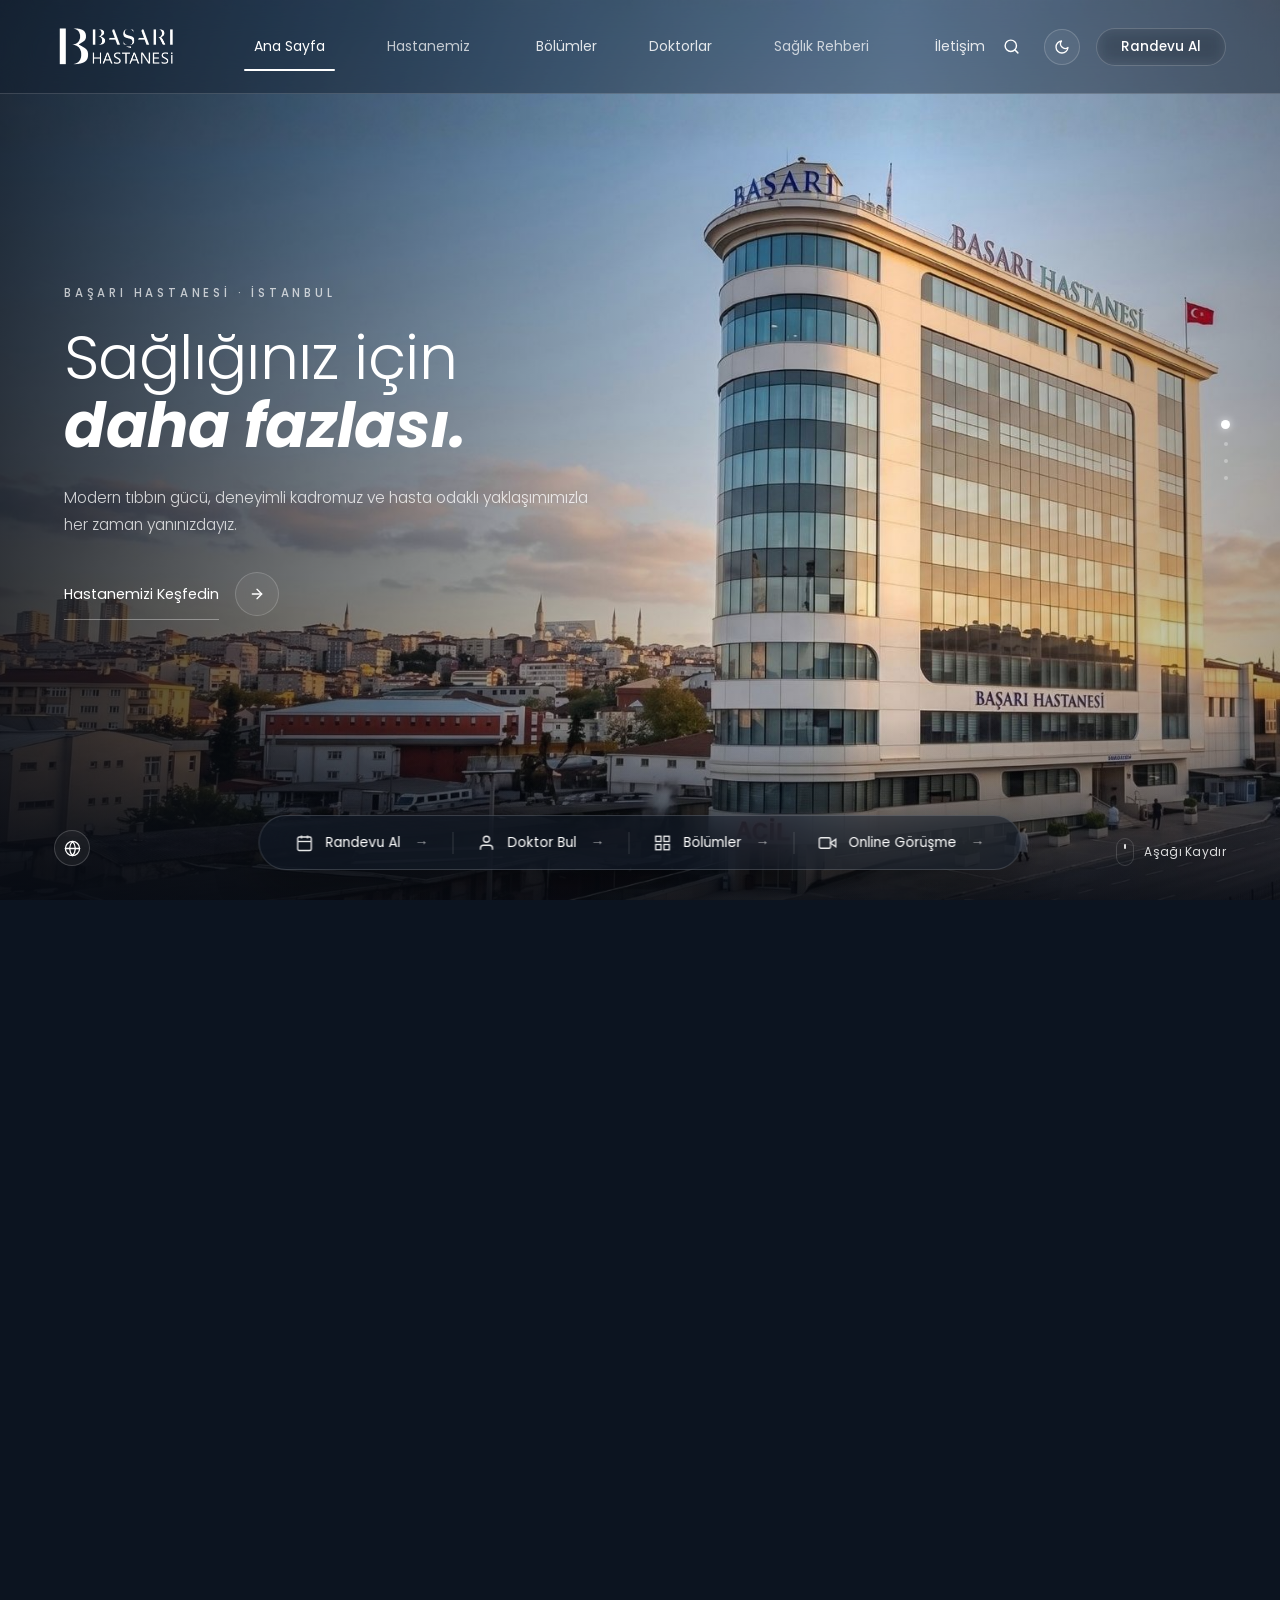
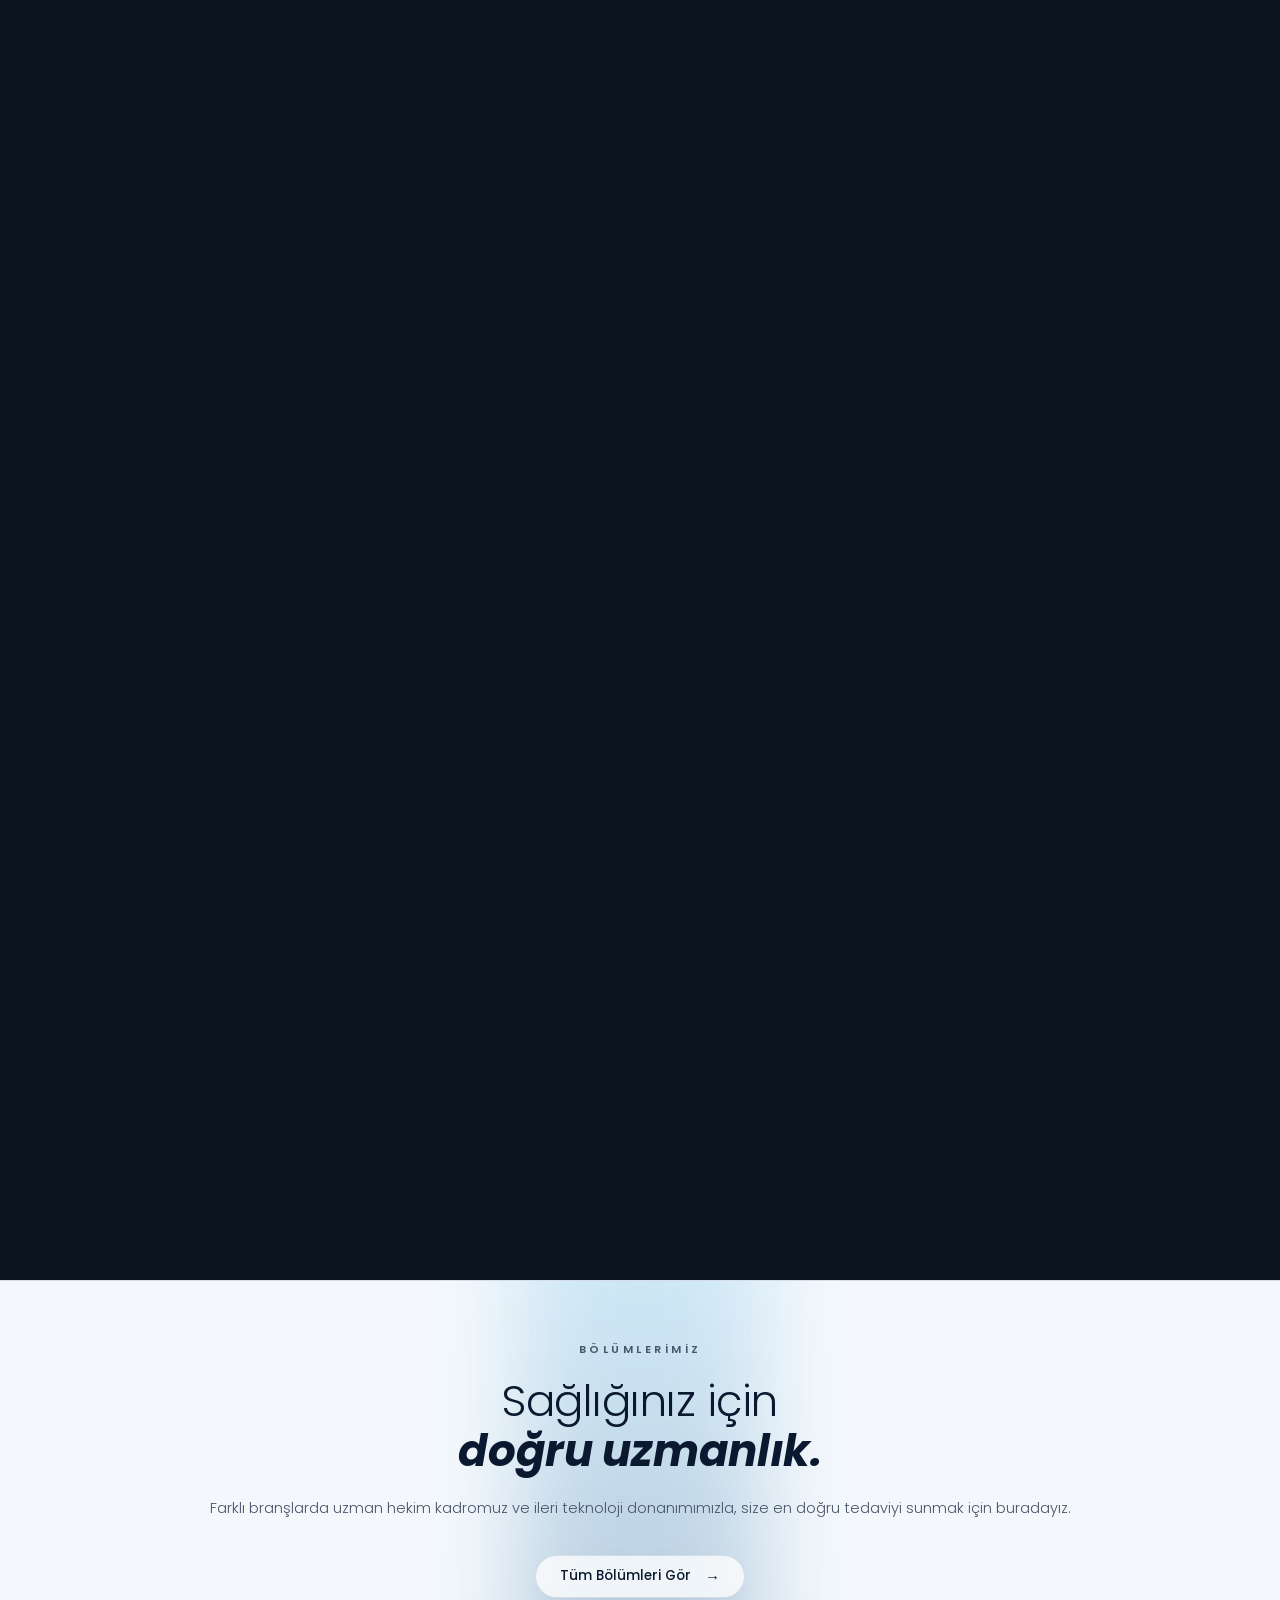
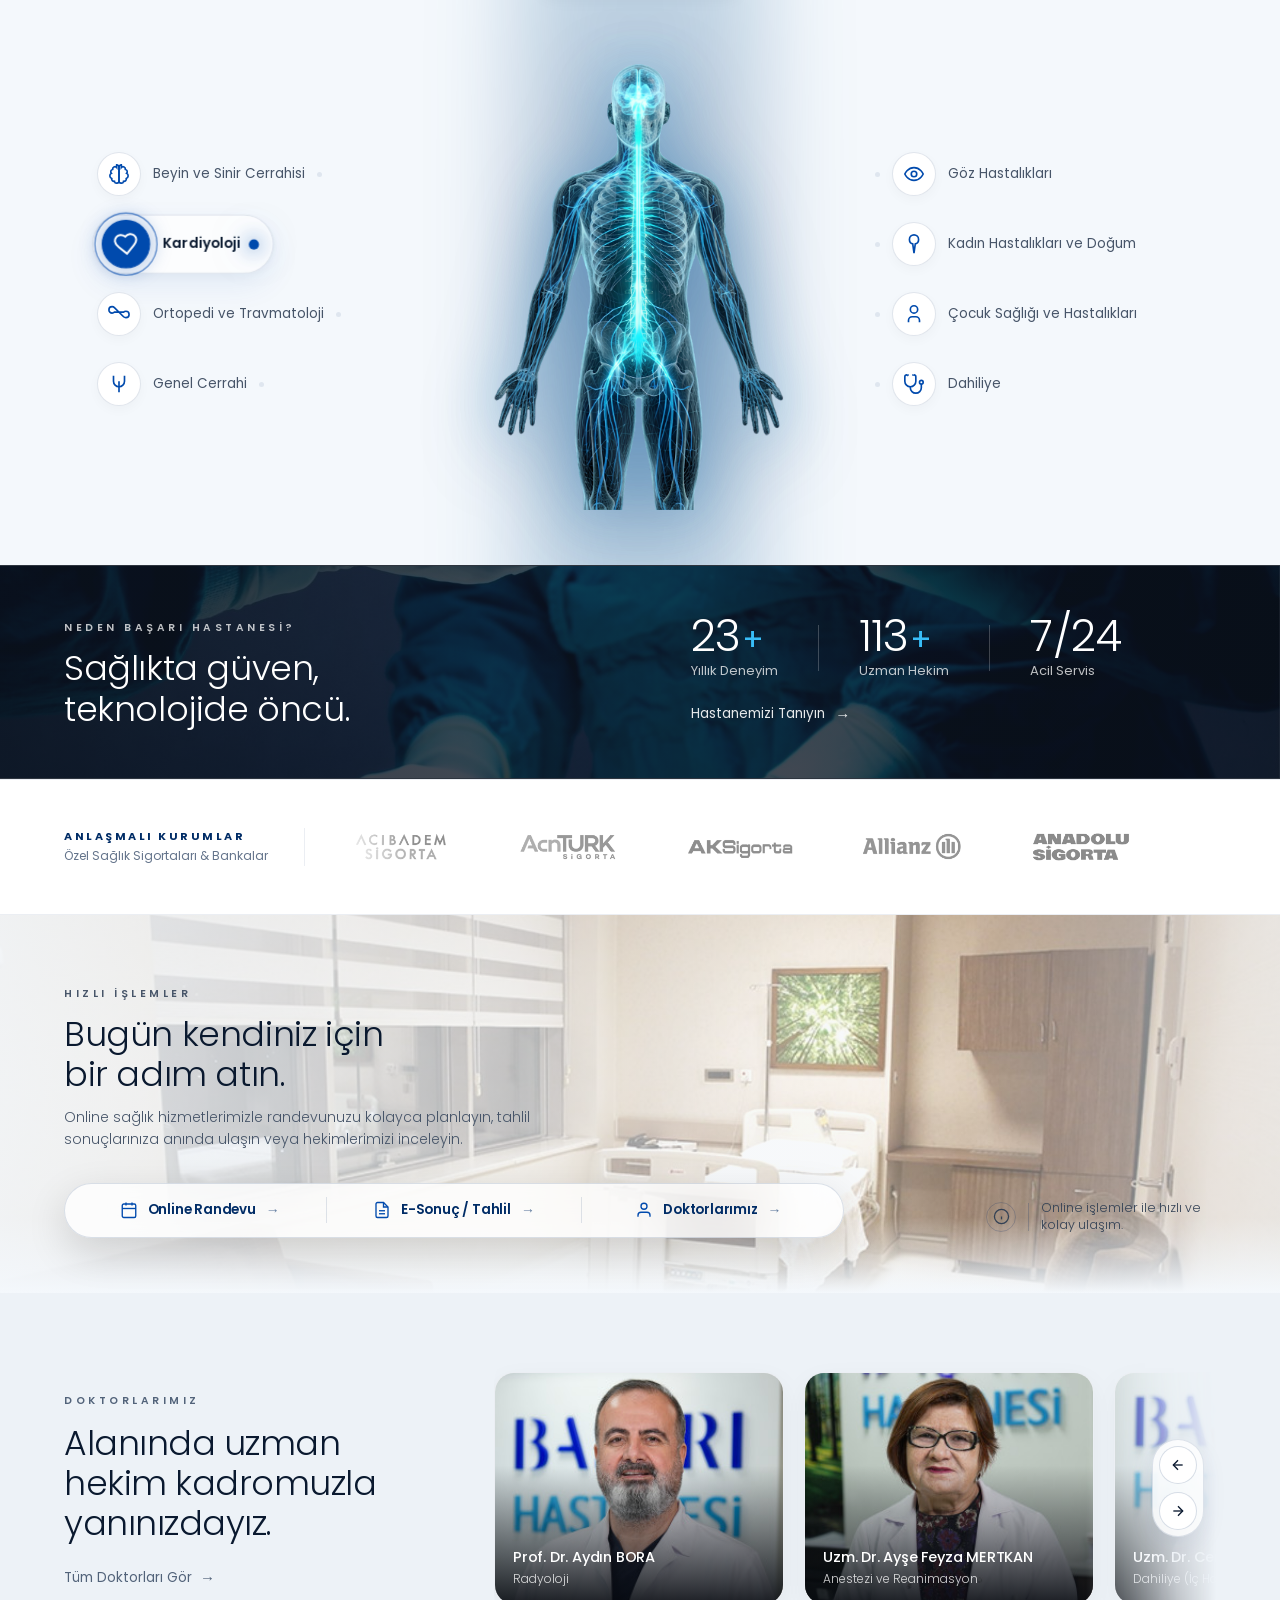
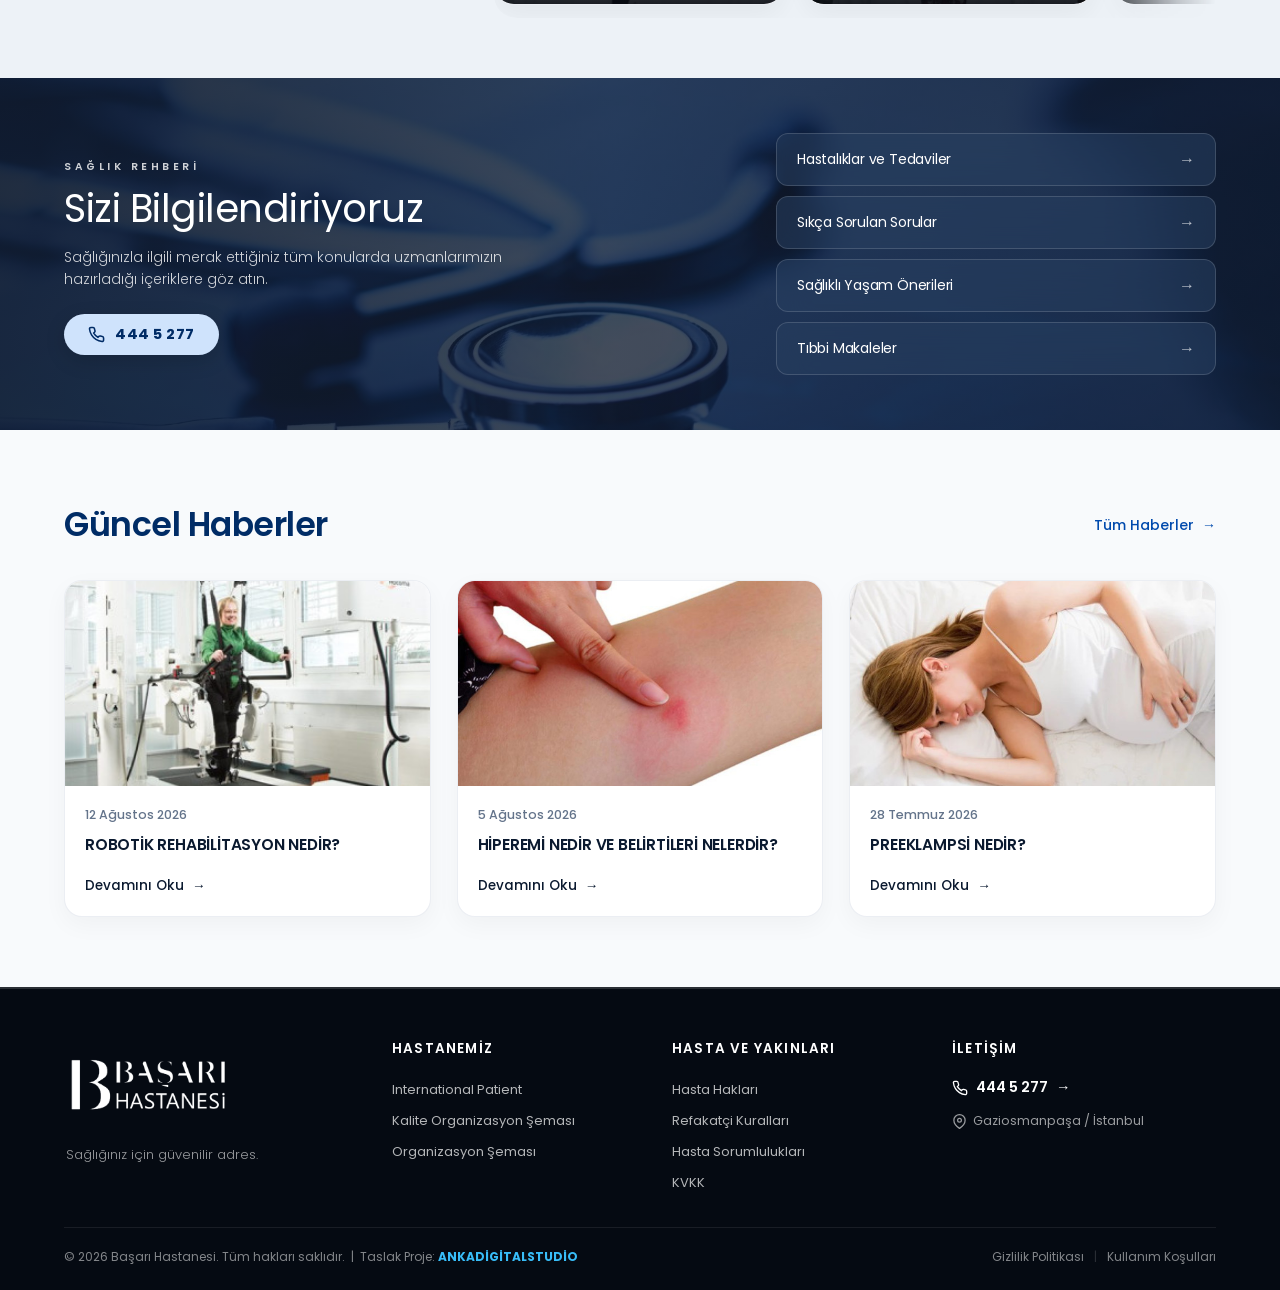
<file: index.html>
<!DOCTYPE html>
<html lang="tr" dir="ltr" data-theme="light">
<head>
  <meta charset="UTF-8">
  <meta name="viewport" content="width=device-width, initial-scale=1.0">
  <title data-i18n="page_title">Başarı Hastanesi | Sağlığınız İçin Daha Fazlası</title>
  <link rel="icon" type="image/png" href="img/favicon.png">
  
  <!-- Fontlar -->
  <link rel="preconnect" href="https://fonts.googleapis.com">
  <link rel="preconnect" href="https://fonts.gstatic.com" crossorigin>
  <link href="https://fonts.googleapis.com/css2?family=Cairo:wght@400;600;700&family=Poppins:ital,wght@0,300;0,400;0,500;0,600;0,700;1,300;1,400&display=swap" rel="stylesheet">
  
  <link rel="stylesheet" href="css/style.css">
</head>
<body>

  <!-- Preloader -->
  <div class="site-preloader" id="sitePreloader">
    <div class="glass-loader-circle"></div>
  </div>

  <!-- HEADER -->
  <header class="header" id="siteHeader">
    <div class="header-container">
      
      <!-- Logo -->
      <a href="#" class="logo-wrap">
        <img src="img/logo.png" alt="Başarı Hastanesi" class="site-logo logo-dark-mode">
        <img src="img/logo.png" alt="Başarı Hastanesi" class="site-logo logo-light-mode">
      </a>

      <!-- Navigasyon / Mobil Drawer Menü -->
      <nav class="nav-menu" id="mainNav">
        <a href="#hero" class="nav-link active" data-i18n="nav_home">Ana Sayfa</a>

        <div class="nav-item-dropdown">
          <a href="hastanemiz.html" class="nav-link" data-i18n="nav_hospital">Hastanemiz</a>
          <div class="mega-dropdown-panel simple-dropdown">
            <ul class="dropdown-links-list">
              <li><a href="hastanemiz.html#hakkimizda"><span class="link-bullet"></span> Hakkımızda</a></li>
              <li><a href="hastanemiz.html#baskan"><span class="link-bullet"></span> Başkanın Mesajı</a></li>
              <li><a href="hastanemiz.html#anlasmali-kurumlar"><span class="link-bullet"></span> Anlaşmalı Kurumlar</a></li>
              <li><a href="hastanemiz.html#ik"><span class="link-bullet"></span> İnsan Kaynakları</a></li>
              <li><a href="hastanemiz.html#galeri"><span class="link-bullet"></span> Galeri</a></li>
            </ul>
          </div>
        </div>

        <a href="#bolumler" class="nav-link" data-i18n="nav_departments">Bölümler</a>
        <a href="doktorlar.html" class="nav-link" data-i18n="nav_doctors">Doktorlar</a>

        <div class="nav-item-dropdown">
          <a href="#rehber" class="nav-link" data-i18n="nav_guide">Sağlık Rehberi</a>
          <div class="mega-dropdown-panel simple-dropdown">
            <ul class="dropdown-links-list">
              <li><a href="#haberler"><span class="link-bullet"></span> Haberler & Duyurular</a></li>
              <li><a href="#blog"><span class="link-bullet"></span> Blog</a></li>
              <li><a href="#gebe-okulu"><span class="link-bullet"></span> Gebe Okulu</a></li>
            </ul>
          </div>
        </div>

        <a href="iletisim.html" class="nav-link" data-i18n="nav_contact">İletişim</a>
      </nav>

      <!-- Header Eylemleri -->
      <div class="header-actions">
        <button class="icon-btn search-btn" id="searchBtn" aria-label="Arama">
          <svg width="17" height="17" viewBox="0 0 24 24" fill="none" stroke="currentColor" stroke-width="2" stroke-linecap="round" stroke-linejoin="round">
            <circle cx="11" cy="11" r="8"></circle>
            <line x1="21" y1="21" x2="16.65" y2="16.65"></line>
          </svg>
        </button>

        <button class="theme-circle-btn" id="themeToggle" aria-label="Tema Değiştir" title="Gece / Gündüz Modu">
          <div class="theme-icon-container">
            <svg class="mode-icon moon-icon" width="16" height="16" viewBox="0 0 24 24" fill="none" stroke="currentColor" stroke-width="2" stroke-linecap="round" stroke-linejoin="round">
              <path d="M21 12.79A9 9 0 1 1 11.21 3 7 7 0 0 0 21 12.79z"></path>
            </svg>
            <svg class="mode-icon sun-icon" width="17" height="17" viewBox="0 0 24 24" fill="none" stroke="currentColor" stroke-width="2" stroke-linecap="round" stroke-linejoin="round">
              <circle cx="12" cy="12" r="4"></circle>
              <line x1="12" y1="2" x2="12" y2="4"></line>
              <line x1="12" y1="20" x2="12" y2="22"></line>
              <line x1="4.93" y1="4.93" x2="6.34" y2="6.34"></line>
              <line x1="17.66" y1="17.66" x2="19.07" y2="19.07"></line>
              <line x1="2" y1="12" x2="4" y2="12"></line>
              <line x1="20" y1="12" x2="22" y2="12"></line>
              <line x1="4.93" y1="19.07" x2="6.34" y2="17.66"></line>
              <line x1="17.66" y1="6.34" x2="19.07" y2="4.93"></line>
            </svg>
          </div>
        </button>

        <a href="randevu.html" class="btn-appointment" data-i18n="btn_appointment">Randevu Al</a>

        <button class="mobile-toggle" id="mobileToggle" aria-label="Menü">
          <span></span><span></span><span></span>
        </button>
      </div>

    </div>
  </header>

  <!-- HERO SECTION -->
  <div class="hero-wrapper" id="heroWrapper">
    <div class="hero-sticky-stage" id="hero">
      
      <div class="hero-bg-container">
        <div class="hero-slide-bg active" data-index="0">
          <div class="bg-layer bg-theme-aware"></div>
          <div class="hero-overlay"></div>
        </div>
        <div class="hero-slide-bg" data-index="1">
          <div class="bg-layer" style="background-image: url('img/hero-bg-2.jpg');"></div>
          <div class="hero-overlay"></div>
        </div>
        <div class="hero-slide-bg" data-index="2">
          <div class="bg-layer" style="background-image: url('img/hero-bg-3.jpg');"></div>
          <div class="hero-overlay"></div>
        </div>
        <div class="hero-slide-bg" data-index="3">
          <div class="bg-layer" style="background-image: url('img/hero-bg-4.png');"></div>
          <div class="hero-overlay"></div>
        </div>
      </div>

      <div class="hero-content-container">
        <div class="text-slide active" data-index="0">
          <span class="sub-badge" data-i18n="hero_badge_1">BAŞARI HASTANESİ &nbsp;·&nbsp; İSTANBUL</span>
          <h1 class="hero-title">
            <span class="title-regular" data-i18n="hero_title_1_line1">Sağlığınız için</span>
            <em class="title-italic" data-i18n="hero_title_1_line2">daha fazlası.</em>
          </h1>
          <p class="hero-description" data-i18n="hero_desc_1">
            Modern tıbbın gücü, deneyimli kadromuz ve hasta odaklı yaklaşımımızla her zaman yanınızdayız.
          </p>
          <div class="hero-cta-wrap">
            <a href="hastanemiz.html" class="btn-explore">
              <span data-i18n="btn_discover">Hastanemizi Keşfedin</span>
              <span class="circle-arrow">
                <svg width="16" height="16" viewBox="0 0 24 24" fill="none" stroke="currentColor" stroke-width="2" stroke-linecap="round" stroke-linejoin="round">
                  <line x1="5" y1="12" x2="19" y2="12"></line>
                  <polyline points="12 5 19 12 12 19"></polyline>
                </svg>
              </span>
            </a>
          </div>
        </div>

        <div class="text-slide" data-index="1">
          <span class="sub-badge" data-i18n="hero_badge_2">İLERİ TIP TEKNOLOJİSİ &nbsp;·&nbsp; İSTANBUL</span>
          <h1 class="hero-title">
            <span class="title-regular" data-i18n="hero_title_2_line1">Gelişmiş tanı ve</span>
            <em class="title-italic" data-i18n="hero_title_2_line2">robotik cerrahi.</em>
          </h1>
          <p class="hero-description" data-i18n="hero_desc_2">
            Yapay zeka destekli görüntüleme altyapımızla erken teşhis ve güvenli cerrahi çözümleri.
          </p>
          <div class="hero-cta-wrap">
            <a href="#hastanemiz" class="btn-explore">
              <span data-i18n="btn_discover">Hastanemizi Keşfedin</span>
              <span class="circle-arrow">
                <svg width="16" height="16" viewBox="0 0 24 24" fill="none" stroke="currentColor" stroke-width="2" stroke-linecap="round" stroke-linejoin="round">
                  <line x1="5" y1="12" x2="19" y2="12"></line>
                  <polyline points="12 5 19 12 12 19"></polyline>
                </svg>
              </span>
            </a>
          </div>
        </div>

        <div class="text-slide" data-index="2">
          <span class="sub-badge" data-i18n="hero_badge_3">UZMAN HEKİM KADROSU &nbsp;·&nbsp; İSTANBUL</span>
          <h1 class="hero-title">
            <span class="title-regular" data-i18n="hero_title_3_line1">Sağlığınız için</span>
            <em class="title-italic" data-i18n="hero_title_3_line2">en doğru adres.</em>
          </h1>
          <p class="hero-description" data-i18n="hero_desc_3">
            45 farklı branşta uluslararası akreditasyon standartlarına sahip hekim kadromuz 7/24 yanınızda.
          </p>
          <div class="hero-cta-wrap">
            <a href="#hastanemiz" class="btn-explore">
              <span data-i18n="btn_discover">Hastanemizi Keşfedin</span>
              <span class="circle-arrow">
                <svg width="16" height="16" viewBox="0 0 24 24" fill="none" stroke="currentColor" stroke-width="2" stroke-linecap="round" stroke-linejoin="round">
                  <line x1="5" y1="12" x2="19" y2="12"></line>
                  <polyline points="12 5 19 12 12 19"></polyline>
                </svg>
              </span>
            </a>
          </div>
        </div>

        <div class="text-slide" data-index="3">
          <span class="sub-badge" data-i18n="hero_badge_4">7/24 KESİNTİSİZ HİZMET &nbsp;·&nbsp; İSTANBUL</span>
          <h1 class="hero-title">
            <span class="title-regular" data-i18n="hero_title_4_line1">Her anınızda</span>
            <em class="title-italic" data-i18n="hero_title_4_line2">güvenle yanınızda.</em>
          </h1>
          <p class="hero-description" data-i18n="hero_desc_4">
            Tam donanımlı acil servisimiz ve ileri yoğun bakım ünitelerimizle kesintisiz sağlık güvencesi.
          </p>
          <div class="hero-cta-wrap">
            <a href="#hastanemiz" class="btn-explore">
              <span data-i18n="btn_discover">Hastanemizi Keşfedin</span>
              <span class="circle-arrow">
                <svg width="16" height="16" viewBox="0 0 24 24" fill="none" stroke="currentColor" stroke-width="2" stroke-linecap="round" stroke-linejoin="round">
                  <line x1="5" y1="12" x2="19" y2="12"></line>
                  <polyline points="12 5 19 12 12 19"></polyline>
                </svg>
              </span>
            </a>
          </div>
        </div>
      </div>

      <!-- Slayt Noktaları -->
      <div class="hero-dots-nav" id="glowDotsTracker">
        <button class="micro-dot active" data-slide="0" aria-label="Slayt 1"></button>
        <button class="micro-dot" data-slide="1" aria-label="Slayt 2"></button>
        <button class="micro-dot" data-slide="2" aria-label="Slayt 3"></button>
        <button class="micro-dot" data-slide="3" aria-label="Slayt 4"></button>
      </div>

      <!-- Hızlı Erişim Dock -->
      <div class="quick-access-dock" id="hizli-menu">
        <a href="randevu.html" class="dock-item">
          <div class="dock-icon">
            <svg width="18" height="18" viewBox="0 0 24 24" fill="none" stroke="currentColor" stroke-width="1.8">
              <rect x="3" y="4" width="18" height="18" rx="2" ry="2"></rect>
              <line x1="16" y1="2" x2="16" y2="6"></line>
              <line x1="8" y1="2" x2="8" y2="6"></line>
              <line x1="3" y1="10" x2="21" y2="10"></line>
            </svg>
          </div>
          <span class="dock-text" data-i18n="dock_appointment">Randevu Al</span>
          <span class="dock-arrow">→</span>
        </a>

        <div class="dock-separator"></div>

        <a href="doktorlar.html" class="dock-item">
          <div class="dock-icon">
            <svg width="18" height="18" viewBox="0 0 24 24" fill="none" stroke="currentColor" stroke-width="1.8">
              <path d="M20 21v-2a4 4 0 0 0-4-4H8a4 4 0 0 0-4 4v2"></path>
              <circle cx="12" cy="7" r="4"></circle>
            </svg>
          </div>
          <span class="dock-text" data-i18n="dock_find_doctor">Doktor Bul</span>
          <span class="dock-arrow">→</span>
        </a>

        <div class="dock-separator"></div>

        <a href="#bolumler" class="dock-item">
          <div class="dock-icon">
            <svg width="18" height="18" viewBox="0 0 24 24" fill="none" stroke="currentColor" stroke-width="1.8">
              <rect x="3" y="3" width="7" height="7"></rect>
              <rect x="14" y="3" width="7" height="7"></rect>
              <rect x="14" y="14" width="7" height="7"></rect>
              <rect x="3" y="14" width="7" height="7"></rect>
            </svg>
          </div>
          <span class="dock-text" data-i18n="dock_departments">Bölümler</span>
          <span class="dock-arrow">→</span>
        </a>

        <div class="dock-separator"></div>

        <a href="#telehealth" class="dock-item">
          <div class="dock-icon">
            <svg width="18" height="18" viewBox="0 0 24 24" fill="none" stroke="currentColor" stroke-width="1.8">
              <polygon points="23 7 16 12 23 17 23 7"></polygon>
              <rect x="1" y="5" width="15" height="14" rx="2" ry="2"></rect>
            </svg>
          </div>
          <span class="dock-text" data-i18n="dock_online">Online Görüşme</span>
          <span class="dock-arrow">→</span>
        </a>
      </div>

      <!-- Dil Seçimi (Sol Alt) -->
      <div class="hero-bottom-left-lang">
        <div class="corner-lang-dropdown">
          <button class="corner-lang-btn" id="cornerLangBtn" aria-label="Language / Dil Seçimi">
            <svg width="17" height="17" viewBox="0 0 24 24" fill="none" stroke="currentColor" stroke-width="1.8" stroke-linecap="round" stroke-linejoin="round">
              <circle cx="12" cy="12" r="10"></circle>
              <line x1="2" y1="12" x2="22" y2="12"></line>
              <path d="M12 2a15.3 15.3 0 0 1 4 10 15.3 15.3 0 0 1-4 10 15.3 15.3 0 0 1-4-10 15.3 15.3 0 0 1 4-10z"></path>
            </svg>
          </button>
          
          <ul class="corner-lang-menu" id="cornerLangMenu">
            <li data-lang="tr" class="active">🇹🇷 Türkçe</li>
            <li data-lang="en">🇬🇧 English</li>
            <li data-lang="ar">🇸🇦 العربية</li>
            <li data-lang="fa">🇮🇷 فارسی</li>
          </ul>
        </div>
      </div>

      <!-- Scroll Aşağı (Sağ Alt) -->
      <div class="hero-bottom-right-scroll" id="scrollDownBtn">
        <div class="mouse-icon">
          <span class="wheel"></span>
        </div>
        <span class="scroll-text" data-i18n="scroll_down">Aşağı Kaydır</span>
      </div>

    </div>
  </div>

  <!-- Arama Modalı -->
  <div class="search-modal" id="searchModal">
    <div class="search-backdrop" id="modalCloseBackdrop"></div>
    <div class="search-box">
      <div class="search-input-wrap">
        <svg width="20" height="20" viewBox="0 0 24 24" fill="none" stroke="currentColor" stroke-width="2"><circle cx="11" cy="11" r="8"></circle><line x1="21" y1="21" x2="16.65" y2="16.65"></line></svg>
        <input type="text" id="searchInput" placeholder="Bölüm, hekim veya test arayın..." data-i18n-ph="search_placeholder">
        <button class="modal-close" id="modalCloseBtn">✕</button>
      </div>
    </div>
  </div>

  <!-- BÖLÜMLERİMİZ (ANATOMİ) -->
  <section class="departments-section" id="bolumler">
    <div class="dept-container">
      <div class="dept-intro-col">
        <span class="dept-badge" data-i18n="dept_badge">BÖLÜMLERİMİZ</span>
        <h2 class="dept-title">
          <span class="title-regular" data-i18n="dept_title_line1">Sağlığınız için</span>
          <em class="title-italic" data-i18n="dept_title_line2">doğru uzmanlık.</em>
        </h2>
        <p class="dept-desc" data-i18n="dept_desc">
          Farklı branşlarda uzman hekim kadromuz ve ileri teknoloji donanımımızla, size en doğru tedaviyi sunmak için buradayız.
        </p>
        <div class="dept-cta-wrap">
          <a href="#all-departments" class="btn-all-depts">
            <span data-i18n="btn_all_departments">Tüm Bölümleri Gör</span>
            <span class="dept-arrow-circle">→</span>
          </a>
        </div>
      </div>

      <div class="dept-interactive-stage">
        <div class="dept-list-col dept-col-left">
          <div class="dept-card" data-target="brain">
            <div class="dept-icon-circle">
              <svg width="22" height="22" viewBox="0 0 24 24" fill="none" stroke="currentColor" stroke-width="1.8"><path d="M9.5 2A2.5 2.5 0 0 1 12 4.5v15a2.5 2.5 0 0 1-4.96.44 2.5 2.5 0 0 1-2.96-3.08 3 3 0 0 1-.34-5.58 2.5 2.5 0 0 1 1.32-4.24 2.5 2.5 0 0 1 4.44-2.04z"></path><path d="M14.5 2A2.5 2.5 0 0 0 12 4.5v15a2.5 2.5 0 0 0 4.96.44 2.5 2.5 0 0 0 2.96-3.08 3 3 0 0 0 .34-5.58 2.5 2.5 0 0 0-1.32-4.24 2.5 2.5 0 0 0-4.44-2.04z"></path></svg>
            </div>
            <span class="dept-name" data-i18n="dept_brain">Beyin ve Sinir Cerrahisi</span>
            <span class="dept-connector-dot"></span>
          </div>

          <div class="dept-card" data-target="heart">
            <div class="dept-icon-circle">
              <svg width="22" height="22" viewBox="0 0 24 24" fill="none" stroke="currentColor" stroke-width="1.8"><path d="M19 14c1.49-1.46 3-3.21 3-5.5A5.5 5.5 0 0 0 16.5 3c-1.76 0-3 .5-4.5 2-1.5-1.5-2.74-2-4.5-2A5.5 5.5 0 0 0 2 8.5c0 2.3 1.5 4.05 3 5.5l7 7Z"></path></svg>
            </div>
            <span class="dept-name" data-i18n="dept_cardio">Kardiyoloji</span>
            <span class="dept-connector-dot"></span>
          </div>

          <div class="dept-card" data-target="ortho">
            <div class="dept-icon-circle">
              <svg width="22" height="22" viewBox="0 0 24 24" fill="none" stroke="currentColor" stroke-width="1.8"><path d="M17 10c.7-.7 1.6-1 2.5-1a3.5 3.5 0 0 1 0 7c-.9 0-1.8-.3-2.5-1l-10-10C6.3 4.3 5.4 4 4.5 4A3.5 3.5 0 0 0 4.5 11c.9 0 1.8-.3 2.5-1z"></path></svg>
            </div>
            <span class="dept-name" data-i18n="dept_ortho">Ortopedi ve Travmatoloji</span>
            <span class="dept-connector-dot"></span>
          </div>

          <div class="dept-card" data-target="surgery">
            <div class="dept-icon-circle">
              <svg width="22" height="22" viewBox="0 0 24 24" fill="none" stroke="currentColor" stroke-width="1.8"><path d="M6 3v6a6 6 0 0 0 12 0V3"></path><line x1="12" y1="9" x2="12" y2="21"></line></svg>
            </div>
            <span class="dept-name" data-i18n="dept_surgery">Genel Cerrahi</span>
            <span class="dept-connector-dot"></span>
          </div>
        </div>

        <div class="dept-body-model-wrap">
          <img src="img/human-body.png" alt="İnsan Anatomisi" class="human-body-img">
          <div class="body-hotspot hotspot-brain" data-dept="brain"></div>
          <div class="body-hotspot hotspot-eye" data-dept="eye"></div>
          <div class="body-hotspot hotspot-heart" data-dept="heart"></div>
          <div class="body-hotspot hotspot-internal" data-dept="internal"></div>
          <div class="body-hotspot hotspot-surgery" data-dept="surgery"></div>
          <div class="body-hotspot hotspot-obgyn" data-dept="obgyn"></div>
          <div class="body-hotspot hotspot-ortho" data-dept="ortho"></div>
          <div class="body-hotspot hotspot-pediatric" data-dept="pediatric"></div>
          <div class="body-glow-backdrop"></div>
        </div>

        <div class="dept-list-col dept-col-right">
          <div class="dept-card" data-target="eye">
            <span class="dept-connector-dot"></span>
            <div class="dept-icon-circle">
              <svg width="22" height="22" viewBox="0 0 24 24" fill="none" stroke="currentColor" stroke-width="1.8"><path d="M2 12s3-7 10-7 10 7 10 7-3 7-10 7-10-7-10-7Z"></path><circle cx="12" cy="12" r="3"></circle></svg>
            </div>
            <span class="dept-name" data-i18n="dept_eye">Göz Hastalıkları</span>
          </div>

          <div class="dept-card" data-target="obgyn">
            <span class="dept-connector-dot"></span>
            <div class="dept-icon-circle">
              <svg width="22" height="22" viewBox="0 0 24 24" fill="none" stroke="currentColor" stroke-width="1.8"><path d="M12 2a5 5 0 0 1 5 5c0 2.3-1.5 4.3-3.6 4.9L12 22l-1.4-10.1C8.5 11.3 7 9.3 7 7a5 5 0 0 1 5-5z"></path></svg>
            </div>
            <span class="dept-name" data-i18n="dept_obgyn">Kadın Hastalıkları ve Doğum</span>
          </div>

          <div class="dept-card" data-target="pediatric">
            <span class="dept-connector-dot"></span>
            <div class="dept-icon-circle">
              <svg width="22" height="22" viewBox="0 0 24 24" fill="none" stroke="currentColor" stroke-width="1.8"><circle cx="12" cy="7" r="4"></circle><path d="M6 21v-2a4 4 0 0 1 4-4h4a4 4 0 0 1 4 4v2"></path></svg>
            </div>
            <span class="dept-name" data-i18n="dept_pediatric">Çocuk Sağlığı ve Hastalıkları</span>
          </div>

          <div class="dept-card" data-target="internal">
            <span class="dept-connector-dot"></span>
            <div class="dept-icon-circle">
              <svg width="22" height="22" viewBox="0 0 24 24" fill="none" stroke="currentColor" stroke-width="1.8"><path d="M4.8 2.3A.3.3 0 1 0 5 2H4a2 2 0 0 0-2 2v5a6 6 0 0 0 6 6v0a6 6 0 0 0 6-6V4a2 2 0 0 0-2-2h-1a.2.2 0 1 0 .3.3"></path><path d="M8 15v1a6 6 0 0 0 6 6v0a6 6 0 0 0 6-6v-4"></path><circle cx="20" cy="10" r="2"></circle></svg>
            </div>
            <span class="dept-name" data-i18n="dept_internal">Dahiliye</span>
          </div>
        </div>
      </div>
    </div>
  </section>

  <!-- NEDEN BAŞARI -->
  <section class="values-section" id="hastanemiz">
    <div class="values-bg-container">
      <div class="values-bg-layer" style="background-image: url('img/surgery-bg.jpg');"></div>
      <div class="values-overlay"></div>
    </div>
    <div class="values-container">
      <div class="values-left-col">
        <span class="values-badge" data-i18n="val_badge">NEDEN BAŞARI HASTANESİ?</span>
        <h2 class="values-title">
          <span class="title-regular" data-i18n="val_title_line1">Sağlıkta güven,</span>
          <span class="title-regular" data-i18n="val_title_line2">teknolojide öncü.</span>
        </h2>
      </div>
      <div class="values-right-col">
        <div class="values-stats-grid">
          <div class="stat-item">
            <div class="stat-number"><span class="counter" data-target="25">0</span><span class="stat-suffix">+</span></div>
            <div class="stat-label" data-i18n="val_stat_1">Yıllık Deneyim</div>
          </div>
          <div class="stat-divider"></div>
          <div class="stat-item">
            <div class="stat-number"><span class="counter" data-target="120">0</span><span class="stat-suffix">+</span></div>
            <div class="stat-label" data-i18n="val_stat_2">Uzman Hekim</div>
          </div>
          <div class="stat-divider"></div>
          <div class="stat-item stat-item-pulse">
            <div class="stat-number stat-247">7/24</div>
            <div class="stat-label" data-i18n="val_stat_3">Acil Servis</div>
          </div>
        </div>
        <div class="values-link-wrap">
          <a href="#about-hospital" class="values-explore-link">
            <span data-i18n="val_link_about">Hastanemizi Tanıyın</span>
            <span class="values-link-arrow">→</span>
          </a>
        </div>
      </div>
    </div>
  </section>

  <!-- ANLAŞMALI KURUMLAR -->
  <section class="partners-section" id="anlasmali-kurumlar">
    <div class="partners-container">
      <div class="partners-label-wrap">
        <span class="partners-badge" data-i18n="partners_badge">ANLAŞMALI KURUMLAR</span>
        <span class="partners-sub" data-i18n="partners_sub">Özel Sağlık Sigortaları & Bankalar</span>
      </div>
      <div class="partners-divider"></div>
      <div class="partners-marquee-viewport">
        <div class="partners-track">
          <div class="partner-item"><img src="img/anlasmali/1.png" alt="Anlaşmalı Kurum" class="partner-logo"></div>
          <div class="partner-item"><img src="img/anlasmali/2.png" alt="Anlaşmalı Kurum" class="partner-logo"></div>
          <div class="partner-item"><img src="img/anlasmali/3.png" alt="Anlaşmalı Kurum" class="partner-logo"></div>
          <div class="partner-item"><img src="img/anlasmali/4.png" alt="Anlaşmalı Kurum" class="partner-logo"></div>
          <div class="partner-item"><img src="img/anlasmali/5.png" alt="Anlaşmalı Kurum" class="partner-logo"></div>
          <div class="partner-item"><img src="img/anlasmali/6.png" alt="Anlaşmalı Kurum" class="partner-logo"></div>
          <div class="partner-item" aria-hidden="true"><img src="img/anlasmali/1.png" alt="" class="partner-logo"></div>
          <div class="partner-item" aria-hidden="true"><img src="img/anlasmali/2.png" alt="" class="partner-logo"></div>
          <div class="partner-item" aria-hidden="true"><img src="img/anlasmali/3.png" alt="" class="partner-logo"></div>
          <div class="partner-item" aria-hidden="true"><img src="img/anlasmali/4.png" alt="" class="partner-logo"></div>
        </div>
      </div>
    </div>
  </section>

  <!-- HIZLI HİZMET -->
  <section class="appointment-section" id="appointment">
    <div class="appt-bg-container">
      <div class="appt-bg-layer"></div>
      <div class="appt-overlay"></div>
    </div>
    <div class="appt-container">
      <div class="appt-intro">
        <span class="appt-badge" data-i18n="appt_badge">HIZLI İŞLEMLER</span>
        <h2 class="appt-title">
          <span class="title-regular" data-i18n="appt_title_line1">Bugün kendiniz için</span>
          <span class="title-regular" data-i18n="appt_title_line2">bir adım atın.</span>
        </h2>
        <p class="appt-desc" data-i18n="appt_desc">
          Online sağlık hizmetlerimizle randevunuzu kolayca planlayın, tahlil sonuçlarınıza anında ulaşın veya hekimlerimizi inceleyin.
        </p>
      </div>
      <div class="appt-bottom-row">
        <div class="appt-glass-bar">
          <a href="randevu.html" class="appt-service-btn">
            <div class="appt-service-icon">
              <svg width="18" height="18" viewBox="0 0 24 24" fill="none" stroke="currentColor" stroke-width="1.8"><rect x="3" y="4" width="18" height="18" rx="2" ry="2"></rect><line x1="16" y1="2" x2="16" y2="6"></line><line x1="8" y1="2" x2="8" y2="6"></line><line x1="3" y1="10" x2="21" y2="10"></line></svg>
            </div>
            <span class="appt-service-text" data-i18n="srv_appointment">Online Randevu</span>
            <span class="appt-service-arrow">→</span>
          </a>
          <div class="appt-divider"></div>
          <a href="#e-sonuc" class="appt-service-btn">
            <div class="appt-service-icon">
              <svg width="18" height="18" viewBox="0 0 24 24" fill="none" stroke="currentColor" stroke-width="1.8"><path d="M14 2H6a2 2 0 0 0-2 2v16a2 2 0 0 0 2 2h12a2 2 0 0 0 2-2V8z"></path><polyline points="14 2 14 8 20 8"></polyline><line x1="16" y1="13" x2="8" y2="13"></line><line x1="16" y1="17" x2="8" y2="17"></line></svg>
            </div>
            <span class="appt-service-text" data-i18n="srv_results">E-Sonuç / Tahlil</span>
            <span class="appt-service-arrow">→</span>
          </a>
          <div class="appt-divider"></div>
          <a href="#doktorlar" class="appt-service-btn">
            <div class="appt-service-icon">
              <svg width="18" height="18" viewBox="0 0 24 24" fill="none" stroke="currentColor" stroke-width="1.8"><path d="M20 21v-2a4 4 0 0 0-4-4H8a4 4 0 0 0-4 4v2"></path><circle cx="12" cy="7" r="4"></circle></svg>
            </div>
            <span class="appt-service-text" data-i18n="srv_doctors">Doktorlarımız</span>
            <span class="appt-service-arrow">→</span>
          </a>
        </div>
        <div class="appt-info-badge">
          <div class="appt-info-icon">
            <svg width="17" height="17" viewBox="0 0 24 24" fill="none" stroke="currentColor" stroke-width="1.8"><circle cx="12" cy="12" r="10"></circle><line x1="12" y1="16" x2="12" y2="12"></line><line x1="12" y1="8" x2="12.01" y2="8"></line></svg>
          </div>
          <div class="appt-info-divider"></div>
          <p class="appt-info-text" data-i18n="appt_info_badge">Online işlemler ile hızlı ve kolay ulaşım.</p>
        </div>
      </div>
    </div>
  </section>

  <!-- DOKTORLARIMIZ -->
  <section class="doctors-section" id="doktorlar">
    <div class="doctors-container">
      <div class="doctors-left-col">
        <span class="doctors-badge" data-i18n="doc_badge">DOKTORLARIMIZ</span>
        <h2 class="doctors-title">
          <span class="title-regular" data-i18n="doc_title_line1">Alanında uzman</span>
          <span class="title-regular" data-i18n="doc_title_line2">hekim kadromuzla</span>
          <span class="title-regular" data-i18n="doc_title_line3">yanınızdayız.</span>
        </h2>
        <div class="doctors-link-wrap">
          <a href="#all-doctors" class="doctors-all-link">
            <span data-i18n="doc_all_link">Tüm Doktorları Gör</span>
            <span class="doc-link-arrow">→</span>
          </a>
        </div>
      </div>
      <div class="doctors-right-col">
        <div class="doctors-slider-viewport">
          <div class="doctors-cards-track" id="doctorCardsTrack"></div>
        </div>
        <div class="doctor-slider-nav">
          <button class="doctor-slider-arrow prev" id="doctorPrevBtn" aria-label="Önceki Doktorlar">
            <svg width="20" height="20" viewBox="0 0 24 24" fill="none" stroke="currentColor" stroke-width="2"><line x1="19" y1="12" x2="5" y2="12"></line><polyline points="12 19 5 12 12 5"></polyline></svg>
          </button>
          <button class="doctor-slider-arrow next" id="doctorNextBtn" aria-label="Sonraki Doktorlar">
            <svg width="20" height="20" viewBox="0 0 24 24" fill="none" stroke="currentColor" stroke-width="2"><line x1="5" y1="12" x2="19" y2="12"></line><polyline points="12 5 19 12 12 19"></polyline></svg>
          </button>
        </div>
      </div>
    </div>
  </section>

  <!-- SAĞLIK REHBERİ -->
  <section class="guide-section" id="rehber">
    <div class="guide-bg-container">
      <div class="guide-bg-layer" style="background-image: url('img/cta-bg.jpg');"></div>
      <div class="guide-overlay"></div>
    </div>
    <div class="guide-container">
      <div class="guide-left-col">
        <span class="guide-badge" data-i18n="guide_badge">SAĞLIK REHBERİ</span>
        <h2 class="guide-title" data-i18n="guide_title">Sizi Bilgilendiriyoruz</h2>
        <p class="guide-desc" data-i18n="guide_desc">Sağlığınızla ilgili merak ettiğiniz tüm konularda uzmanlarımızın hazırladığı içeriklere göz atın.</p>
        <div class="guide-cta-wrap">
          <a href="tel:4445277" class="btn-guide-explore">
            <span class="guide-phone-icon">
              <svg width="17" height="17" viewBox="0 0 24 24" fill="none" stroke="currentColor" stroke-width="2.2"><path d="M22 16.92v3a2 2 0 0 1-2.18 2 19.79 19.79 0 0 1-8.63-3.07 19.5 19.5 0 0 1-6-6 19.79 19.79 0 0 1-3.07-8.67A2 2 0 0 1 4.11 2h3a2 2 0 0 1 2 1.72 12.84 12.84 0 0 0 .7 2.81 2 2 0 0 1-.45 2.11L8.09 9.91a16 16 0 0 0 6 6l1.27-1.27a2 2 0 0 1 2.11-.45 12.84 12.84 0 0 0 2.81.7A2 2 0 0 1 22 16.92z"></path></svg>
            </span>
            <span class="guide-phone-number">444 5 277</span>
          </a>
        </div>
      </div>
      <div class="guide-right-col">
        <div class="guide-links-list">
          <a href="#diseases" class="guide-item-card">
            <span class="guide-item-text" data-i18n="guide_link_1">Hastalıklar ve Tedaviler</span>
            <span class="guide-item-arrow">→</span>
          </a>
          <a href="#faq" class="guide-item-card">
            <span class="guide-item-text" data-i18n="guide_link_2">Sıkça Sorulan Sorular</span>
            <span class="guide-item-arrow">→</span>
          </a>
          <a href="#healthy-life" class="guide-item-card">
            <span class="guide-item-text" data-i18n="guide_link_3">Sağlıklı Yaşam Önerileri</span>
            <span class="guide-item-arrow">→</span>
          </a>
          <a href="#articles" class="guide-item-card">
            <span class="guide-item-text" data-i18n="guide_link_4">Tıbbi Makaleler</span>
            <span class="guide-item-arrow">→</span>
          </a>
        </div>
      </div>
    </div>
  </section>

  <!-- HABERLER -->
  <section class="news-section" id="haberler">
    <div class="news-container">
      <div class="news-header-row">
        <h2 class="news-main-title" data-i18n="news_main_title">Güncel Haberler</h2>
        <a href="#all-news" class="news-view-all">
          <span data-i18n="news_view_all">Tüm Haberler</span>
          <span class="news-arrow">→</span>
        </a>
      </div>
      <div class="news-cards-grid">
        <article class="news-card">
          <div class="news-thumb-wrap"><img src="img/blog-1.jpg" alt="Haber" class="news-thumb"></div>
          <div class="news-body">
            <time class="news-date">12 Ağustos 2026</time>
            <h3 class="news-card-title" data-i18n="news_title_1">ROBOTİK REHABİLİTASYON NEDİR?</h3>
            <a href="#news-detail-1" class="news-read-more"><span data-i18n="news_read_more">Devamını Oku</span><span class="read-arrow">→</span></a>
          </div>
        </article>
        <article class="news-card">
          <div class="news-thumb-wrap"><img src="img/blog-2.jpg" alt="Haber" class="news-thumb"></div>
          <div class="news-body">
            <time class="news-date">5 Ağustos 2026</time>
            <h3 class="news-card-title" data-i18n="news_title_2">HİPEREMİ NEDİR VE BELİRTİLERİ NELERDİR?</h3>
            <a href="#news-detail-2" class="news-read-more"><span data-i18n="news_read_more">Devamını Oku</span><span class="read-arrow">→</span></a>
          </div>
        </article>
        <article class="news-card">
          <div class="news-thumb-wrap"><img src="img/blog-3.jpg" alt="Haber" class="news-thumb"></div>
          <div class="news-body">
            <time class="news-date">28 Temmuz 2026</time>
            <h3 class="news-card-title" data-i18n="news_title_3">PREEKLAMPSİ NEDİR?</h3>
            <a href="#news-detail-3" class="news-read-more"><span data-i18n="news_read_more">Devamını Oku</span><span class="read-arrow">→</span></a>
          </div>
        </article>
      </div>
    </div>
  </section>

  <!-- FOOTER -->
  <footer class="site-footer" id="iletisim">
    <div class="footer-container">
      <div class="footer-columns-row">
        <div class="footer-col brand-col">
          <img src="img/logo.png" alt="Başarı Hastanesi" class="footer-logo">
          <p class="footer-brand-desc">Sağlığınız için güvenilir adres.</p>
        </div>
        <div class="footer-col">
          <h4 class="footer-col-title">HASTANEMİZ</h4>
          <ul class="footer-sub-links">
            <li><a href="https://www.basarihospital.com/">International Patient</a></li>
            <li><a href="#kalite">Kalite Organizasyon Şeması</a></li>
            <li><a href="#organizasyon">Organizasyon Şeması</a></li>
          </ul>
        </div>
        <div class="footer-col">
          <h4 class="footer-col-title">HASTA VE YAKINLARI</h4>
          <ul class="footer-sub-links">
            <li><a href="#hasta-haklari">Hasta Hakları</a></li>
            <li><a href="#refakatci">Refakatçi Kuralları</a></li>
            <li><a href="#sorumluluklar">Hasta Sorumlulukları</a></li>
            <li><a href="#kvkk">KVKK</a></li>
          </ul>
        </div>
        <div class="footer-col contacts-col">
          <h4 class="footer-col-title">İLETİŞİM</h4>
          <a href="tel:4445277" class="footer-phone-btn">
            <svg width="16" height="16" viewBox="0 0 24 24" fill="none" stroke="currentColor" stroke-width="2"><path d="M22 16.92v3a2 2 0 0 1-2.18 2 19.79 19.79 0 0 1-8.63-3.07 19.5 19.5 0 0 1-6-6 19.79 19.79 0 0 1-3.07-8.67A2 2 0 0 1 4.11 2h3a2 2 0 0 1 2 1.72 12.84 12.84 0 0 0 .7 2.81 2 2 0 0 1-.45 2.11L8.09 9.91a16 16 0 0 0 6 6l1.27-1.27a2 2 0 0 1 2.11-.45 12.84 12.84 0 0 0 2.81.7A2 2 0 0 1 22 16.92z"></path></svg>
            <span>444 5 277</span>
            <span class="phone-arrow">→</span>
          </a>
          <div class="footer-location">
            <svg width="15" height="15" viewBox="0 0 24 24" fill="none" stroke="currentColor" stroke-width="2"><path d="M21 10c0 7-9 13-9 13s-9-6-9-13a9 9 0 0 1 18 0z"></path><circle cx="12" cy="10" r="3"></circle></svg>
            <span>Gaziosmanpaşa / İstanbul</span>
          </div>
        </div>
      </div>
      <div class="footer-bottom-row">
        <p class="copyright-text">© 2026 Başarı Hastanesi. Tüm hakları saklıdır. &nbsp;|&nbsp; Taslak Proje: <strong style="color: #38bdf8;">ANKADİGİTALSTUDİO</strong></p>
        <div class="legal-links">
          <a href="#privacy" class="legal-link" data-i18n="footer_privacy">Gizlilik Politikası</a>
          <span class="legal-separator">|</span>
          <a href="#terms" class="legal-link" data-i18n="footer_terms">Kullanım Koşulları</a>
        </div>
      </div>
    </div>
    <button class="back-to-top-btn" id="backToTopBtn" aria-label="Başa Dön" title="Yukarı Çık">
      <svg width="18" height="18" viewBox="0 0 24 24" fill="none" stroke="currentColor" stroke-width="2.5"><polyline points="18 15 12 9 6 15"></polyline></svg>
    </button>
  </footer>

  <script src="js/script.js"></script>
</body>
</html>
</file>
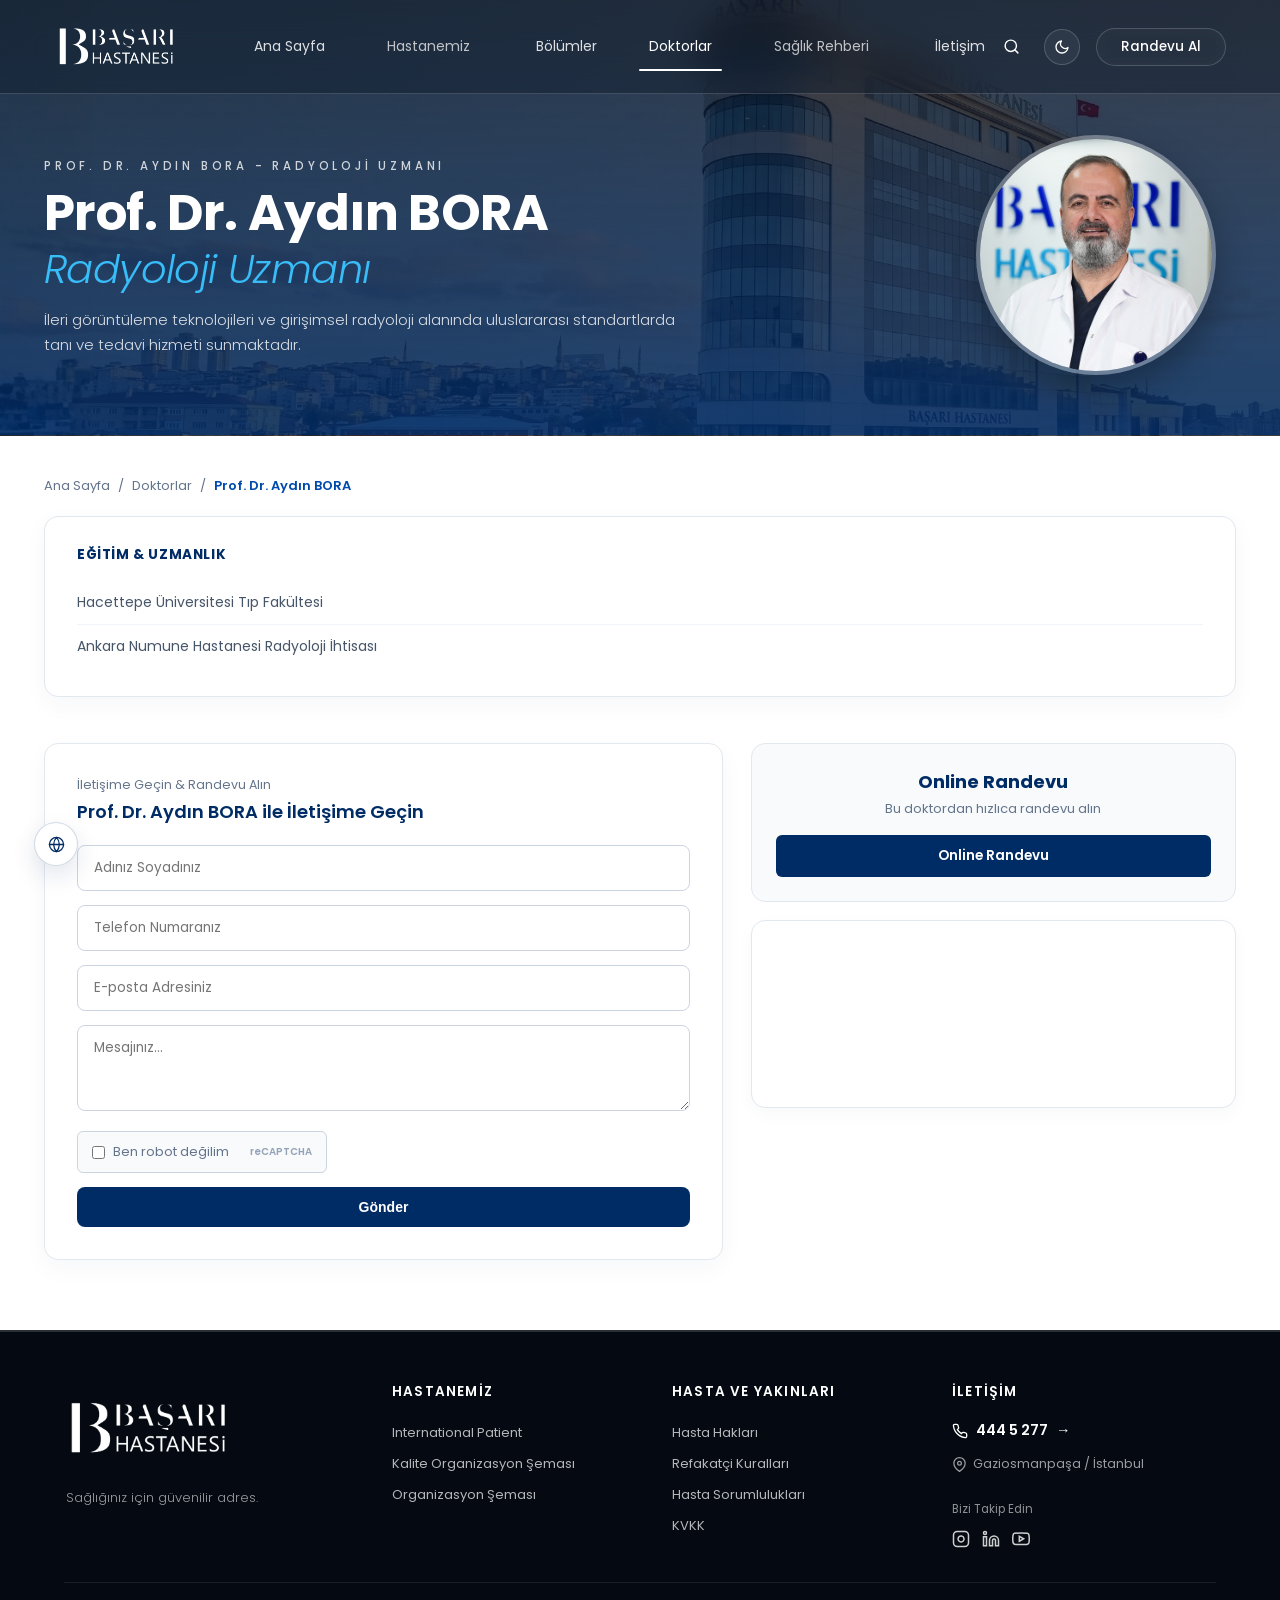
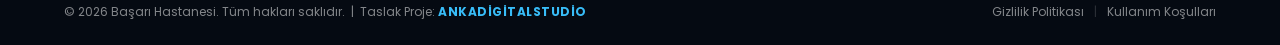
<file: doktor-detay.html>
<!DOCTYPE html>
<html lang="tr" dir="ltr" data-theme="light">
<head>
  <meta charset="UTF-8">
  <meta name="viewport" content="width=device-width, initial-scale=1.0">
  <title id="pageTitle">Doktor Detayı | Başarı Hastanesi</title>
  <link rel="icon" type="image/png" href="img/favicon.png">

  <!-- Google Fonts -->
  <link rel="preconnect" href="https://fonts.googleapis.com">
  <link rel="preconnect" href="https://fonts.gstatic.com" crossorigin>
  <link href="https://fonts.googleapis.com/css2?family=Poppins:ital,wght@0,300;0,400;0,500;0,600;0,700;1,300;1,400&display=swap" rel="stylesheet">

  <!-- Stil Dosyaları -->
  <link rel="stylesheet" href="css/style.css">
  <link rel="stylesheet" href="css/doctor-detail.css">
</head>
<body class="doc-page-body">
   <!-- preloader -->
  <div class="site-preloader" id="sitePreloader">
    <div class="glass-loader-circle"></div>
  </div>

  <!--HEADER-->
  <header class="header" id="siteHeader">
    <div class="header-container">
      
      <!-- Sol: Büyütülmüş Logo -->
      <a href="#" class="logo-wrap">
        <img src="img/logo.png" alt="Başarı Hastanesi" class="site-logo logo-dark-mode">
        <img src="img/logo.png" alt="Başarı Hastanesi" class="site-logo logo-light-mode">
      </a>

      <nav class="nav-menu" id="mainNav">
        <a href="index.html" class="nav-link" data-i18n="nav_home">Ana Sayfa</a>

        <!-- HASTANEMİZ DROPDOWN -->
        <div class="nav-item-dropdown">
          <a href="hastanemiz.html" class="nav-link" data-i18n="nav_hospital">Hastanemiz</a>
          <div class="mega-dropdown-panel simple-dropdown">
            <ul class="dropdown-links-list">
              <li><a href="hastanemiz.html#hakkimizda"><span class="link-bullet"></span> Hakkımızda</a></li>
              <li><a href="hastanemiz.html#baskan"><span class="link-bullet"></span> Başkanın Mesajı</a></li>
              <li><a href="hastanemiz.html#anlasmali-kurumlar"><span class="link-bullet"></span> Anlaşmalı Kurumlar</a></li>
              <li><a href="hastanemiz.html#ik"><span class="link-bullet"></span> İnsan Kaynakları</a></li>
              <li><a href="hastanemiz.html#galeri"><span class="link-bullet"></span> Galeri</a></li>
            </ul>
          </div>
        </div>

        <a href="#bolumler" class="nav-link" data-i18n="nav_departments">Bölümler</a>
        <a href="doktorlar.html" class="nav-link active" data-i18n="nav_doctors">Doktorlar</a>

        <!-- SAĞLIK REHBERİ DROPDOWN -->
        <div class="nav-item-dropdown">
          <a href="#rehber" class="nav-link" data-i18n="nav_guide">Sağlık Rehberi</a>
          <div class="mega-dropdown-panel simple-dropdown">
            <ul class="dropdown-links-list">
              <li><a href="#haberler"><span class="link-bullet"></span> Haberler & Duyurular</a></li>
              <li><a href="#blog"><span class="link-bullet"></span> Blog</a></li>
              <li><a href="#gebe-okulu"><span class="link-bullet"></span> Gebe Okulu</a></li>
            </ul>
          </div>
        </div>

        <a href="iletisim.html" class="nav-link" data-i18n="nav_contact">İletişim</a>
      </nav>

      
      <div class="header-actions">
        <button class="icon-btn search-btn" id="searchBtn" aria-label="Arama">
          <svg width="17" height="17" viewBox="0 0 24 24" fill="none" stroke="currentColor" stroke-width="2" stroke-linecap="round" stroke-linejoin="round">
            <circle cx="11" cy="11" r="8"></circle>
            <line x1="21" y1="21" x2="16.65" y2="16.65"></line>
          </svg>
        </button>

        <button class="theme-circle-btn" id="themeToggle" aria-label="Tema Değiştir" title="Gece / Gündüz Modu">
          <div class="theme-icon-container">
            <svg class="mode-icon moon-icon" width="16" height="16" viewBox="0 0 24 24" fill="none" stroke="currentColor" stroke-width="2" stroke-linecap="round" stroke-linejoin="round">
              <path d="M21 12.79A9 9 0 1 1 11.21 3 7 7 0 0 0 21 12.79z"></path>
            </svg>
            <svg class="mode-icon sun-icon" width="17" height="17" viewBox="0 0 24 24" fill="none" stroke="currentColor" stroke-width="2" stroke-linecap="round" stroke-linejoin="round">
              <circle cx="12" cy="12" r="4"></circle>
              <line x1="12" y1="2" x2="12" y2="4"></line>
              <line x1="12" y1="20" x2="12" y2="22"></line>
              <line x1="4.93" y1="4.93" x2="6.34" y2="6.34"></line>
              <line x1="17.66" y1="17.66" x2="19.07" y2="19.07"></line>
              <line x1="2" y1="12" x2="4" y2="12"></line>
              <line x1="20" y1="12" x2="22" y2="12"></line>
              <line x1="4.93" y1="19.07" x2="6.34" y2="17.66"></line>
              <line x1="17.66" y1="6.34" x2="19.07" y2="4.93"></line>
            </svg>
          </div>
        </button>

       
        <a href="randevu.html" class="btn-appointment" data-i18n="btn_appointment">Randevu Al</a>

        <button class="mobile-toggle" id="mobileToggle" aria-label="Menü">
          <span></span><span></span><span></span>
        </button>
      </div>

    </div>
  </header>

  <main class="doc-detail-main">
    
    <!-- HERO -->
    <section class="page-hero-banner">
      <div class="page-hero-container">
        
        
        <div class="page-hero-text-col">
          <span class="page-hero-badge" id="badgeDoctorSummary">UZMAN HEKİM KADROSU</span>
          <h1 class="page-hero-title">
            <span class="title-regular" id="docMainName">Yükleniyor...</span>
            <em class="title-italic" id="docSubSpec">Yükleniyor...</em>
          </h1>
          <p class="page-hero-desc" id="docBioLead">Modern tıbbın olanakları ve hasta odaklı yaklaşımımızla sağlığınız için en doğru tanı ve tedaviyi sunuyoruz.</p>
        </div>

       
        <div class="page-hero-avatar-col">
          <div class="doc-hero-avatar-ring">
            <img id="docHeroPhoto" src="img/doktorlar/aydin-bora.jpg" alt="Doktor Fotoğrafı" class="doc-hero-avatar-img">
          </div>
        </div>

      </div>
    </section>

   
    <div class="doc-subnav-bar">
      <div class="doc-subnav-container">
        <div class="doc-breadcrumb">
          <a href="index.html" data-i18n="nav_home">Ana Sayfa</a>
          <span class="sep">/</span>
          <a href="doktorlar.html" data-i18n="nav_doctors">Doktorlarımız</a>
          <span class="sep">/</span>
          <span class="current" id="bcDoctorName">Yükleniyor...</span>
        </div>
      </div>
    </div>

    <section class="doc-sections-grid-area">
      <div class="doc-grid-container single-column-grid">
        <div class="doc-card-box">
          <h3 class="card-box-title">EĞİTİM & UZMANLIK</h3>
          <ul class="card-line-list" id="docEducationList"></ul>
        </div>
      </div>
    </section>

    <section class="doc-contact-appointment-zone" id="appointment-section">
      <div class="doc-contact-container">
        
        <!-- Sol: İletişim Formu -->
        <div class="doc-form-card">
          <div class="form-title-wrap">
            <span class="sub-lead">İletişime Geçin & Randevu Alın</span>
            <h3 class="main-form-title" id="formDoctorHeading">Doktor ile İletişime Geçin</h3>
          </div>

          <form class="custom-doc-form" onsubmit="event.preventDefault(); alert('Mesajınız başarıyla iletildi.');">
            <div class="field-item">
              <input type="text" placeholder="Adınız Soyadınız" required>
            </div>
            <div class="field-item">
              <input type="tel" placeholder="Telefon Numaranız" required>
            </div>
            <div class="field-item">
              <input type="email" placeholder="E-posta Adresiniz" required>
            </div>
            <div class="field-item">
              <textarea placeholder="Mesajınız..." rows="3" required></textarea>
            </div>
            
            <div class="form-captcha-mock">
              <label class="captcha-checkbox">
                <input type="checkbox" required>
                <span>Ben robot değilim</span>
              </label>
              <div class="captcha-logo">reCAPTCHA</div>
            </div>

            <button type="submit" class="btn-submit-contact">Gönder</button>
          </form>
        </div>

        <div class="doc-map-side-card">
          <div class="doc-quick-appt-banner">
            <h4>Online Randevu</h4>
            <p>Bu doktordan hızlıca randevu alın</p>
            <a href="randevu.html" class="btn-quick-online-booking" data-i18n="srv_appointment">
              <span>Online Randevu</span>
              <svg width="14" height="14" viewBox="0 0 24 24" fill="none" stroke="currentColor" stroke-width="2"><line x1="5" y1="12" x2="19" y2="12"></line><polyline points="12 5 19 12 12 19"></polyline></svg>
            </a>
          </div>

          <div class="doc-map-embed-wrapper">
            <iframe 
              src="https://www.google.com/maps/embed?pb=!1m18!1m12!1m3!1d3007.505782214955!2d28.904153176698607!3d41.079794471340534!2m3!1f0!2f0!3f0!3m2!1i1024!2i768!4f13.1!3m3!1m2!1s0x14cab0f80ccb75b7%3A0x279bf3377e31ba80!2sw5Z6ZWwgQmHFn2FyxLEgSGFzdGFuZXNp!5e0!3m2!1str!2str!4v1790593266549!5m2!1str!2str" 
              width="100%" 
              height="180" 
              style="border:0;" 
              allowfullscreen="" 
              loading="lazy" 
              referrerpolicy="no-referrer-when-downgrade">
            </iframe>
          </div>
        </div>

      </div>
    </section>

  </main>

    <!-- FOOTER -->
  <footer class="site-footer" id="iletisim">
    <div class="footer-container">
      
      <!-- Ana Üst Sıra / Kolonlar -->
      <div class="footer-columns-row">
        
        <!-- 1. Kolon: Logo ve Kısa Açıklama -->
        <div class="footer-col brand-col">
          <img src="img/logo.png" alt="Başarı Hastanesi" class="footer-logo">
          <p class="footer-brand-desc">Sağlığınız için güvenilir adres.</p>
        </div>

        <!-- 2. Kolon: Hastanemiz -->
        <div class="footer-col">
          <h4 class="footer-col-title">HASTANEMİZ</h4>
          <ul class="footer-sub-links">
            <li><a href="https://www.basarihospital.com/">International Patient</a></li>
            <li><a href="#kalite">Kalite Organizasyon Şeması</a></li>
            <li><a href="#organizasyon">Organizasyon Şeması</a></li>
          </ul>
        </div>

        <!-- 3. Kolon: Hasta ve Yakınları -->
        <div class="footer-col">
          <h4 class="footer-col-title">HASTA VE YAKINLARI</h4>
          <ul class="footer-sub-links">
            <li><a href="#hasta-haklari">Hasta Hakları</a></li>
            <li><a href="#refakatci">Refakatçi Kuralları</a></li>
            <li><a href="#sorumluluklar">Hasta Sorumlulukları</a></li>
            <li><a href="#kvkk">KVKK</a></li>
          </ul>
        </div>

        <!-- 4. Kolon: İletişim & Sosyal Medya -->
        <div class="footer-col contacts-col">
          <h4 class="footer-col-title">İLETİŞİM</h4>
          
          <a href="tel:4445277" class="footer-phone-btn">
            <svg width="16" height="16" viewBox="0 0 24 24" fill="none" stroke="currentColor" stroke-width="2"><path d="M22 16.92v3a2 2 0 0 1-2.18 2 19.79 19.79 0 0 1-8.63-3.07 19.5 19.5 0 0 1-6-6 19.79 19.79 0 0 1-3.07-8.67A2 2 0 0 1 4.11 2h3a2 2 0 0 1 2 1.72 12.84 12.84 0 0 0 .7 2.81 2 2 0 0 1-.45 2.11L8.09 9.91a16 16 0 0 0 6 6l1.27-1.27a2 2 0 0 1 2.11-.45 12.84 12.84 0 0 0 2.81.7A2 2 0 0 1 22 16.92z"></path></svg>
            <span>444 5 277</span>
            <span class="phone-arrow">→</span>
          </a>

          <div class="footer-location">
            <svg width="15" height="15" viewBox="0 0 24 24" fill="none" stroke="currentColor" stroke-width="2"><path d="M21 10c0 7-9 13-9 13s-9-6-9-13a9 9 0 0 1 18 0z"></path><circle cx="12" cy="10" r="3"></circle></svg>
            <span>Gaziosmanpaşa / İstanbul</span>
          </div>

          <div class="footer-social-wrap" style="margin-top: 14px;">
            <span class="social-label" data-i18n="footer_follow">Bizi Takip Edin</span>
            <div class="social-icons" style="margin-top: 6px;">
              <a href="#" aria-label="Instagram" class="social-btn">
                <svg width="18" height="18" viewBox="0 0 24 24" fill="none" stroke="currentColor" stroke-width="2"><rect x="2" y="2" width="20" height="20" rx="5" ry="5"></rect><path d="M16 11.37A4 4 0 1 1 12.63 8 4 4 0 0 1 16 11.37z"></path><line x1="17.5" y1="6.5" x2="17.51" y2="6.5"></line></svg>
              </a>
              <a href="#" aria-label="LinkedIn" class="social-btn">
                <svg width="18" height="18" viewBox="0 0 24 24" fill="none" stroke="currentColor" stroke-width="2"><path d="M16 8a6 6 0 0 1 6 6v7h-4v-7a2 2 0 0 0-2-2 2 2 0 0 0-2 2v7h-4v-7a6 6 0 0 1 6-6z"></path><rect x="2" y="9" width="4" height="12"></rect><circle cx="4" cy="4" r="2"></circle></svg>
              </a>
              <a href="#" aria-label="YouTube" class="social-btn">
                <svg width="18" height="18" viewBox="0 0 24 24" fill="none" stroke="currentColor" stroke-width="2"><path d="M22.54 6.42a2.78 2.78 0 0 0-1.94-2C18.88 4 12 4 12 4s-6.88 0-8.6.46a2.78 2.78 0 0 0-1.94 2A29 29 0 0 0 1 11.75a29 29 0 0 0 .46 5.33A2.78 2.78 0 0 0 3.4 19c1.72.46 8.6.46 8.6.46s6.88 0 8.6-.46a2.78 2.78 0 0 0 1.94-2 29 29 0 0 0 .46-5.25 29 29 0 0 0-.46-5.33z"></path><polygon points="9.75 15.02 15.5 11.75 9.75 8.48 9.75 15.02"></polygon></svg>
              </a>
            </div>
          </div>

        </div>

      </div>

      <!-- Alt Telif Sırası -->
      <div class="footer-bottom-row">
        <p class="copyright-text">
          © 2026 Başarı Hastanesi. Tüm hakları saklıdır. &nbsp;|&nbsp; Taslak Proje: <strong style="color: #38bdf8; letter-spacing: 0.5px;">ANKADİGİTALSTUDİO</strong>
        </p>
        <div class="legal-links">
          <a href="#privacy" class="legal-link" data-i18n="footer_privacy">Gizlilik Politikası</a>
          <span class="legal-separator">|</span>
          <a href="#terms" class="legal-link" data-i18n="footer_terms">Kullanım Koşulları</a>
        </div>
      </div>

    </div>

    <button class="back-to-top-btn" id="backToTopBtn" aria-label="Başa Dön" title="Yukarı Çık">
      <svg width="18" height="18" viewBox="0 0 24 24" fill="none" stroke="currentColor" stroke-width="2.5" stroke-linecap="round" stroke-linejoin="round">
        <polyline points="18 15 12 9 6 15"></polyline>
      </svg>
    </button>
  </footer>

  <div class="hero-bottom-left-lang" id="cornerLangWrapper">
    <div class="corner-lang-dropdown">
      <button class="corner-lang-btn" id="cornerLangBtn" aria-label="Language / Dil Seçimi">
        <svg width="17" height="17" viewBox="0 0 24 24" fill="none" stroke="currentColor" stroke-width="1.8" stroke-linecap="round" stroke-linejoin="round">
          <circle cx="12" cy="12" r="10"></circle>
          <line x1="2" y1="12" x2="22" y2="12"></line>
          <path d="M12 2a15.3 15.3 0 0 1 4 10 15.3 15.3 0 0 1-4 10 15.3 15.3 0 0 1-4-10 15.3 15.3 0 0 1 4-10z"></path>
        </svg>
      </button>
      
      <ul class="corner-lang-menu" id="cornerLangMenu">
        <li data-lang="tr" class="active">🇹🇷 Türkçe</li>
        <li data-lang="en">🇬🇧 English</li>
        <li data-lang="ar">🇸🇦 العربية</li>
        <li data-lang="fa">🇮🇷 فارسی</li>
      </ul>
    </div>
  </div>

  <script src="js/doctor-detail.js"></script>
</body>
</html>
</file>
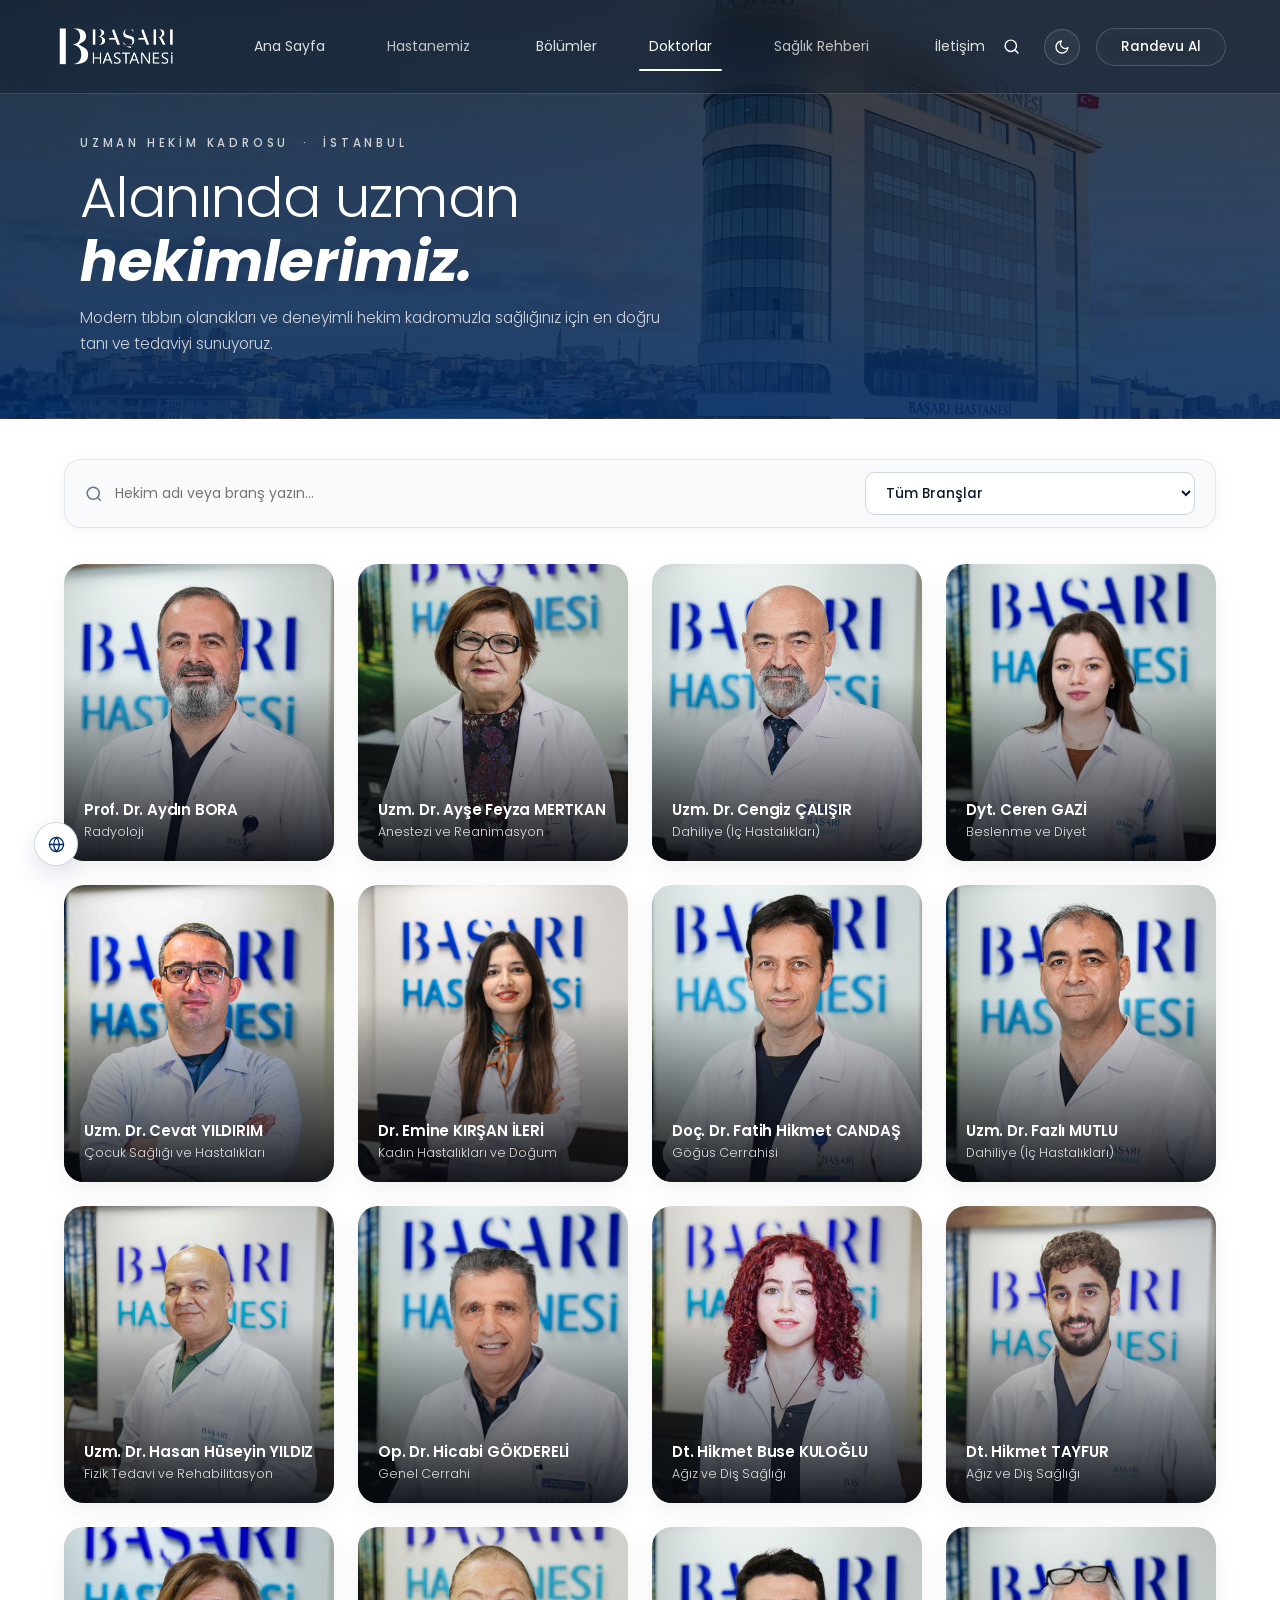
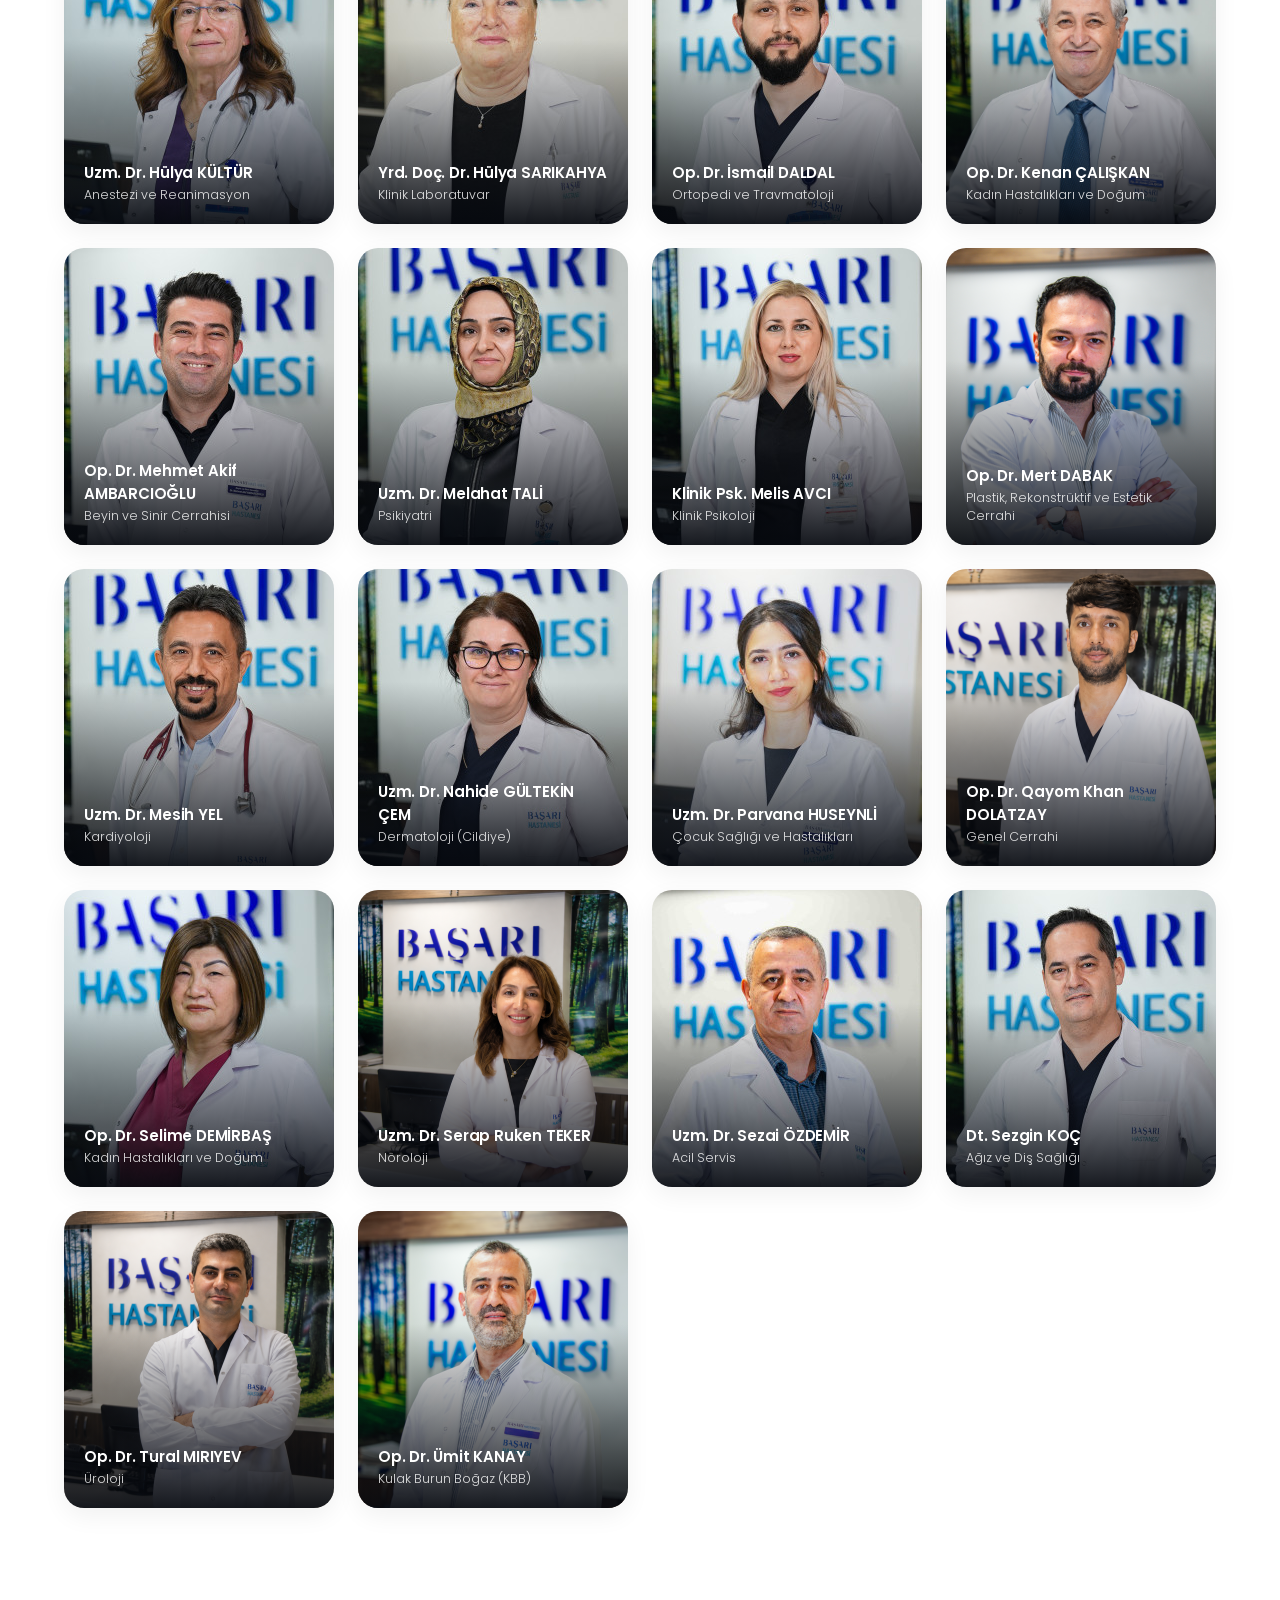
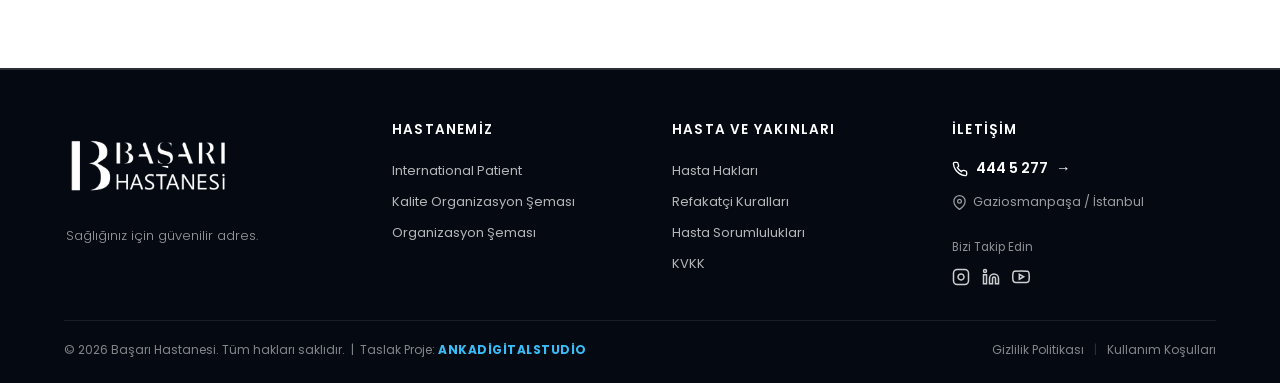
<file: doktorlar.html>
<!DOCTYPE html>
<html lang="tr" dir="ltr" data-theme="light">
<head>
  <meta charset="UTF-8">
  <meta name="viewport" content="width=device-width, initial-scale=1.0">
  <title>Doktorlarımız | Başarı Hastanesi</title>
  <link rel="icon" type="image/png" href="img/favicon.png">

  <!-- Google Fonts -->
  <link rel="preconnect" href="https://fonts.googleapis.com">
  <link rel="preconnect" href="https://fonts.gstatic.com" crossorigin>
  <link href="https://fonts.googleapis.com/css2?family=Poppins:ital,wght@0,300;0,400;0,500;0,600;0,700;1,300;1,400&display=swap" rel="stylesheet">

  <!-- Ana Stil Dosyası -->
  <link rel="stylesheet" href="css/style.css">

  <style>
    *, *::before, *::after {
      box-sizing: border-box;
    }

    html[data-theme="light"] body {
      background-color: #ffffff !important;
      color: #0a192f !important;
    }

    html[data-theme="dark"] body {
      background-color: #060b14 !important;
      color: #ffffff !important;
    }

    .doctors-page-main {
      padding-top: 0px !important;
      padding-bottom: 80px;
      min-height: calc(100vh - 200px);
    }

    .page-hero-banner {
      width: 100%;
      background: linear-gradient(180deg, rgba(6, 11, 20, 0.75) 0%, rgba(0, 44, 102, 0.88) 100%), url('img/hero-light-bg.jpg') center/cover no-repeat !important;
      border-bottom: 1px solid rgba(255, 255, 255, 0.1);
      padding-top: 135px !important;
      padding-bottom: 60px !important;
      margin-top: 0px !important;
      margin-bottom: 40px;
      transition: background 0.4s ease;
    }

    /* Gece Modunda Otomatik hero-dark-bg.jpg Geçişi */
    html[data-theme="dark"] .page-hero-banner {
      background: linear-gradient(180deg, rgba(5, 8, 14, 0.85) 0%, rgba(6, 11, 20, 0.94) 100%), url('img/hero-dark-bg.jpg') center/cover no-repeat !important;
    }

    .page-hero-container {
      max-width: 1200px;
      margin: 0 auto;
      padding: 0 40px;
      display: flex;
      flex-direction: column;
      gap: 10px;
      text-align: left !important;
      align-items: flex-start !important;
    }

    .page-hero-badge {
      display: inline-block;
      font-size: 11.5px;
      font-weight: 500;
      letter-spacing: 3.8px;
      text-transform: uppercase;
      color: rgba(255, 255, 255, 0.78);
      margin-bottom: 4px;
    }

    .page-hero-title {
      font-size: clamp(38px, 4.5vw, 56px);
      line-height: 1.15;
      letter-spacing: -0.6px;
      color: #ffffff;
      margin: 0;
    }

    .page-hero-title .title-regular {
      display: block;
      font-weight: 300;
    }

    .page-hero-title .title-italic {
      display: block;
      font-weight: 700;
      font-style: italic;
      letter-spacing: -0.3px;
    }

    .page-hero-desc {
      font-size: 15.5px;
      font-weight: 300;
      line-height: 1.72;
      color: rgba(255, 255, 255, 0.78);
      max-width: 580px;
      margin: 0;
    }

    .doctors-filter-wrapper {
      max-width: 1200px;
      margin: 0 auto;
      padding: 0 24px;
      margin-bottom: 36px;
    }

    .doctors-filter-bar {
      display: flex;
      align-items: center;
      gap: 16px;
      background: #f8fafc;
      border: 1px solid #e2e8f0;
      border-radius: 16px;
      padding: 12px 20px;
      box-shadow: 0 4px 20px rgba(0, 0, 0, 0.04);
    }

    html[data-theme="dark"] .doctors-filter-bar {
      background: #0b1322;
      border-color: rgba(255, 255, 255, 0.08);
      box-shadow: 0 4px 20px rgba(0, 0, 0, 0.3);
    }

    .filter-input-wrap {
      flex: 1;
      display: flex;
      align-items: center;
      gap: 12px;
    }

    .filter-input-wrap svg {
      color: #64748b;
      flex-shrink: 0;
    }

    .filter-input {
      width: 100%;
      border: none !important;
      outline: none;
      background: transparent;
      font-family: inherit;
      font-size: 14px;
      color: #0a192f;
    }

    html[data-theme="dark"] .filter-input {
      color: #ffffff;
    }

    .filter-select {
      border: 1px solid #cbd5e1;
      border-radius: 10px;
      padding: 10px 16px;
      font-family: inherit;
      font-size: 13.5px;
      font-weight: 500;
      outline: none;
      background: #ffffff;
      color: #0a192f;
      cursor: pointer;
    }

    html[data-theme="dark"] .filter-select {
      background: #060b14;
      border-color: rgba(255, 255, 255, 0.15);
      color: #ffffff;
    }

    .doctors-grid-section {
      width: 100%;
      padding-bottom: 80px;
    }

    .doctors-grid-container {
      max-width: 1200px;
      margin: 0 auto;
      padding: 0 24px;
      display: grid;
      grid-template-columns: repeat(4, 1fr);
      gap: 24px;
    }

    .doctor-grid-card {
      position: relative;
      border-radius: 20px;
      overflow: hidden;
      background: transparent;
      border: none !important;
      box-shadow: 0 8px 24px rgba(0, 0, 0, 0.06);
      cursor: pointer;
      transition: transform 0.4s cubic-bezier(0.34, 1.56, 0.64, 1), box-shadow 0.4s ease;
      aspect-ratio: 4 / 4.4;
      display: flex;
      flex-direction: column;
      justify-content: flex-end;
    }

    .doctor-grid-card:hover {
      transform: translateY(-8px);
      box-shadow: 0 16px 36px rgba(0, 74, 173, 0.22);
    }

    .doc-card-bg-photo {
      position: absolute;
      inset: 0;
      width: 100%;
      height: 100%;
      object-fit: cover;
      object-position: center 15%;
      border: none !important;
      transition: transform 0.6s cubic-bezier(0.16, 1, 0.3, 1);
    }

    .doctor-grid-card:hover .doc-card-bg-photo {
      transform: scale(1.06);
    }

    .doc-card-gradient {
      position: absolute;
      inset: 0;
      background: linear-gradient(180deg, rgba(0, 0, 0, 0) 38%, rgba(5, 8, 14, 0.92) 100%);
      pointer-events: none;
      z-index: 1;
    }

    .doc-card-content {
      position: relative;
      z-index: 2;
      padding: 20px;
      color: #ffffff;
    }

    .doc-card-title {
      font-size: 15px;
      font-weight: 600;
      margin-bottom: 2px;
      letter-spacing: -0.2px;
      color: #ffffff;
    }

    .doc-card-branch {
      font-size: 12.5px;
      font-weight: 300;
      color: rgba(255, 255, 255, 0.85);
    }

    .no-results-msg {
      grid-column: 1 / -1;
      text-align: center;
      padding: 60px 0;
      color: #64748b;
      font-size: 15px;
      display: none;
    }

    @media (max-width: 1024px) {
      .doctors-grid-container {
        grid-template-columns: repeat(3, 1fr);
      }
    }

    @media (max-width: 768px) {
      .doctors-grid-container {
        grid-template-columns: repeat(2, 1fr);
        gap: 16px;
      }
      .doctors-filter-bar {
        flex-direction: column;
        align-items: stretch;
      }
      .filter-select {
        width: 100%;
      }
    }

    @media (max-width: 480px) {
      .doctors-grid-container {
        grid-template-columns: 1fr;
      }
    }

    .site-preloader {
      position: fixed;
      inset: 0;
      z-index: 999999;
      background: rgba(255, 255, 255, 0.75);
      backdrop-filter: blur(16px);
      -webkit-backdrop-filter: blur(16px);
      display: flex;
      align-items: center;
      justify-content: center;
      transition: opacity 0.4s ease, visibility 0.4s ease;
    }

    html[data-theme="dark"] .site-preloader {
      background: rgba(6, 11, 20, 0.75);
      backdrop-filter: blur(16px);
      -webkit-backdrop-filter: blur(16px);
    }

    .glass-loader-circle {
      width: 64px;
      height: 64px;
      border: 2px solid rgba(0, 44, 102, 0.06);
      border-top-color: #004aad;
      border-radius: 50%;
      background: rgba(255, 255, 255, 0.3);
      box-shadow: 0 10px 25px rgba(0, 0, 0, 0.03);
      animation: glassSpin 0.9s linear infinite;
    }

    html[data-theme="dark"] .glass-loader-circle {
      border-color: rgba(255, 255, 255, 0.06);
      border-top-color: #38bdf8;
      background: rgba(11, 19, 34, 0.3);
      box-shadow: 0 10px 25px rgba(0, 0, 0, 0.2);
    }

    @keyframes glassSpin {
      to { transform: rotate(360deg); }
    }

    .site-preloader.fade-out {
      opacity: 0;
      visibility: hidden;
    }

    .hero-bottom-left-lang {
      position: fixed;
      bottom: 34px;
      left: 34px;
      z-index: 999;
    }

    .corner-lang-dropdown {
      position: relative;
    }

    .corner-lang-btn {
      width: 44px;
      height: 44px;
      border-radius: 50%;
      background: rgba(16, 27, 44, 0.85);
      border: 1px solid rgba(255, 255, 255, 0.25);
      color: #ffffff;
      display: flex;
      align-items: center;
      justify-content: center;
      cursor: pointer;
      backdrop-filter: blur(14px);
      -webkit-backdrop-filter: blur(14px);
      box-shadow: 0 10px 25px rgba(0, 0, 0, 0.25);
      transition: all 0.3s cubic-bezier(0.34, 1.56, 0.64, 1);
    }

    html[data-theme="light"] .corner-lang-btn {
      background: #ffffff;
      border: 1px solid rgba(0, 44, 102, 0.18);
      color: #002c66;
      box-shadow: 0 10px 25px rgba(0, 44, 102, 0.12);
    }

    .corner-lang-btn:hover {
      transform: scale(1.08);
      background: #004aad;
      color: #ffffff;
      border-color: #004aad;
    }

    .corner-lang-menu {
      position: absolute;
      bottom: calc(100% + 12px);
      left: 0;
      background: rgba(16, 27, 44, 0.92);
      border: 1px solid rgba(255, 255, 255, 0.16);
      backdrop-filter: blur(20px);
      -webkit-backdrop-filter: blur(20px);
      border-radius: 14px;
      padding: 6px;
      min-width: 140px;
      list-style: none;
      display: none;
      flex-direction: column;
      gap: 4px;
      box-shadow: 0 15px 35px rgba(0, 0, 0, 0.4);
      z-index: 1000;
    }

    html[data-theme="light"] .corner-lang-menu {
      background: #ffffff;
      border-color: rgba(0, 44, 102, 0.12);
      box-shadow: 0 15px 35px rgba(0, 44, 102, 0.12);
    }

    .corner-lang-menu.show {
      display: flex !important;
    }

    .corner-lang-menu li {
      padding: 9px 14px;
      color: #ffffff;
      font-size: 13px;
      cursor: pointer;
      border-radius: 8px;
      transition: background 0.2s, color 0.2s;
    }

    html[data-theme="light"] .corner-lang-menu li {
      color: #0a192f;
    }

    .corner-lang-menu li:hover, 
    .corner-lang-menu li.active {
      background: rgba(0, 74, 173, 0.1);
      color: #004aad;
      font-weight: 500;
    }

    @media (max-width: 1200px) {
      .hero-bottom-left-lang {
        bottom: 20px;
        left: 20px;
      }
      .page-hero-container {
        padding: 0 24px;
      }
    }

    /* ==================== RTL (ARAPÇA/FARSÇA) KUSURSUZ SİMETRİ KORUMA ==================== */
    [dir="rtl"] .header-container,
    [dir="rtl"] .nav-menu,
    [dir="rtl"] .doctors-filter-bar,
    [dir="rtl"] .doctors-grid-container,
    [dir="rtl"] .footer-columns-row,
    [dir="rtl"] .page-hero-container {
      direction: ltr !important;
    }

    [dir="rtl"] .page-hero-container,
    [dir="rtl"] .page-hero-title,
    [dir="rtl"] .page-hero-desc,
    [dir="rtl"] .doc-card-content,
    [dir="rtl"] .footer-col {
      text-align: right !important;
      direction: rtl !important;
    }
  </style>
</head>
<body class="doctors-page-body">

  <div class="site-preloader" id="sitePreloader">
    <div class="glass-loader-circle"></div>
  </div>

  <!--HEADER-->
  <header class="header" id="siteHeader">
    <div class="header-container">
      
      <!-- Sol: Büyütülmüş Logo -->
      <a href="#" class="logo-wrap">
        <img src="img/logo.png" alt="Başarı Hastanesi" class="site-logo logo-dark-mode">
        <img src="img/logo.png" alt="Başarı Hastanesi" class="site-logo logo-light-mode">
      </a>

      <nav class="nav-menu" id="mainNav">
        <a href="index.html" class="nav-link" data-i18n="nav_home">Ana Sayfa</a>

        <!-- HASTANEMİZ DROPDOWN -->
        <div class="nav-item-dropdown">
          <a href="hastanemiz.html" class="nav-link" data-i18n="nav_hospital">Hastanemiz</a>
          <div class="mega-dropdown-panel simple-dropdown">
            <ul class="dropdown-links-list">
              <li><a href="hastanemiz.html#hakkimizda"><span class="link-bullet"></span> Hakkımızda</a></li>
              <li><a href="hastanemiz.html#baskan"><span class="link-bullet"></span> Başkanın Mesajı</a></li>
              <li><a href="hastanemiz.html#anlasmali-kurumlar"><span class="link-bullet"></span> Anlaşmalı Kurumlar</a></li>
              <li><a href="hastanemiz.html#ik"><span class="link-bullet"></span> İnsan Kaynakları</a></li>
              <li><a href="hastanemiz.html#galeri"><span class="link-bullet"></span> Galeri</a></li>
            </ul>
          </div>
        </div>

        <a href="#bolumler" class="nav-link" data-i18n="nav_departments">Bölümler</a>
        <a href="doktorlar.html" class="nav-link active" data-i18n="nav_doctors">Doktorlar</a>

        <!-- SAĞLIK REHBERİ DROPDOWN -->
        <div class="nav-item-dropdown">
          <a href="#rehber" class="nav-link" data-i18n="nav_guide">Sağlık Rehberi</a>
          <div class="mega-dropdown-panel simple-dropdown">
            <ul class="dropdown-links-list">
              <li><a href="#haberler"><span class="link-bullet"></span> Haberler & Duyurular</a></li>
              <li><a href="#blog"><span class="link-bullet"></span> Blog</a></li>
              <li><a href="#gebe-okulu"><span class="link-bullet"></span> Gebe Okulu</a></li>
            </ul>
          </div>
        </div>

        <a href="iletisim.html" class="nav-link" data-i18n="nav_contact">İletişim</a>
      </nav>

      
      <div class="header-actions">
        <button class="icon-btn search-btn" id="searchBtn" aria-label="Arama">
          <svg width="17" height="17" viewBox="0 0 24 24" fill="none" stroke="currentColor" stroke-width="2" stroke-linecap="round" stroke-linejoin="round">
            <circle cx="11" cy="11" r="8"></circle>
            <line x1="21" y1="21" x2="16.65" y2="16.65"></line>
          </svg>
        </button>

        <button class="theme-circle-btn" id="themeToggle" aria-label="Tema Değiştir" title="Gece / Gündüz Modu">
          <div class="theme-icon-container">
            <svg class="mode-icon moon-icon" width="16" height="16" viewBox="0 0 24 24" fill="none" stroke="currentColor" stroke-width="2" stroke-linecap="round" stroke-linejoin="round">
              <path d="M21 12.79A9 9 0 1 1 11.21 3 7 7 0 0 0 21 12.79z"></path>
            </svg>
            <svg class="mode-icon sun-icon" width="17" height="17" viewBox="0 0 24 24" fill="none" stroke="currentColor" stroke-width="2" stroke-linecap="round" stroke-linejoin="round">
              <circle cx="12" cy="12" r="4"></circle>
              <line x1="12" y1="2" x2="12" y2="4"></line>
              <line x1="12" y1="20" x2="12" y2="22"></line>
              <line x1="4.93" y1="4.93" x2="6.34" y2="6.34"></line>
              <line x1="17.66" y1="17.66" x2="19.07" y2="19.07"></line>
              <line x1="2" y1="12" x2="4" y2="12"></line>
              <line x1="20" y1="12" x2="22" y2="12"></line>
              <line x1="4.93" y1="19.07" x2="6.34" y2="17.66"></line>
              <line x1="17.66" y1="6.34" x2="19.07" y2="4.93"></line>
            </svg>
          </div>
        </button>

       
        <a href="randevu.html" class="btn-appointment" data-i18n="btn_appointment">Randevu Al</a>

        <button class="mobile-toggle" id="mobileToggle" aria-label="Menü">
          <span></span><span></span><span></span>
        </button>
      </div>

    </div>
  </header>

  <main class="doctors-page-main">
    <section class="page-hero-banner">
      <div class="page-hero-container">
        <span class="page-hero-badge">UZMAN HEKİM KADROSU &nbsp;·&nbsp; İSTANBUL</span>
        <h1 class="page-hero-title">
          <span class="title-regular">Alanında uzman</span>
          <em class="title-italic">hekimlerimiz.</em>
        </h1>
        <p class="page-hero-desc">Modern tıbbın olanakları ve deneyimli hekim kadromuzla sağlığınız için en doğru tanı ve tedaviyi sunuyoruz.</p>
      </div>
    </section>

    <div class="doctors-filter-wrapper">
      <div class="doctors-filter-bar">
        <div class="filter-input-wrap">
          <svg width="18" height="18" viewBox="0 0 24 24" fill="none" stroke="currentColor" stroke-width="2">
            <circle cx="11" cy="11" r="8"></circle>
            <line x1="21" y1="21" x2="16.65" y2="16.65"></line>
          </svg>
          <input type="text" id="docSearchInput" class="filter-input" placeholder="Hekim adı veya branş yazın...">
        </div>

        <select id="branchSelect" class="filter-select">
          <option value="all">Tüm Branşlar</option>
        </select>
      </div>
    </div>

    <section class="doctors-grid-section">
      <div class="doctors-grid-container" id="doctorsAllGrid">
        <div class="no-results-msg" id="noResultsMsg">Aramanıza uygun hekim bulunamadı.</div>
      </div>
    </section>
  </main>

    <!-- FOOTER -->
  <footer class="site-footer" id="iletisim">
    <div class="footer-container">
      
      <!-- Ana Üst Sıra / Kolonlar -->
      <div class="footer-columns-row">
        
        <!-- 1. Kolon: Logo ve Kısa Açıklama -->
        <div class="footer-col brand-col">
          <img src="img/logo.png" alt="Başarı Hastanesi" class="footer-logo">
          <p class="footer-brand-desc">Sağlığınız için güvenilir adres.</p>
        </div>

        <!-- 2. Kolon: Hastanemiz -->
        <div class="footer-col">
          <h4 class="footer-col-title">HASTANEMİZ</h4>
          <ul class="footer-sub-links">
            <li><a href="https://www.basarihospital.com/">International Patient</a></li>
            <li><a href="#kalite">Kalite Organizasyon Şeması</a></li>
            <li><a href="#organizasyon">Organizasyon Şeması</a></li>
          </ul>
        </div>

        <!-- 3. Kolon: Hasta ve Yakınları -->
        <div class="footer-col">
          <h4 class="footer-col-title">HASTA VE YAKINLARI</h4>
          <ul class="footer-sub-links">
            <li><a href="#hasta-haklari">Hasta Hakları</a></li>
            <li><a href="#refakatci">Refakatçi Kuralları</a></li>
            <li><a href="#sorumluluklar">Hasta Sorumlulukları</a></li>
            <li><a href="#kvkk">KVKK</a></li>
          </ul>
        </div>

        <!-- 4. Kolon: İletişim & Sosyal Medya -->
        <div class="footer-col contacts-col">
          <h4 class="footer-col-title">İLETİŞİM</h4>
          
          <a href="tel:4445277" class="footer-phone-btn">
            <svg width="16" height="16" viewBox="0 0 24 24" fill="none" stroke="currentColor" stroke-width="2"><path d="M22 16.92v3a2 2 0 0 1-2.18 2 19.79 19.79 0 0 1-8.63-3.07 19.5 19.5 0 0 1-6-6 19.79 19.79 0 0 1-3.07-8.67A2 2 0 0 1 4.11 2h3a2 2 0 0 1 2 1.72 12.84 12.84 0 0 0 .7 2.81 2 2 0 0 1-.45 2.11L8.09 9.91a16 16 0 0 0 6 6l1.27-1.27a2 2 0 0 1 2.11-.45 12.84 12.84 0 0 0 2.81.7A2 2 0 0 1 22 16.92z"></path></svg>
            <span>444 5 277</span>
            <span class="phone-arrow">→</span>
          </a>

          <div class="footer-location">
            <svg width="15" height="15" viewBox="0 0 24 24" fill="none" stroke="currentColor" stroke-width="2"><path d="M21 10c0 7-9 13-9 13s-9-6-9-13a9 9 0 0 1 18 0z"></path><circle cx="12" cy="10" r="3"></circle></svg>
            <span>Gaziosmanpaşa / İstanbul</span>
          </div>

          <div class="footer-social-wrap" style="margin-top: 14px;">
            <span class="social-label" data-i18n="footer_follow">Bizi Takip Edin</span>
            <div class="social-icons" style="margin-top: 6px;">
              <a href="#" aria-label="Instagram" class="social-btn">
                <svg width="18" height="18" viewBox="0 0 24 24" fill="none" stroke="currentColor" stroke-width="2"><rect x="2" y="2" width="20" height="20" rx="5" ry="5"></rect><path d="M16 11.37A4 4 0 1 1 12.63 8 4 4 0 0 1 16 11.37z"></path><line x1="17.5" y1="6.5" x2="17.51" y2="6.5"></line></svg>
              </a>
              <a href="#" aria-label="LinkedIn" class="social-btn">
                <svg width="18" height="18" viewBox="0 0 24 24" fill="none" stroke="currentColor" stroke-width="2"><path d="M16 8a6 6 0 0 1 6 6v7h-4v-7a2 2 0 0 0-2-2 2 2 0 0 0-2 2v7h-4v-7a6 6 0 0 1 6-6z"></path><rect x="2" y="9" width="4" height="12"></rect><circle cx="4" cy="4" r="2"></circle></svg>
              </a>
              <a href="#" aria-label="YouTube" class="social-btn">
                <svg width="18" height="18" viewBox="0 0 24 24" fill="none" stroke="currentColor" stroke-width="2"><path d="M22.54 6.42a2.78 2.78 0 0 0-1.94-2C18.88 4 12 4 12 4s-6.88 0-8.6.46a2.78 2.78 0 0 0-1.94 2A29 29 0 0 0 1 11.75a29 29 0 0 0 .46 5.33A2.78 2.78 0 0 0 3.4 19c1.72.46 8.6.46 8.6.46s6.88 0 8.6-.46a2.78 2.78 0 0 0 1.94-2 29 29 0 0 0 .46-5.25 29 29 0 0 0-.46-5.33z"></path><polygon points="9.75 15.02 15.5 11.75 9.75 8.48 9.75 15.02"></polygon></svg>
              </a>
            </div>
          </div>

        </div>

      </div>

      <!-- Alt Telif Sırası -->
      <div class="footer-bottom-row">
        <p class="copyright-text">
          © 2026 Başarı Hastanesi. Tüm hakları saklıdır. &nbsp;|&nbsp; Taslak Proje: <strong style="color: #38bdf8; letter-spacing: 0.5px;">ANKADİGİTALSTUDİO</strong>
        </p>
        <div class="legal-links">
          <a href="#privacy" class="legal-link" data-i18n="footer_privacy">Gizlilik Politikası</a>
          <span class="legal-separator">|</span>
          <a href="#terms" class="legal-link" data-i18n="footer_terms">Kullanım Koşulları</a>
        </div>
      </div>

    </div>

    <button class="back-to-top-btn" id="backToTopBtn" aria-label="Başa Dön" title="Yukarı Çık">
      <svg width="18" height="18" viewBox="0 0 24 24" fill="none" stroke="currentColor" stroke-width="2.5" stroke-linecap="round" stroke-linejoin="round">
        <polyline points="18 15 12 9 6 15"></polyline>
      </svg>
    </button>
  </footer>

  <div class="hero-bottom-left-lang" id="cornerLangWrapper">
    <div class="corner-lang-dropdown">
      <button class="corner-lang-btn" id="cornerLangBtn" aria-label="Language / Dil Seçimi">
        <svg width="17" height="17" viewBox="0 0 24 24" fill="none" stroke="currentColor" stroke-width="1.8" stroke-linecap="round" stroke-linejoin="round">
          <circle cx="12" cy="12" r="10"></circle>
          <line x1="2" y1="12" x2="22" y2="12"></line>
          <path d="M12 2a15.3 15.3 0 0 1 4 10 15.3 15.3 0 0 1-4 10 15.3 15.3 0 0 1-4-10 15.3 15.3 0 0 1 4-10z"></path>
        </svg>
      </button>
      
      <ul class="corner-lang-menu" id="cornerLangMenu">
        <li data-lang="tr" class="active">🇹🇷 Türkçe</li>
        <li data-lang="en">🇬🇧 English</li>
        <li data-lang="ar">🇸🇦 العربية</li>
        <li data-lang="fa">🇮🇷 فارسی</li>
      </ul>
    </div>
  </div>

  <script>
    document.addEventListener('DOMContentLoaded', () => {
      const translations = {
        tr: {
          nav_home: "Ana Sayfa",
          nav_hospital: "Hastanemiz",
          nav_departments: "Bölümler",
          nav_doctors: "Doktorlar",
          nav_guide: "Sağlık Rehberi",
          nav_contact: "İletişim",
          btn_appointment: "Randevu Al",
          footer_follow: "Bizi Takip Edin",
          footer_copy: "© 2026 Başarı Hastanesi. Tüm hakları saklıdır.",
          footer_privacy: "Gizlilik Politikası",
          footer_terms: "Kullanım Koşulları"
        },
        en: {
          nav_home: "Home",
          nav_hospital: "Our Hospital",
          nav_departments: "Departments",
          nav_doctors: "Doctors",
          nav_guide: "Health Guide",
          nav_contact: "Contact",
          btn_appointment: "Book Appointment",
          footer_follow: "Follow Us",
          footer_copy: "© 2026 Başarı Hospital. All rights reserved.",
          footer_privacy: "Privacy Policy",
          footer_terms: "Terms of Use"
        },
        ar: {
          nav_home: "الرئيسية",
          nav_hospital: "مستشفانا",
          nav_departments: "الأقسام",
          nav_doctors: "الأطباء",
          nav_guide: "الدليل الصحي",
          nav_contact: "اتصل بنا",
          btn_appointment: "حجز موعد",
          footer_follow: "تابعنا",
          footer_copy: "© 2026 مستشفى باشاري. جميع الحقوق محفوظة.",
          footer_privacy: "سياسة الخصوصية",
          footer_terms: "شروط الاستخدام"
        },
        fa: {
          nav_home: "صفحه اصلی",
          nav_hospital: "بیمارستان ما",
          nav_departments: "بخش‌ها",
          nav_doctors: "پزشکان",
          nav_guide: "راهنمای سلامت",
          nav_contact: "تماس با ما",
          btn_appointment: "رزرو نوبت",
          footer_follow: "ما را دنبال کنید",
          footer_copy: "© 2026 بیمارستان باشاری. تمامی حقوق محفوظ است.",
          footer_privacy: "سیاست حفظ حریم خصوصی",
          footer_terms: "شرایط استفاده"
        }
      };

      // 30 Hekim Verisi ve Otomatik ID / Link Eşlemesi
      const allDoctors = [
        { name: "Prof. Dr. Aydın BORA", specialty: "Radyoloji", image: "img/doktorlar/aydin-bora.jpg", link: "doktor-detay.html?id=aydin-bora" },
        { name: "Uzm. Dr. Ayşe Feyza MERTKAN", specialty: "Anestezi ve Reanimasyon", image: "img/doktorlar/ayse-feyza-mertkan.jpg", link: "doktor-detay.html?id=ayse-feyza-mertkan" },
        { name: "Uzm. Dr. Cengiz ÇALIŞIR", specialty: "Dahiliye (İç Hastalıkları)", image: "img/doktorlar/cengiz-calisir.jpg", link: "doktor-detay.html?id=cengiz-calisir" },
        { name: "Dyt. Ceren GAZİ", specialty: "Beslenme ve Diyet", image: "img/doktorlar/ceren-gazi.jpg", link: "doktor-detay.html?id=ceren-gazi" },
        { name: "Uzm. Dr. Cevat YILDIRIM", specialty: "Çocuk Sağlığı ve Hastalıkları", image: "img/doktorlar/cevat-yildirim.jpg", link: "doktor-detay.html?id=cevat-yildirim" },
        { name: "Dr. Emine KIRŞAN İLERİ", specialty: "Kadın Hastalıkları ve Doğum", image: "img/doktorlar/emine-kirsan-ileri.png", link: "doktor-detay.html?id=emine-kirsan-ileri" },
        { name: "Doç. Dr. Fatih Hikmet CANDAŞ", specialty: "Göğüs Cerrahisi", image: "img/doktorlar/fatih-hikmet-candas.jpg", link: "doktor-detay.html?id=fatih-hikmet-candas" },
        { name: "Uzm. Dr. Fazlı MUTLU", specialty: "Dahiliye (İç Hastalıkları)", image: "img/doktorlar/fazli-mutlu.jpg", link: "doktor-detay.html?id=fazli-mutlu" },
        { name: "Uzm. Dr. Hasan Hüseyin YILDIZ", specialty: "Fizik Tedavi ve Rehabilitasyon", image: "img/doktorlar/hasan-huseyin-yildiz.jpg", link: "doktor-detay.html?id=hasan-huseyin-yildiz" },
        { name: "Op. Dr. Hicabi GÖKDERELİ", specialty: "Genel Cerrahi", image: "img/doktorlar/hicabi-gokdereli.jpg", link: "doktor-detay.html?id=hicabi-gokdereli" },
        { name: "Dt. Hikmet Buse KULOĞLU", specialty: "Ağız ve Diş Sağlığı", image: "img/doktorlar/hikmet-buse-kuloglu.jpg", link: "doktor-detay.html?id=hikmet-buse-kuloglu" },
        { name: "Dt. Hikmet TAYFUR", specialty: "Ağız ve Diş Sağlığı", image: "img/doktorlar/hikmet-tayfur.jpg", link: "doktor-detay.html?id=hikmet-tayfur" },
        { name: "Uzm. Dr. Hülya KÜLTÜR", specialty: "Anestezi ve Reanimasyon", image: "img/doktorlar/hulya-kultur.jpg", link: "doktor-detay.html?id=hulya-kultur" },
        { name: "Yrd. Doç. Dr. Hülya SARIKAHYA", specialty: "Klinik Laboratuvar", image: "img/doktorlar/hulya-sarikahya.jpg", link: "doktor-detay.html?id=hulya-sarikahya" },
        { name: "Op. Dr. İsmail DALDAL", specialty: "Ortopedi ve Travmatoloji", image: "img/doktorlar/ismail-daldal.jpg", link: "doktor-detay.html?id=ismail-daldal" },
        { name: "Op. Dr. Kenan ÇALIŞKAN", specialty: "Kadın Hastalıkları ve Doğum", image: "img/doktorlar/kenan-caliskan.jpg", link: "doktor-detay.html?id=kenan-caliskan" },
        { name: "Op. Dr. Mehmet Akif AMBARCIOĞLU", specialty: "Beyin ve Sinir Cerrahisi", image: "img/doktorlar/mehmet-akif-ambarcioglu.jpg", link: "doktor-detay.html?id=mehmet-akif-ambarcioglu" },
        { name: "Uzm. Dr. Melahat TALİ", specialty: "Psikiyatri", image: "img/doktorlar/melahat-tali.jpg", link: "doktor-detay.html?id=melahat-tali" },
        { name: "Klinik Psk. Melis AVCI", specialty: "Klinik Psikoloji", image: "img/doktorlar/melis-avci.jpg", link: "doktor-detay.html?id=melis-avci" },
        { name: "Op. Dr. Mert DABAK", specialty: "Plastik, Rekonstrüktif ve Estetik Cerrahi", image: "img/doktorlar/mert-dabak.png", link: "doktor-detay.html?id=mert-dabak" },
        { name: "Uzm. Dr. Mesih YEL", specialty: "Kardiyoloji", image: "img/doktorlar/mesih-yel.jpg", link: "doktor-detay.html?id=mesih-yel" },
        { name: "Uzm. Dr. Nahide GÜLTEKİN ÇEM", specialty: "Dermatoloji (Cildiye)", image: "img/doktorlar/nahide-gultekin-cem.jpg", link: "doktor-detay.html?id=nahide-gultekin-cem" },
        { name: "Uzm. Dr. Parvana HUSEYNLİ", specialty: "Çocuk Sağlığı ve Hastalıkları", image: "img/doktorlar/parvana-huseynli.jpg", link: "doktor-detay.html?id=parvana-huseynli" },
        { name: "Op. Dr. Qayom Khan DOLATZAY", specialty: "Genel Cerrahi", image: "img/doktorlar/qayom-khan-dolatzay.png", link: "doktor-detay.html?id=qayom-khan-dolatzay" },
        { name: "Op. Dr. Selime DEMİRBAŞ", specialty: "Kadın Hastalıkları ve Doğum", image: "img/doktorlar/selime-demirbas.jpg", link: "doktor-detay.html?id=selime-demirbas" },
        { name: "Uzm. Dr. Serap Ruken TEKER", specialty: "Nöroloji", image: "img/doktorlar/serap-ruken-teker.png", link: "doktor-detay.html?id=serap-ruken-teker" },
        { name: "Uzm. Dr. Sezai ÖZDEMİR", specialty: "Acil Servis", image: "img/doktorlar/sezai-ozdemir.jpg", link: "doktor-detay.html?id=sezai-ozdemir" },
        { name: "Dt. Sezgin KOÇ", specialty: "Ağız ve Diş Sağlığı", image: "img/doktorlar/sezgin-koc.jpg", link: "doktor-detay.html?id=sezgin-koc" },
        { name: "Op. Dr. Tural MIRIYEV", specialty: "Üroloji", image: "img/doktorlar/tural-miriyev.png", link: "doktor-detay.html?id=tural-miriyev" },
        { name: "Op. Dr. Ümit KANAY", specialty: "Kulak Burun Boğaz (KBB)", image: "img/doktorlar/umit-kanay.png", link: "doktor-detay.html?id=umit-kanay" }
      ];

      const gridContainer = document.getElementById('doctorsAllGrid');
      const searchInput = document.getElementById('docSearchInput');
      const branchSelect = document.getElementById('branchSelect');
      const noResultsMsg = document.getElementById('noResultsMsg');

      if (branchSelect) {
        const uniqueBranches = [...new Set(allDoctors.map(d => d.specialty))].sort();
        uniqueBranches.forEach(b => {
          const opt = document.createElement('option');
          opt.value = b;
          opt.textContent = b;
          branchSelect.appendChild(opt);
        });
      }

      function renderCards(list) {
        if (!gridContainer) return;
        gridContainer.querySelectorAll('.doctor-grid-card').forEach(el => el.remove());

        if (list.length === 0) {
          if (noResultsMsg) noResultsMsg.style.display = 'block';
          return;
        }
        if (noResultsMsg) noResultsMsg.style.display = 'none';

        list.forEach(doc => {
          const card = document.createElement('div');
          card.className = 'doctor-grid-card';
          // Her karta kendi özel dinamik linki atandı
          card.onclick = () => window.location.href = doc.link;
          card.innerHTML = `
            <img src="${doc.image}" alt="${doc.name}" class="doc-card-bg-photo" loading="lazy" onerror="this.src='img/doktorlar/ceren-gazi.jpg'">
            <div class="doc-card-gradient"></div>
            <div class="doc-card-content">
              <h3 class="doc-card-title">${doc.name}</h3>
              <p class="doc-card-branch">${doc.specialty}</p>
            </div>
          `;
          gridContainer.appendChild(card);
        });
      }

      function filterDoctors() {
        if (!searchInput || !branchSelect) return;
        const query = searchInput.value.toLowerCase().trim();
        const selectedBranch = branchSelect.value;

        const filtered = allDoctors.filter(doc => {
          const matchesQuery = doc.name.toLowerCase().includes(query) || doc.specialty.toLowerCase().includes(query);
          const matchesBranch = selectedBranch === 'all' || doc.specialty === selectedBranch;
          return matchesQuery && matchesBranch;
        });

        renderCards(filtered);
      }

      if (searchInput) searchInput.addEventListener('input', filterDoctors);
      if (branchSelect) branchSelect.addEventListener('change', filterDoctors);

      if (gridContainer) renderCards(allDoctors);

      const themeToggle = document.getElementById('themeToggle');
      const htmlRoot = document.documentElement;
      let savedTheme = localStorage.getItem('basari_theme') || 'light';
      htmlRoot.setAttribute('data-theme', savedTheme);

      if (themeToggle) {
        themeToggle.addEventListener('click', (e) => {
          e.preventDefault();
          const activeTheme = htmlRoot.getAttribute('data-theme');
          const nextTheme = activeTheme === 'dark' ? 'light' : 'dark';
          htmlRoot.setAttribute('data-theme', nextTheme);
          localStorage.setItem('basari_theme', nextTheme);
        });
      }

      const siteHeader = document.getElementById('siteHeader');
      window.addEventListener('scroll', () => {
        if (window.scrollY > 30) {
          siteHeader.classList.add('scrolled');
        } else {
          siteHeader.classList.remove('scrolled');
        }
      }, { passive: true });

      const cornerLangBtn = document.getElementById('cornerLangBtn');
      const cornerLangMenu = document.getElementById('cornerLangMenu');

      if (cornerLangBtn && cornerLangMenu) {
        cornerLangBtn.addEventListener('click', (e) => {
          e.stopPropagation();
          cornerLangMenu.classList.toggle('show');
        });

        document.addEventListener('click', () => {
          cornerLangMenu.classList.remove('show');
        });

        cornerLangMenu.querySelectorAll('li').forEach(item => {
          item.addEventListener('click', () => {
            const selectedLang = item.getAttribute('data-lang');
            
            cornerLangMenu.querySelectorAll('li').forEach(li => li.classList.remove('active'));
            item.classList.add('active');
            cornerLangMenu.classList.remove('show');

            htmlRoot.setAttribute('lang', selectedLang);
            if (selectedLang === 'ar' || selectedLang === 'fa') {
              htmlRoot.setAttribute('dir', 'rtl');
              document.body.classList.add('rtl-lang-font');
            } else {
              htmlRoot.setAttribute('dir', 'ltr');
              document.body.classList.remove('rtl-lang-font');
            }

            const dict = translations[selectedLang];
            if (dict) {
              document.querySelectorAll('[data-i18n]').forEach(el => {
                const key = el.getAttribute('data-i18n');
                if (dict[key]) {
                  el.textContent = dict[key];
                }
              });
            }
          });
        });
      }
    });

    window.addEventListener('load', () => {
      const preloader = document.getElementById('sitePreloader');
      if (preloader) {
        setTimeout(() => {
          preloader.classList.add('fade-out');
          setTimeout(() => preloader.remove(), 400);
        }, 200);
      }
    });
    // ==================== TÜM SAYFALAR İÇİN ARAMA MODALI KONTROLÜ ====================
document.addEventListener('DOMContentLoaded', () => {
  const searchModal = document.querySelector('.search-modal');
  const searchBackdrop = document.querySelector('.search-backdrop');
  const modalClose = document.querySelector('.modal-close');
  const searchInput = document.querySelector('.search-input-wrap input');

  // Header içindeki arama butonunu / büyüteç ikonunu seçiyoruz
  // (.header-actions içerisindeki uygun butonu veya genel arama tetikleyicilerini yakalar)
  const searchTriggers = document.querySelectorAll('.header-actions .icon-btn, [data-action="search"], .search-btn');

  if (searchModal) {
    // 1. Arama butonuna tıklandığında modalı aç
    searchTriggers.forEach(btn => {
      btn.addEventListener('click', (e) => {
        e.preventDefault();
        searchModal.classList.add('active');
        if (searchInput) {
          setTimeout(() => searchInput.focus(), 150); // Modal açılınca otomatik odaklanma
        }
      });
    });

    // 2. Kapatma fonksiyonu
    const closeSearchModal = () => {
      searchModal.classList.remove('active');
    };

    // Kapatma butonuna tıklandığında
    if (modalClose) {
      modalClose.addEventListener('click', closeSearchModal);
    }

    // Arka plan karartısına (backdrop) tıklandığında
    if (searchBackdrop) {
      searchBackdrop.addEventListener('click', closeSearchModal);
    }

    // Klavyeden 'ESC' tuşuna basıldığında kapatma
    document.addEventListener('keydown', (e) => {
      if (e.key === 'Escape' && searchModal.classList.contains('active')) {
        closeSearchModal();
      }
    });
  }
});
  </script>
</body>
</html>
</file>
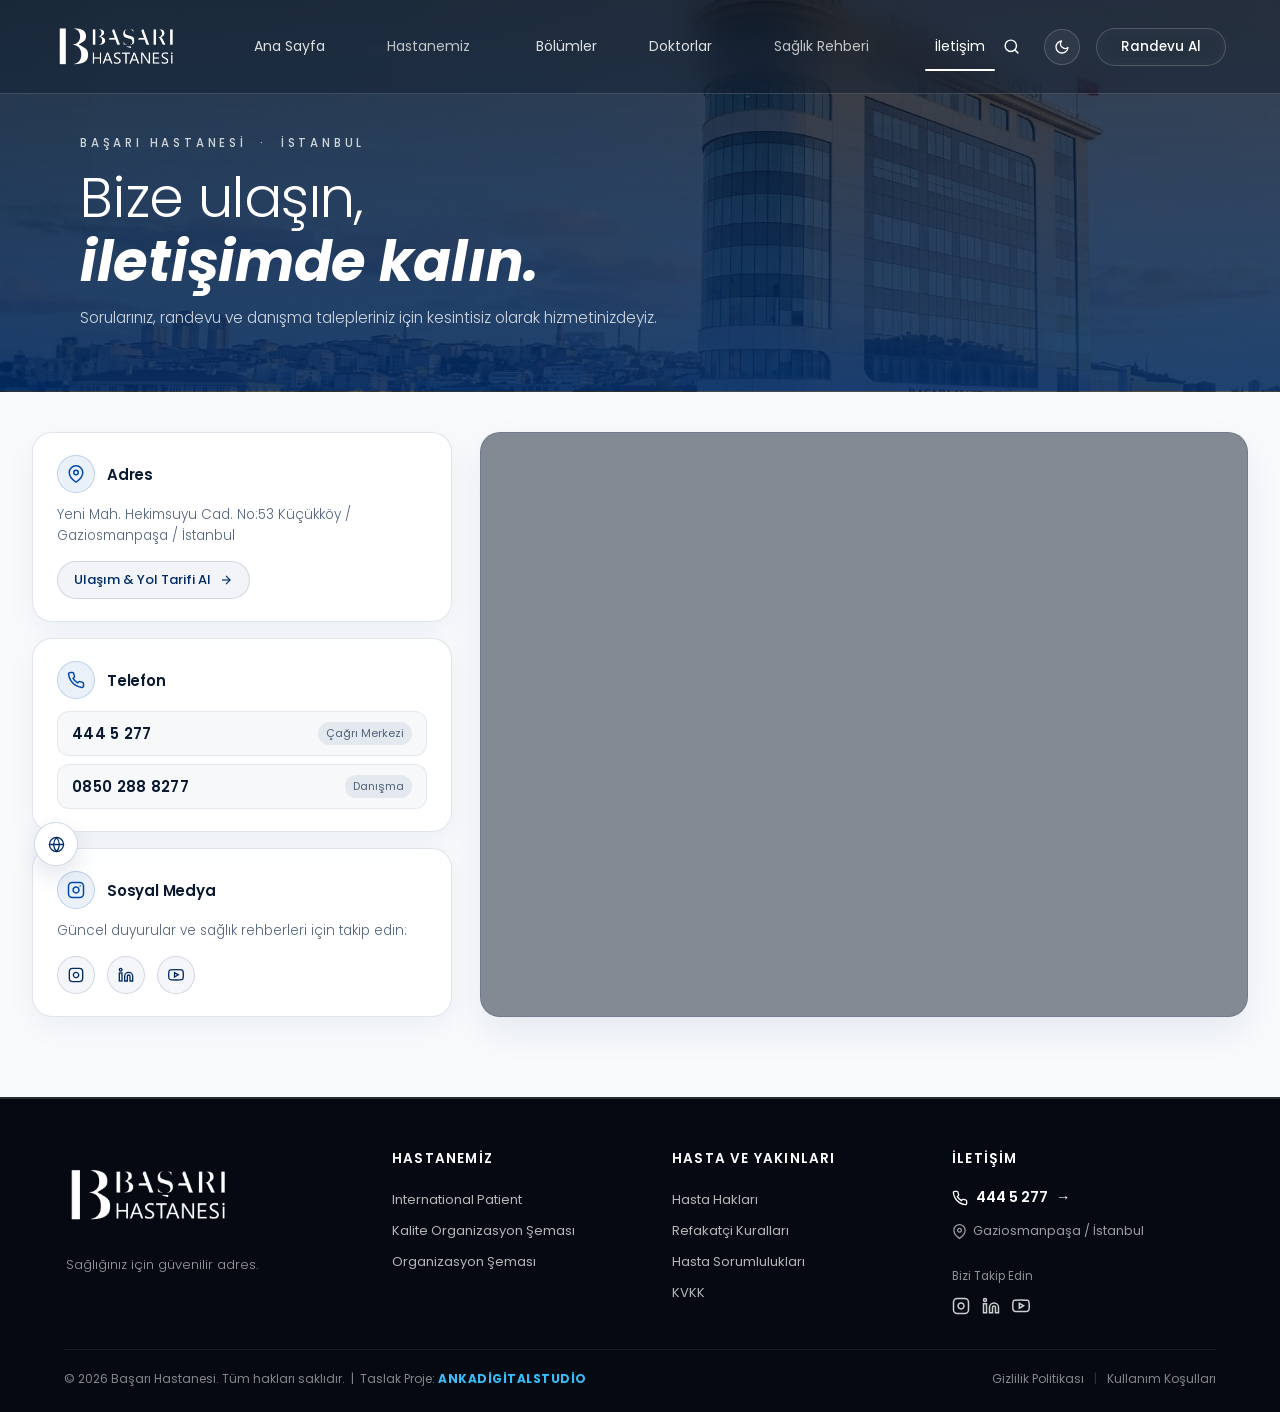
<file: iletisim.html>
<!DOCTYPE html>
<html lang="tr" dir="ltr" data-theme="light">
<head>
  <meta charset="UTF-8">
  <meta name="viewport" content="width=device-width, initial-scale=1.0">
  <title>İletişim | Başarı Hastanesi</title>
  <link rel="icon" type="image/png" href="img/favicon.png">

  <!-- Google Fonts -->
  <link rel="preconnect" href="https://fonts.googleapis.com">
  <link rel="preconnect" href="https://fonts.gstatic.com" crossorigin>
  <link href="https://fonts.googleapis.com/css2?family=Poppins:ital,wght@0,300;0,400;0,500;0,600;0,700;1,300;1,400&display=swap" rel="stylesheet">

  <!-- Orijinal Ana Stil Dosyası -->
  <link rel="stylesheet" href="css/style.css">

  <style>
    *, *::before, *::after {
      box-sizing: border-box;
    }

    html[data-theme="light"] body {
      background-color: #f8fafc !important;
      color: #0a192f !important;
    }

    html[data-theme="dark"] body {
      background-color: #060b14 !important;
      color: #ffffff !important;
    }

    /* Orijinal Hero Banner Yapısı Korundu */
    .page-hero-banner {
      width: 100%;
      background: linear-gradient(180deg, rgba(6, 11, 20, 0.75) 0%, rgba(0, 44, 102, 0.88) 100%), url('img/hero-light-bg.jpg') center/cover no-repeat !important;
      border-bottom: 1px solid rgba(255, 255, 255, 0.1);
      padding-top: 135px !important;
      padding-bottom: 60px !important;
      margin-top: 0px !important;
      margin-bottom: 40px;
      transition: background 0.4s ease;
    }

    html[data-theme="dark"] .page-hero-banner {
      background: linear-gradient(180deg, rgba(5, 8, 14, 0.85) 0%, rgba(6, 11, 20, 0.94) 100%), url('img/hero-dark-bg.jpg') center/cover no-repeat !important;
    }

    .page-hero-container {
      max-width: 1200px;
      margin: 0 auto;
      padding: 0 40px;
      display: flex;
      flex-direction: column;
      gap: 10px;
      text-align: left !important;
      align-items: flex-start !important;
    }

    .page-hero-badge {
      display: inline-block;
      font-size: 11.5px;
      font-weight: 500;
      letter-spacing: 3.8px;
      text-transform: uppercase;
      color: rgba(255, 255, 255, 0.78);
      margin-bottom: 4px;
    }

    .page-hero-title {
      font-size: clamp(38px, 4.5vw, 56px);
      line-height: 1.15;
      letter-spacing: -0.6px;
      color: #ffffff;
      margin: 0;
    }

    .page-hero-title .title-regular {
      display: block;
      font-weight: 300;
    }

    .page-hero-title .title-italic {
      display: block;
      font-weight: 700;
      font-style: italic;
      letter-spacing: -0.3px;
    }

    .page-hero-desc {
      font-size: 15.5px;
      font-weight: 300;
      line-height: 1.72;
      color: rgba(255, 255, 255, 0.78);
      max-width: 580px;
      margin: 0;
    }

    /* ORTA İÇERİK ALANI - ÖLÇEĞİ KÜÇÜLTÜLMÜŞ VE KOMPAKT TASARIM */
    .contact-page-main {
      padding-bottom: 80px;
    }

    .contact-container {
      max-width: 1320px;
      margin: 0 auto;
      padding: 0 32px;
    }

    .contact-split-grid {
      display: grid;
      grid-template-columns: 420px 1fr;
      gap: 28px;
      align-items: stretch; /* Sol ve sağ sütunların boylarını eşitler */
    }

    .contact-info-col {
      display: flex;
      flex-direction: column;
      gap: 16px;
    }

    .contact-glass-card {
      background: rgba(16, 27, 44, 0.45);
      border: 1px solid rgba(255, 255, 255, 0.12);
      backdrop-filter: blur(20px);
      -webkit-backdrop-filter: blur(20px);
      border-radius: 20px;
      padding: 22px 24px;
      box-shadow: 0 10px 30px rgba(0, 0, 0, 0.2);
      transition: all 0.3s cubic-bezier(0.34, 1.56, 0.64, 1);
    }

    html[data-theme="light"] .contact-glass-card {
      background: rgba(255, 255, 255, 0.88);
      border-color: rgba(0, 44, 102, 0.12);
      box-shadow: 0 10px 30px rgba(0, 44, 102, 0.05);
    }

    .contact-glass-card:hover {
      transform: translateY(-3px);
      border-color: rgba(56, 189, 248, 0.4);
    }

    .card-top-row {
      display: flex;
      align-items: center;
      gap: 12px;
      margin-bottom: 12px;
    }

    .card-icon-box {
      width: 38px;
      height: 38px;
      border-radius: 50%;
      background: rgba(56, 189, 248, 0.1);
      border: 1px solid rgba(56, 189, 248, 0.25);
      display: flex;
      align-items: center;
      justify-content: center;
      color: var(--accent-cyan, #38bdf8);
      flex-shrink: 0;
    }

    html[data-theme="light"] .card-icon-box {
      background: rgba(0, 74, 173, 0.08);
      border-color: rgba(0, 74, 173, 0.2);
      color: var(--accent-blue, #004aad);
    }

    .card-heading {
      font-size: 15px;
      font-weight: 600;
      letter-spacing: -0.2px;
    }

    .card-body-text {
      font-size: 13.5px;
      line-height: 1.55;
      font-weight: 300;
      color: var(--text-muted);
      margin-bottom: 14px;
    }

    html[data-theme="light"] .card-body-text {
      color: #52637a;
    }

    .contact-action-btn {
      display: inline-flex;
      align-items: center;
      gap: 8px;
      padding: 8px 16px;
      background: rgba(255, 255, 255, 0.06);
      border: 1px solid rgba(255, 255, 255, 0.15);
      border-radius: 30px;
      font-size: 13px;
      font-weight: 500;
      color: var(--text-main);
      text-decoration: none;
      transition: all 0.25s ease;
    }

    html[data-theme="light"] .contact-action-btn {
      background: rgba(0, 44, 102, 0.05);
      border-color: rgba(0, 44, 102, 0.15);
      color: #002c66;
    }

    .contact-action-btn:hover {
      background: var(--accent-blue, #004aad);
      color: #ffffff;
      border-color: var(--accent-blue, #004aad);
      transform: translateX(4px);
    }

    .phones-list {
      display: flex;
      flex-direction: column;
      gap: 8px;
    }

    .phone-row-item {
      display: flex;
      align-items: center;
      justify-content: space-between;
      padding: 10px 14px;
      background: rgba(255, 255, 255, 0.03);
      border: 1px solid rgba(255, 255, 255, 0.08);
      border-radius: 12px;
      text-decoration: none;
      color: var(--text-main);
      transition: all 0.25s ease;
    }

    html[data-theme="light"] .phone-row-item {
      background: rgba(0, 44, 102, 0.03);
      border-color: rgba(0, 44, 102, 0.08);
      color: #0a192f;
    }

    .phone-row-item:hover {
      background: rgba(56, 189, 248, 0.1);
      border-color: rgba(56, 189, 248, 0.3);
      transform: translateX(4px);
    }

    .phone-number-val {
      font-size: 15px;
      font-weight: 600;
      letter-spacing: 0.3px;
    }

    .phone-badge-label {
      font-size: 11px;
      padding: 3px 8px;
      border-radius: 20px;
      background: rgba(255, 255, 255, 0.08);
      color: var(--text-muted);
    }

    html[data-theme="light"] .phone-badge-label {
      background: rgba(0, 44, 102, 0.08);
      color: #52637a;
    }

    .social-icons-row {
      display: flex;
      align-items: center;
      gap: 12px;
      margin-top: 4px;
    }

    .social-bubble {
      width: 38px;
      height: 38px;
      border-radius: 50%;
      background: rgba(255, 255, 255, 0.05);
      border: 1px solid rgba(255, 255, 255, 0.12);
      display: flex;
      align-items: center;
      justify-content: center;
      color: var(--text-main);
      transition: all 0.3s cubic-bezier(0.34, 1.56, 0.64, 1);
    }

    html[data-theme="light"] .social-bubble {
      background: rgba(0, 44, 102, 0.04);
      border-color: rgba(0, 44, 102, 0.15);
      color: #002c66;
    }

    .social-bubble:hover {
      background: var(--accent-cyan, #38bdf8);
      color: #05080e;
      border-color: var(--accent-cyan);
      transform: translateY(-3px) scale(1.06);
    }

    .contact-map-col {
      position: relative;
      border-radius: 20px;
      overflow: hidden;
      border: 1px solid rgba(255, 255, 255, 0.15);
      box-shadow: 0 15px 35px rgba(0, 0, 0, 0.25);
      height: 100%; /* Sol sütunla tam boy hizalanır */
      min-height: 420px;
      background: rgba(16, 27, 44, 0.5);
    }

    html[data-theme="light"] .contact-map-col {
      border-color: rgba(0, 44, 102, 0.15);
      box-shadow: 0 15px 35px rgba(0, 44, 102, 0.08);
    }

    .contact-map-col iframe {
      width: 100%;
      height: 100%;
      position: absolute;
      inset: 0; 
      border: none;
      filter: contrast(1.05);
    }

    @media (max-width: 1200px) {
      .contact-container { padding: 0 24px; }
      .contact-split-grid { grid-template-columns: 1fr; gap: 24px; }
      .contact-map-col { min-height: 380px; height: auto; }
      .contact-map-col iframe { min-height: 380px; position: relative; }
    }

    /* Preloader ve Dil Menüsü Stilleri */
    .site-preloader {
      position: fixed;
      inset: 0;
      z-index: 999999;
      background: rgba(255, 255, 255, 0.75);
      backdrop-filter: blur(16px);
      -webkit-backdrop-filter: blur(16px);
      display: flex;
      align-items: center;
      justify-content: center;
      transition: opacity 0.4s ease, visibility 0.4s ease;
    }

    html[data-theme="dark"] .site-preloader {
      background: rgba(6, 11, 20, 0.75);
      backdrop-filter: blur(16px);
      -webkit-backdrop-filter: blur(16px);
    }

    .glass-loader-circle {
      width: 64px;
      height: 64px;
      border: 2px solid rgba(0, 44, 102, 0.06);
      border-top-color: #004aad;
      border-radius: 50%;
      background: rgba(255, 255, 255, 0.3);
      box-shadow: 0 10px 25px rgba(0, 0, 0, 0.03);
      animation: glassSpin 0.9s linear infinite;
    }

    html[data-theme="dark"] .glass-loader-circle {
      border-color: rgba(255, 255, 255, 0.06);
      border-top-color: #38bdf8;
      background: rgba(11, 19, 34, 0.3);
      box-shadow: 0 10px 25px rgba(0, 0, 0, 0.2);
    }

    @keyframes glassSpin {
      to { transform: rotate(360deg); }
    }

    .site-preloader.fade-out {
      opacity: 0;
      visibility: hidden;
    }

    .hero-bottom-left-lang {
      position: fixed;
      bottom: 34px;
      left: 34px;
      z-index: 999;
    }

    .corner-lang-dropdown {
      position: relative;
    }

    .corner-lang-btn {
      width: 44px;
      height: 44px;
      border-radius: 50%;
      background: rgba(16, 27, 44, 0.85);
      border: 1px solid rgba(255, 255, 255, 0.25);
      color: #ffffff;
      display: flex;
      align-items: center;
      justify-content: center;
      cursor: pointer;
      backdrop-filter: blur(14px);
      -webkit-backdrop-filter: blur(14px);
      box-shadow: 0 10px 25px rgba(0, 0, 0, 0.25);
      transition: all 0.3s cubic-bezier(0.34, 1.56, 0.64, 1);
    }

    html[data-theme="light"] .corner-lang-btn {
      background: #ffffff;
      border: 1px solid rgba(0, 44, 102, 0.18);
      color: #002c66;
      box-shadow: 0 10px 25px rgba(0, 44, 102, 0.12);
    }

    .corner-lang-btn:hover {
      transform: scale(1.08);
      background: #004aad;
      color: #ffffff;
      border-color: #004aad;
    }

    .corner-lang-menu {
      position: absolute;
      bottom: calc(100% + 12px);
      left: 0;
      background: rgba(16, 27, 44, 0.92);
      border: 1px solid rgba(255, 255, 255, 0.16);
      backdrop-filter: blur(20px);
      -webkit-backdrop-filter: blur(20px);
      border-radius: 14px;
      padding: 6px;
      min-width: 140px;
      list-style: none;
      display: none;
      flex-direction: column;
      gap: 4px;
      box-shadow: 0 15px 35px rgba(0, 0, 0, 0.4);
      z-index: 1000;
    }

    html[data-theme="light"] .corner-lang-menu {
      background: #ffffff;
      border-color: rgba(0, 44, 102, 0.12);
      box-shadow: 0 15px 35px rgba(0, 44, 102, 0.12);
    }

    .corner-lang-menu.show {
      display: flex !important;
    }

    .corner-lang-menu li {
      padding: 9px 14px;
      color: #ffffff;
      font-size: 13px;
      cursor: pointer;
      border-radius: 8px;
      transition: background 0.2s, color 0.2s;
    }

    html[data-theme="light"] .corner-lang-menu li {
      color: #0a192f;
    }

    .corner-lang-menu li:hover, 
    .corner-lang-menu li.active {
      background: rgba(0, 74, 173, 0.1);
      color: #004aad;
      font-weight: 500;
    }
    /* Gece Modunda Haritayı Otomatik Koyu (Dark) Yapma */
    html[data-theme="dark"] .contact-map-col iframe {
      filter: invert(90%) hue-rotate(180deg) brightness(95%) contrast(90%);
    }
  </style>
</head>
<body class="contact-page-body">

  <div class="site-preloader" id="sitePreloader">
    <div class="glass-loader-circle"></div>
  </div>

  <!-- HEADER -->
  <header class="header" id="siteHeader">
    <div class="header-container">
      <a href="#" class="logo-wrap">
        <img src="img/logo.png" alt="Başarı Hastanesi" class="site-logo logo-dark-mode">
        <img src="img/logo.png" alt="Başarı Hastanesi" class="site-logo logo-light-mode">
      </a>

      <nav class="nav-menu" id="mainNav">
        <a href="index.html" class="nav-link" data-i18n="nav_home">Ana Sayfa</a>

        <div class="nav-item-dropdown">
          <a href="hastanemiz.html" class="nav-link" data-i18n="nav_hospital">Hastanemiz</a>
          <div class="mega-dropdown-panel simple-dropdown">
            <ul class="dropdown-links-list">
              <li><a href="hastanemiz.html#hakkimizda"><span class="link-bullet"></span> Hakkımızda</a></li>
              <li><a href="hastanemiz.html#baskan"><span class="link-bullet"></span> Başkanın Mesajı</a></li>
              <li><a href="hastanemiz.html#anlasmali-kurumlar"><span class="link-bullet"></span> Anlaşmalı Kurumlar</a></li>
              <li><a href="hastanemiz.html#ik"><span class="link-bullet"></span> İnsan Kaynakları</a></li>
              <li><a href="hastanemiz.html#galeri"><span class="link-bullet"></span> Galeri</a></li>
            </ul>
          </div>
        </div>

        <a href="#bolumler" class="nav-link" data-i18n="nav_departments">Bölümler</a>
        <a href="doktorlar.html" class="nav-link" data-i18n="nav_doctors">Doktorlar</a>

        <div class="nav-item-dropdown">
          <a href="#rehber" class="nav-link" data-i18n="nav_guide">Sağlık Rehberi</a>
          <div class="mega-dropdown-panel simple-dropdown">
            <ul class="dropdown-links-list">
              <li><a href="#haberler"><span class="link-bullet"></span> Haberler & Duyurular</a></li>
              <li><a href="#blog"><span class="link-bullet"></span> Blog</a></li>
              <li><a href="#gebe-okulu"><span class="link-bullet"></span> Gebe Okulu</a></li>
            </ul>
          </div>
        </div>

        <a href="iletisim.html" class="nav-link active" data-i18n="nav_contact">İletişim</a>
      </nav>

      <div class="header-actions">
        <button class="icon-btn search-btn" id="searchBtn" aria-label="Arama">
          <svg width="17" height="17" viewBox="0 0 24 24" fill="none" stroke="currentColor" stroke-width="2" stroke-linecap="round" stroke-linejoin="round">
            <circle cx="11" cy="11" r="8"></circle>
            <line x1="21" y1="21" x2="16.65" y2="16.65"></line>
          </svg>
        </button>

        <button class="theme-circle-btn" id="themeToggle" aria-label="Tema Değiştir" title="Gece / Gündüz Modu">
          <div class="theme-icon-container">
            <svg class="mode-icon moon-icon" width="16" height="16" viewBox="0 0 24 24" fill="none" stroke="currentColor" stroke-width="2" stroke-linecap="round" stroke-linejoin="round">
              <path d="M21 12.79A9 9 0 1 1 11.21 3 7 7 0 0 0 21 12.79z"></path>
            </svg>
            <svg class="mode-icon sun-icon" width="17" height="17" viewBox="0 0 24 24" fill="none" stroke="currentColor" stroke-width="2" stroke-linecap="round" stroke-linejoin="round">
              <circle cx="12" cy="12" r="4"></circle>
              <line x1="12" y1="2" x2="12" y2="4"></line>
              <line x1="12" y1="20" x2="12" y2="22"></line>
              <line x1="4.93" y1="4.93" x2="6.34" y2="6.34"></line>
              <line x1="17.66" y1="17.66" x2="19.07" y2="19.07"></line>
              <line x1="2" y1="12" x2="4" y2="12"></line>
              <line x1="20" y1="12" x2="22" y2="12"></line>
              <line x1="4.93" y1="19.07" x2="6.34" y2="17.66"></line>
              <line x1="17.66" y1="6.34" x2="19.07" y2="4.93"></line>
            </svg>
          </div>
        </button>

        <a href="randevu.html" class="btn-appointment" data-i18n="btn_appointment">Randevu Al</a>

        <button class="mobile-toggle" id="mobileToggle" aria-label="Menü">
          <span></span><span></span><span></span>
        </button>
      </div>

    </div>
  </header>

  <!-- HERO (BANNER) KISMI -->
  <main class="contact-page-main">
    <section class="page-hero-banner">
      <div class="page-hero-container">
        <span class="page-hero-badge">BAŞARI HASTANESİ &nbsp;·&nbsp; İSTANBUL</span>
        <h1 class="page-hero-title">
          <span class="title-regular">Bize ulaşın,</span>
          <em class="title-italic">iletişimde kalın.</em>
        </h1>
        <p class="page-hero-desc">Sorularınız, randevu ve danışma talepleriniz için kesintisiz olarak hizmetinizdeyiz.</p>
      </div>
    </section>

    <!-- İÇERİK ALANI (SOL KARTLAR - SAĞ HARİTA) -->
    <div class="contact-container">
      <div class="contact-split-grid">
        
        <!-- Sol Sütun: Bilgi Kartları -->
        <div class="contact-info-col">
          
          <div class="contact-glass-card">
            <div class="card-top-row">
              <div class="card-icon-box">
                <svg width="18" height="18" viewBox="0 0 24 24" fill="none" stroke="currentColor" stroke-width="2"><path d="M21 10c0 7-9 13-9 13s-9-6-9-13a9 9 0 0 1 18 0z"></path><circle cx="12" cy="10" r="3"></circle></svg>
              </div>
              <h3 class="card-heading">Adres</h3>
            </div>
            <p class="card-body-text">Yeni Mah. Hekimsuyu Cad. No:53 Küçükköy / Gaziosmanpaşa / İstanbul</p>
            <a href="https://maps.google.com" target="_blank" class="contact-action-btn">
              <span>Ulaşım & Yol Tarifi Al</span>
              <svg width="14" height="14" viewBox="0 0 24 24" fill="none" stroke="currentColor" stroke-width="2"><line x1="5" y1="12" x2="19" y2="12"></line><polyline points="12 5 19 12 12 19"></polyline></svg>
            </a>
          </div>

          <div class="contact-glass-card">
            <div class="card-top-row">
              <div class="card-icon-box">
                <svg width="18" height="18" viewBox="0 0 24 24" fill="none" stroke="currentColor" stroke-width="2"><path d="M22 16.92v3a2 2 0 0 1-2.18 2 19.79 19.79 0 0 1-8.63-3.07 19.5 19.5 0 0 1-6-6 19.79 19.79 0 0 1-3.07-8.67A2 2 0 0 1 4.11 2h3a2 2 0 0 1 2 1.72 12.84 12.84 0 0 0 .7 2.81 2 2 0 0 1-.45 2.11L8.09 9.91a16 16 0 0 0 6 6l1.27-1.27a2 2 0 0 1 2.11-.45 12.84 12.84 0 0 0 2.81.7A2 2 0 0 1 22 16.92z"></path></svg>
              </div>
              <h3 class="card-heading">Telefon</h3>
            </div>
            <div class="phones-list">
              <a href="tel:4445277" class="phone-row-item">
                <span class="phone-number-val">444 5 277</span>
                <span class="phone-badge-label">Çağrı Merkezi</span>
              </a>
              <a href="tel:08502888277" class="phone-row-item">
                <span class="phone-number-val">0850 288 8277</span>
                <span class="phone-badge-label">Danışma</span>
              </a>
            </div>
          </div>

          <div class="contact-glass-card">
            <div class="card-top-row">
              <div class="card-icon-box">
                <svg width="18" height="18" viewBox="0 0 24 24" fill="none" stroke="currentColor" stroke-width="2" stroke-linecap="round" stroke-linejoin="round">
                  <rect x="2" y="2" width="20" height="20" rx="5" ry="5"></rect>
                  <path d="M16 11.37A4 4 0 1 1 12.63 8 4 4 0 0 1 16 11.37z"></path>
                  <line x1="17.5" y1="6.5" x2="17.51" y2="6.5"></line>
                </svg>
              </div>
              <h3 class="card-heading">Sosyal Medya</h3>
            </div>
            <p class="card-body-text">Güncel duyurular ve sağlık rehberleri için takip edin:</p>
            <div class="social-icons-row">
              <a href="#" aria-label="Instagram" class="social-bubble">
                <svg width="16" height="16" viewBox="0 0 24 24" fill="none" stroke="currentColor" stroke-width="2"><rect x="2" y="2" width="20" height="20" rx="5" ry="5"></rect><path d="M16 11.37A4 4 0 1 1 12.63 8 4 4 0 0 1 16 11.37z"></path><line x1="17.5" y1="6.5" x2="17.51" y2="6.5"></line></svg>
              </a>
              <a href="#" aria-label="LinkedIn" class="social-bubble">
                <svg width="16" height="16" viewBox="0 0 24 24" fill="none" stroke="currentColor" stroke-width="2"><path d="M16 8a6 6 0 0 1 6 6v7h-4v-7a2 2 0 0 0-2-2 2 2 0 0 0-2 2v7h-4v-7a6 6 0 0 1 6-6z"></path><rect x="2" y="9" width="4" height="12"></rect><circle cx="4" cy="4" r="2"></circle></svg>
              </a>
              <a href="#" aria-label="YouTube" class="social-bubble">
                <svg width="16" height="16" viewBox="0 0 24 24" fill="none" stroke="currentColor" stroke-width="2"><path d="M22.54 6.42a2.78 2.78 0 0 0-1.94-2C18.88 4 12 4 12 4s-6.88 0-8.6.46a2.78 2.78 0 0 0-1.94 2A29 29 0 0 0 1 11.75a29 29 0 0 0 .46 5.33A2.78 2.78 0 0 0 3.4 19c1.72.46 8.6.46 8.6.46s6.88 0 8.6-.46a2.78 2.78 0 0 0 1.94-2 29 29 0 0 0 .46-5.25 29 29 0 0 0-.46-5.33z"></path><polygon points="9.75 15.02 15.5 11.75 9.75 8.48 9.75 15.02"></polygon></svg>
              </a>
            </div>
          </div>

        </div>

        <!-- Sağ Sütun: Harita (Artık Doğru Hizada ve Boyutta) -->
        <div class="contact-map-col">
          <iframe src="https://www.google.com/maps/embed?pb=!1m18!1m12!1m3!1d3007.505782214955!2d28.904153176698607!3d41.079794471340534!2m3!1f0!2f0!3f0!3m2!1i1024!2i768!4f13.1!3m3!1m2!1s0x14cab0f80ccb75b7%3A0x279bf3377e31ba80!2sw5Z6ZWwgQmHFn2FyxLEgSGFzdGFuZXNp!5e0!3m2!1str!2str!4v1790593266549!5m2!1str!2str" allowfullscreen="" loading="lazy"></iframe>
        </div>

      </div>
    </div>
  </main>

  <!-- FOOTER -->
  <footer class="site-footer" id="iletisim">
    <div class="footer-container">
      <div class="footer-columns-row">
        <div class="footer-col brand-col">
          <img src="img/logo.png" alt="Başarı Hastanesi" class="footer-logo">
          <p class="footer-brand-desc">Sağlığınız için güvenilir adres.</p>
        </div>
        <div class="footer-col">
          <h4 class="footer-col-title">HASTANEMİZ</h4>
          <ul class="footer-sub-links">
            <li><a href="https://www.basarihospital.com/">International Patient</a></li>
            <li><a href="#kalite">Kalite Organizasyon Şeması</a></li>
            <li><a href="#organizasyon">Organizasyon Şeması</a></li>
          </ul>
        </div>
        <div class="footer-col">
          <h4 class="footer-col-title">HASTA VE YAKINLARI</h4>
          <ul class="footer-sub-links">
            <li><a href="#hasta-haklari">Hasta Hakları</a></li>
            <li><a href="#refakatci">Refakatçi Kuralları</a></li>
            <li><a href="#sorumluluklar">Hasta Sorumlulukları</a></li>
            <li><a href="#kvkk">KVKK</a></li>
          </ul>
        </div>
        <div class="footer-col contacts-col">
          <h4 class="footer-col-title">İLETİŞİM</h4>
          <a href="tel:4445277" class="footer-phone-btn">
            <svg width="16" height="16" viewBox="0 0 24 24" fill="none" stroke="currentColor" stroke-width="2"><path d="M22 16.92v3a2 2 0 0 1-2.18 2 19.79 19.79 0 0 1-8.63-3.07 19.5 19.5 0 0 1-6-6 19.79 19.79 0 0 1-3.07-8.67A2 2 0 0 1 4.11 2h3a2 2 0 0 1 2 1.72 12.84 12.84 0 0 0 .7 2.81 2 2 0 0 1-.45 2.11L8.09 9.91a16 16 0 0 0 6 6l1.27-1.27a2 2 0 0 1 2.11-.45 12.84 12.84 0 0 0 2.81.7A2 2 0 0 1 22 16.92z"></path></svg>
            <span>444 5 277</span>
            <span class="phone-arrow">→</span>
          </a>
          <div class="footer-location">
            <svg width="15" height="15" viewBox="0 0 24 24" fill="none" stroke="currentColor" stroke-width="2"><path d="M21 10c0 7-9 13-9 13s-9-6-9-13a9 9 0 0 1 18 0z"></path><circle cx="12" cy="10" r="3"></circle></svg>
            <span>Gaziosmanpaşa / İstanbul</span>
          </div>
          <div class="footer-social-wrap" style="margin-top: 14px;">
            <span class="social-label" data-i18n="footer_follow">Bizi Takip Edin</span>
            <div class="social-icons" style="margin-top: 6px;">
              <a href="#" aria-label="Instagram" class="social-btn">
                <svg width="18" height="18" viewBox="0 0 24 24" fill="none" stroke="currentColor" stroke-width="2"><rect x="2" y="2" width="20" height="20" rx="5" ry="5"></rect><path d="M16 11.37A4 4 0 1 1 12.63 8 4 4 0 0 1 16 11.37z"></path><line x1="17.5" y1="6.5" x2="17.51" y2="6.5"></line></svg>
              </a>
              <a href="#" aria-label="LinkedIn" class="social-btn">
                <svg width="18" height="18" viewBox="0 0 24 24" fill="none" stroke="currentColor" stroke-width="2"><path d="M16 8a6 6 0 0 1 6 6v7h-4v-7a2 2 0 0 0-2-2 2 2 0 0 0-2 2v7h-4v-7a6 6 0 0 1 6-6z"></path><rect x="2" y="9" width="4" height="12"></rect><circle cx="4" cy="4" r="2"></circle></svg>
              </a>
              <a href="#" aria-label="YouTube" class="social-btn">
                <svg width="18" height="18" viewBox="0 0 24 24" fill="none" stroke="currentColor" stroke-width="2"><path d="M22.54 6.42a2.78 2.78 0 0 0-1.94-2C18.88 4 12 4 12 4s-6.88 0-8.6.46a2.78 2.78 0 0 0-1.94 2A29 29 0 0 0 1 11.75a29 29 0 0 0 .46 5.33A2.78 2.78 0 0 0 3.4 19c1.72.46 8.6.46 8.6.46s6.88 0 8.6-.46a2.78 2.78 0 0 0 1.94-2 29 29 0 0 0 .46-5.25 29 29 0 0 0-.46-5.33z"></path><polygon points="9.75 15.02 15.5 11.75 9.75 8.48 9.75 15.02"></polygon></svg>
              </a>
            </div>
          </div>
        </div>
      </div>
      <div class="footer-bottom-row">
        <p class="copyright-text">
          © 2026 Başarı Hastanesi. Tüm hakları saklıdır. &nbsp;|&nbsp; Taslak Proje: <strong style="color: #38bdf8; letter-spacing: 0.5px;">ANKADİGİTALSTUDİO</strong>
        </p>
        <div class="legal-links">
          <a href="#privacy" class="legal-link" data-i18n="footer_privacy">Gizlilik Politikası</a>
          <span class="legal-separator">|</span>
          <a href="#terms" class="legal-link" data-i18n="footer_terms">Kullanım Koşulları</a>
        </div>
      </div>
    </div>
    <button class="back-to-top-btn" id="backToTopBtn" aria-label="Başa Dön" title="Yukarı Çık">
      <svg width="18" height="18" viewBox="0 0 24 24" fill="none" stroke="currentColor" stroke-width="2.5" stroke-linecap="round" stroke-linejoin="round">
        <polyline points="18 15 12 9 6 15"></polyline>
      </svg>
    </button>
  </footer>

  <div class="hero-bottom-left-lang" id="cornerLangWrapper">
    <div class="corner-lang-dropdown">
      <button class="corner-lang-btn" id="cornerLangBtn" aria-label="Language / Dil Seçimi">
        <svg width="17" height="17" viewBox="0 0 24 24" fill="none" stroke="currentColor" stroke-width="1.8" stroke-linecap="round" stroke-linejoin="round">
          <circle cx="12" cy="12" r="10"></circle>
          <line x1="2" y1="12" x2="22" y2="12"></line>
          <path d="M12 2a15.3 15.3 0 0 1 4 10 15.3 15.3 0 0 1-4 10 15.3 15.3 0 0 1-4-10 15.3 15.3 0 0 1 4-10z"></path>
        </svg>
      </button>
      
      <ul class="corner-lang-menu" id="cornerLangMenu">
        <li data-lang="tr" class="active">🇹🇷 Türkçe</li>
        <li data-lang="en">🇬🇧 English</li>
        <li data-lang="ar">🇸🇦 العربية</li>
        <li data-lang="fa">🇮🇷 فارسی</li>
      </ul>
    </div>
  </div>

  <script>
    document.addEventListener('DOMContentLoaded', () => {
      const translations = {
        tr: {
          nav_home: "Ana Sayfa",
          nav_hospital: "Hastanemiz",
          nav_departments: "Bölümler",
          nav_doctors: "Doktorlar",
          nav_guide: "Sağlık Rehberi",
          nav_contact: "İletişim",
          btn_appointment: "Randevu Al",
          footer_follow: "Bizi Takip Edin",
          footer_copy: "© 2026 Başarı Hastanesi. Tüm hakları saklıdır.",
          footer_privacy: "Gizlilik Politikası",
          footer_terms: "Kullanım Koşulları"
        },
        en: {
          nav_home: "Home",
          nav_hospital: "Our Hospital",
          nav_departments: "Departments",
          nav_doctors: "Doctors",
          nav_guide: "Health Guide",
          nav_contact: "Contact",
          btn_appointment: "Book Appointment",
          footer_follow: "Follow Us",
          footer_copy: "© 2026 Başarı Hospital. All rights reserved.",
          footer_privacy: "Privacy Policy",
          footer_terms: "Terms of Use"
        },
        ar: {
          nav_home: "الرئيسية",
          nav_hospital: "مستشفانا",
          nav_departments: "الأقسام",
          nav_doctors: "الأطباء",
          nav_guide: "الدليل الصحي",
          nav_contact: "اتصل بنا",
          btn_appointment: "حجز موعد",
          footer_follow: "تابعنا",
          footer_copy: "© 2026 مستشفى باشاري. جميع الحقوق محفوظة.",
          footer_privacy: "سياسة الخصوصية",
          footer_terms: "شروط الاستخدام"
        },
        fa: {
          nav_home: "صفحه اصلی",
          nav_hospital: "بیمارستان ما",
          nav_departments: "بخش‌ها",
          nav_doctors: "پزشکان",
          nav_guide: "راهنمای سلامت",
          nav_contact: "تماس با ما",
          btn_appointment: "رزرو نوبت",
          footer_follow: "ما را دنبال کنید",
          footer_copy: "© 2026 بیمارستان باشاری. تمامی حقوق محفوظ است.",
          footer_privacy: "سیاست حفظ حریم خصوصی",
          footer_terms: "شرایط استفاده"
        }
      };

      const themeToggle = document.getElementById('themeToggle');
      const htmlRoot = document.documentElement;
      let savedTheme = localStorage.getItem('basari_theme') || 'light';
      htmlRoot.setAttribute('data-theme', savedTheme);

      if (themeToggle) {
        themeToggle.addEventListener('click', (e) => {
          e.preventDefault();
          const activeTheme = htmlRoot.getAttribute('data-theme');
          const nextTheme = activeTheme === 'dark' ? 'light' : 'dark';
          htmlRoot.setAttribute('data-theme', nextTheme);
          localStorage.setItem('basari_theme', nextTheme);
        });
      }

      const siteHeader = document.getElementById('siteHeader');
      window.addEventListener('scroll', () => {
        if (window.scrollY > 30) {
          siteHeader.classList.add('scrolled');
        } else {
          siteHeader.classList.remove('scrolled');
        }
      }, { passive: true });

      const cornerLangBtn = document.getElementById('cornerLangBtn');
      const cornerLangMenu = document.getElementById('cornerLangMenu');

      if (cornerLangBtn && cornerLangMenu) {
        cornerLangBtn.addEventListener('click', (e) => {
          e.stopPropagation();
          cornerLangMenu.classList.toggle('show');
        });

        document.addEventListener('click', () => {
          cornerLangMenu.classList.remove('show');
        });

        cornerLangMenu.querySelectorAll('li').forEach(item => {
          item.addEventListener('click', () => {
            const selectedLang = item.getAttribute('data-lang');
            
            cornerLangMenu.querySelectorAll('li').forEach(li => li.classList.remove('active'));
            item.classList.add('active');
            cornerLangMenu.classList.remove('show');

            htmlRoot.setAttribute('lang', selectedLang);
            if (selectedLang === 'ar' || selectedLang === 'fa') {
              htmlRoot.setAttribute('dir', 'rtl');
              document.body.classList.add('rtl-lang-font');
            } else {
              htmlRoot.setAttribute('dir', 'ltr');
              document.body.classList.remove('rtl-lang-font');
            }

            const dict = translations[selectedLang];
            if (dict) {
              document.querySelectorAll('[data-i18n]').forEach(el => {
                const key = el.getAttribute('data-i18n');
                if (dict[key]) {
                  el.textContent = dict[key];
                }
              });
            }
          });
        });
      }
    });

    // Garantili Preloader Kapanış Mekanizması
    const hidePreloader = () => {
      const preloader = document.getElementById('sitePreloader');
      if (preloader && !preloader.classList.contains('fade-out')) {
        preloader.classList.add('fade-out');
        setTimeout(() => preloader.remove(), 400);
      }
    };

    window.addEventListener('load', hidePreloader);
    setTimeout(hidePreloader, 1000);
  </script>
</body>
</html>
</file>
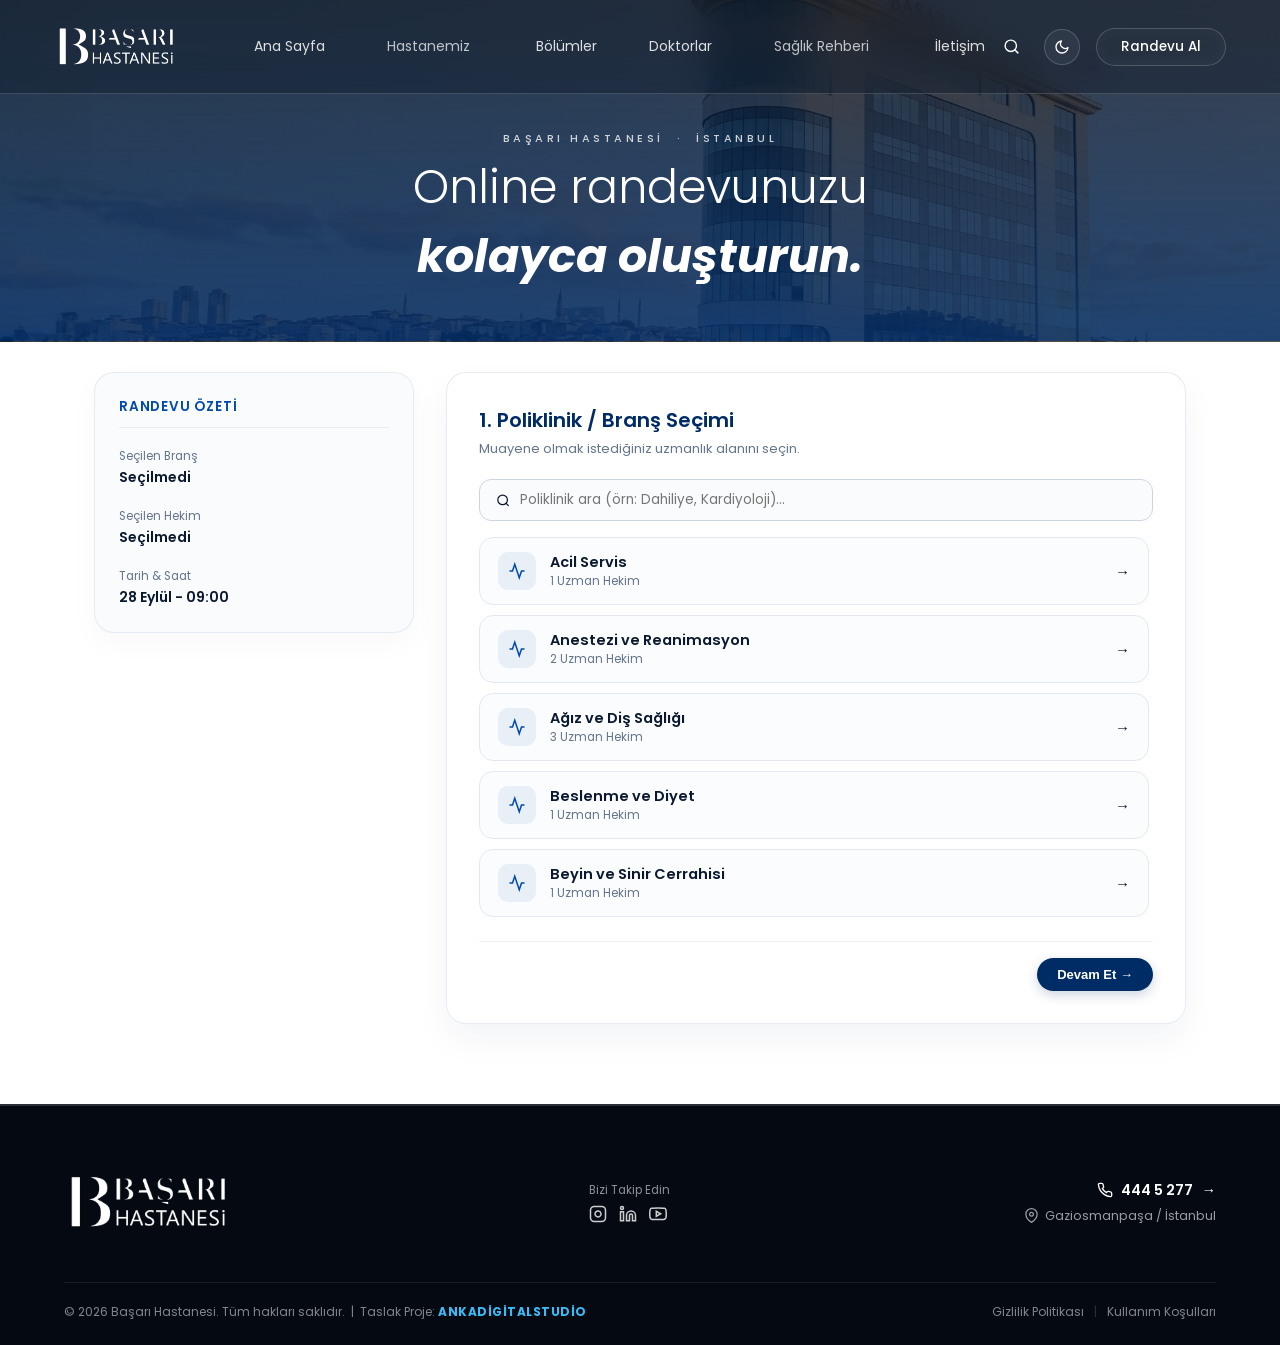
<file: randevu.html>
<!DOCTYPE html>
<html lang="tr" dir="ltr" data-theme="light">
<head>
  <meta charset="UTF-8">
  <meta name="viewport" content="width=device-width, initial-scale=1.0">
  <title>Online Randevu | Başarı Hastanesi</title>
  <link rel="icon" type="image/png" href="img/favicon.png">
  
  <link rel="preconnect" href="https://fonts.googleapis.com">
  <link rel="preconnect" href="https://fonts.gstatic.com" crossorigin>
  <link href="https://fonts.googleapis.com/css2?family=Poppins:ital,wght@0,300;0,400;0,500;0,600;0,700;1,300;1,400&display=swap" rel="stylesheet">
  
  <link rel="stylesheet" href="css/style.css">

  <style>
    body.wizard-page-body {
      background-color: #ffffff !important;
      color: #0a192f !important;
      font-family: 'Poppins', sans-serif;
      margin: 0; padding: 0;
      min-height: 100vh;
      display: flex; flex-direction: column;
    }
    [data-theme="dark"] body.wizard-page-body {
      background-color: #060b14 !important;
      color: #ffffff !important;
    }

    /* Hero Banner */
    .wizard-hero-banner {
      width: 100%;
      background: linear-gradient(180deg, rgba(6, 11, 20, 0.75) 0%, rgba(0, 44, 102, 0.88) 100%), url('img/hero-light-bg.jpg') center/cover no-repeat !important;
      border-bottom: 1px solid rgba(255, 255, 255, 0.1);
      padding-top: 130px; padding-bottom: 50px;
      margin-bottom: 30px; text-align: center;
    }
    [data-theme="dark"] .wizard-hero-banner {
      background: linear-gradient(180deg, rgba(5, 8, 14, 0.85) 0%, rgba(6, 11, 20, 0.94) 100%), url('img/hero-dark-bg.jpg') center/cover no-repeat !important;
    }

    .wizard-hero-container { max-width: 900px; margin: 0 auto; padding: 0 24px; display: flex; flex-direction: column; align-items: center; }
    .wizard-badge { font-size: 11px; font-weight: 500; letter-spacing: 3.5px; text-transform: uppercase; color: rgba(255, 255, 255, 0.78); margin-bottom: 6px; }
    .wizard-hero-title { font-size: clamp(34px, 4vw, 46px); color: #ffffff; margin: 0; font-weight: 700; }
    .wizard-hero-title span { font-weight: 300; display: block; }
    .wizard-hero-title em { font-style: italic; color: #ffffff; display: block; }

    
    .wizard-main-wrapper {
      max-width: 1140px; margin: 0 auto 80px auto; padding: 0 24px; width: 100%; flex: 1;
      display: grid; grid-template-columns: 320px 1fr; gap: 32px; align-items: start;
      transition: all 0.4s ease;
    }
    
    .wizard-main-wrapper.success-active {
      grid-template-columns: 1fr !important;
      max-width: 650px !important;
    }
    @media(max-width: 900px) { .wizard-main-wrapper { grid-template-columns: 1fr; } }

    /* Canlı Özet  */
    .summary-panel {
      background: rgba(248, 250, 252, 0.8); border: 1px solid rgba(226, 232, 240, 0.8);
      backdrop-filter: blur(16px); -webkit-backdrop-filter: blur(16px);
      border-radius: 20px; padding: 24px; position: sticky; top: 110px; display: flex; flex-direction: column; gap: 20px;
      box-shadow: 0 10px 30px rgba(0,0,0,0.03);
    }
    [data-theme="dark"] .summary-panel { background: rgba(11, 19, 34, 0.65); border-color: rgba(255,255,255,0.08); box-shadow: 0 10px 30px rgba(0,0,0,0.3); }
    
    .summary-title { font-size: 13.5px; font-weight: 600; text-transform: uppercase; letter-spacing: 0.8px; color: #004aad; border-bottom: 1px solid rgba(0,0,0,0.06); padding-bottom: 10px; }
    [data-theme="dark"] .summary-title { color: #38bdf8; border-bottom-color: rgba(255,255,255,0.08); }
    
    .summary-item { display: flex; flex-direction: column; gap: 2px; }
    .summary-label { font-size: 11.5px; color: #64748b; }
    [data-theme="dark"] .summary-label { color: #94a3b8; }
    .summary-val { font-size: 14px; font-weight: 600; }

    
    .wizard-content-card {
      background: rgba(255, 255, 255, 0.85); border: 1px solid rgba(226, 232, 240, 0.8);
      backdrop-filter: blur(16px); -webkit-backdrop-filter: blur(16px);
      border-radius: 20px; padding: 32px; box-shadow: 0 15px 35px rgba(0,44,102,0.05);
    }
    [data-theme="dark"] .wizard-content-card { background: rgba(11, 19, 34, 0.7); border-color: rgba(255,255,255,0.08); box-shadow: 0 15px 35px rgba(0,0,0,0.3); }

    .wizard-step-pane { display: none; }
    .wizard-step-pane.active { display: block; animation: fadeInPane 0.3s ease; }
    @keyframes fadeInPane { from { opacity: 0; transform: translateY(6px); } to { opacity: 1; transform: translateY(0); } }

    .pane-title { font-size: 20px; font-weight: 600; margin-bottom: 4px; color: #002c66; }
    [data-theme="dark"] .pane-title { color: #ffffff; }
    .pane-desc { font-size: 13px; color: #64748b; margin-bottom: 20px; }
    [data-theme="dark"] .pane-desc { color: #94a3b8; }

    .branch-list-stack { display: flex; flex-direction: column; gap: 10px; max-height: 380px; overflow-y: auto; padding-right: 4px; }
    
    .branch-row-item {
      display: flex; align-items: center; justify-content: space-between;
      padding: 14px 18px; border-radius: 14px; background: rgba(248, 250, 252, 0.6); border: 1px solid #e2e8f0;
      cursor: pointer; transition: all 0.2s ease;
    }
    [data-theme="dark"] .branch-row-item { background: rgba(6, 11, 20, 0.5); border-color: rgba(255,255,255,0.08); }
    
    .branch-row-item:hover { border-color: #004aad; background: rgba(0,74,173,0.03); }
    .branch-row-item.selected { border-color: #004aad; background: rgba(0,74,173,0.08); box-shadow: 0 0 15px rgba(0,74,173,0.1); }
    [data-theme="dark"] .branch-row-item.selected { border-color: #38bdf8; background: rgba(56,189,248,0.08); }

    .b-info { display: flex; align-items: center; gap: 14px; }
    .b-icon {
      width: 38px; height: 38px; border-radius: 10px; background: rgba(0,74,173,0.08); color: #004aad;
      display: flex; align-items: center; justify-content: center; flex-shrink: 0;
    }
    [data-theme="dark"] .b-icon { background: rgba(56,189,248,0.12); color: #38bdf8; }
    
    .b-texts .name { font-size: 14.5px; font-weight: 600; }
    .b-texts .count { font-size: 11.5px; color: #64748b; }
    [data-theme="dark"] .b-texts .count { color: #94a3b8; }

    .search-input-box {
      display: flex; align-items: center; gap: 10px; padding: 10px 16px;
      background: rgba(248, 250, 252, 0.8); border: 1px solid #cbd5e1; border-radius: 12px; margin-bottom: 16px;
    }
    [data-theme="dark"] .search-input-box { background: rgba(6, 11, 20, 0.7); border-color: rgba(255,255,255,0.15); }
    .search-input-box input { border: none; outline: none; background: transparent; font-family: inherit; font-size: 13.5px; width: 100%; color: inherit; }

    .datetime-layout { display: grid; grid-template-columns: 1.3fr 1fr; gap: 20px; }
    @media(max-width: 600px) { .datetime-layout { grid-template-columns: 1fr; } }

    .date-scroller { display: flex; gap: 8px; overflow-x: auto; padding-bottom: 4px; }
    .date-box {
      flex: 0 0 68px; padding: 10px 4px; text-align: center; border-radius: 12px;
      background: rgba(248, 250, 252, 0.6); border: 1px solid #e2e8f0; cursor: pointer; transition: 0.2s;
    }
    [data-theme="dark"] .date-box { background: rgba(6, 11, 20, 0.5); border-color: rgba(255,255,255,0.08); color: #fff; }
    .date-box.active { background: #004aad; border-color: #004aad; color: #fff; box-shadow: 0 4px 12px rgba(0,74,173,0.3); }
    .date-box .day { font-size: 10px; opacity: 0.85; text-transform: uppercase; }
    .date-box .num { font-size: 16px; font-weight: 700; margin: 2px 0; }

    .hours-grid { display: grid; grid-template-columns: repeat(3, 1fr); gap: 6px; max-height: 190px; overflow-y: auto; }
    .hour-chip {
      padding: 8px; text-align: center; border-radius: 8px; font-size: 12.5px; font-weight: 500;
      background: rgba(248, 250, 252, 0.6); border: 1px solid #e2e8f0; cursor: pointer; color: #0a192f; transition: 0.2s;
    }
    [data-theme="dark"] .hour-chip { background: rgba(6, 11, 20, 0.5); border-color: rgba(255,255,255,0.08); color: #fff; }
    .hour-chip:hover { border-color: #004aad; }
    .hour-chip.selected { background: #004aad; color: #fff; border-color: #004aad; }

    .form-box { display: flex; flex-direction: column; gap: 12px; }
    .f-group { display: flex; flex-direction: column; gap: 4px; }
    .f-group label { font-size: 12px; font-weight: 500; }
    .f-group input { width: 100%; padding: 10px 14px; border-radius: 8px; border: 1px solid #cbd5e1; background: rgba(248, 250, 252, 0.8); color: inherit; outline: none; font-family: inherit; font-size: 13px; }
    [data-theme="dark"] .f-group input { border-color: rgba(255,255,255,0.15); background: rgba(6, 11, 20, 0.7); }

    .nav-buttons { display: flex; justify-content: space-between; align-items: center; margin-top: 24px; padding-top: 16px; border-top: 1px solid rgba(0,0,0,0.06); }
    [data-theme="dark"] .nav-buttons { border-top-color: rgba(255,255,255,0.06); }
    
    .btn-prev, .btn-next { padding: 9px 20px; border-radius: 20px; font-size: 13px; font-weight: 600; cursor: pointer; border: none; transition: 0.2s; }
    .btn-prev { background: transparent; color: inherit; border: 1px solid #cbd5e1; }
    [data-theme="dark"] .btn-prev { border-color: rgba(255,255,255,0.2); }
    .btn-next { background: #002c66; color: #ffffff; box-shadow: 0 4px 12px rgba(0, 44, 102, 0.2); }
    [data-theme="dark"] .btn-next { background: #2563eb; }
    .btn-next:hover { filter: brightness(1.1); }

    
    .success-box-animated {
      text-align: center; padding: 20px 10px; display: flex; flex-direction: column; align-items: center; justify-content: center;
      animation: successPopUp 0.5s cubic-bezier(0.34, 1.56, 0.64, 1) forwards;
    }
    @keyframes successPopUp {
      0% { opacity: 0; transform: scale(0.9) translateY(15px); }
      100% { opacity: 1; transform: scale(1) translateY(0); }
    }
    .success-icon-pulse {
      width: 72px; height: 72px; border-radius: 50%; background: #10b981; color: #fff;
      display: flex; align-items: center; justify-content: center; font-size: 34px; margin-bottom: 20px;
      box-shadow: 0 0 30px rgba(16, 185, 129, 0.5); animation: iconPulse 2s infinite ease-in-out;
    }
    @keyframes iconPulse {
      0%, 100% { transform: scale(1); box-shadow: 0 0 30px rgba(16, 185, 129, 0.5); }
      50% { transform: scale(1.06); box-shadow: 0 0 45px rgba(16, 185, 129, 0.7); }
    }
    .success-details-card {
      background: rgba(0, 74, 173, 0.04); border: 1px solid rgba(0, 74, 173, 0.12); border-radius: 14px;
      padding: 16px 24px; margin: 20px 0; width: 100%; max-width: 360px; text-align: left; display: flex; flex-direction: column; gap: 8px;
    }
    [data-theme="dark"] .success-details-card { background: rgba(56, 189, 248, 0.05); border-color: rgba(56, 189, 248, 0.15); }
    .success-detail-row { display: flex; justify-content: space-between; font-size: 13px; }
    .success-detail-row span:first-child { color: #64748b; }
    [data-theme="dark"] .success-detail-row span:first-child { color: #94a3b8; }
    .success-detail-row span:last-child { font-weight: 600; }

    /*  RESPONSIVE */

    
    @media(max-width: 900px) {
      .wizard-main-wrapper {
        grid-template-columns: 1fr !important;
        gap: 20px;
        padding: 0 16px;
      }
      
      .summary-panel {
        position: static !important;
        margin-bottom: 10px;
      }

      .wizard-hero-banner {
        padding-top: 110px;
        padding-bottom: 40px;
      }

      .wizard-hero-title {
        font-size: 32px !important;
      }
    }

    @media(max-width: 600px) {
      .wizard-content-card {
        padding: 20px 16px !important;
        border-radius: 16px;
      }

      .datetime-layout {
        grid-template-columns: 1fr !important;
        gap: 16px;
      }

      .hours-grid {
        grid-template-columns: repeat(3, 1fr) !important;
      }

      .branch-row-item {
        padding: 12px 14px;
      }

      .b-texts .name {
        font-size: 13.5px;
      }

      .nav-buttons {
        flex-direction: column-reverse;
        gap: 10px;
      }

      .btn-prev, .btn-next {
        width: 100%;
        text-align: center;
        padding: 12px;
      }
    }

    @media(max-width: 400px) {
      .wizard-hero-title {
        font-size: 28px !important;
      }
      
      .date-box {
        flex: 0 0 60px !important;
      }
    }

    .site-preloader {
      position: fixed;
      inset: 0;
      z-index: 999999;
      background: rgba(255, 255, 255, 0.75);
      backdrop-filter: blur(16px);
      -webkit-backdrop-filter: blur(16px);
      display: flex;
      align-items: center;
      justify-content: center;
      transition: opacity 0.4s ease, visibility 0.4s ease;
    }

    html[data-theme="dark"] .site-preloader {
      background: rgba(6, 11, 20, 0.75);
      backdrop-filter: blur(16px);
      -webkit-backdrop-filter: blur(16px);
    }

    .glass-loader-circle {
      width: 64px;
      height: 64px;
      border: 2px solid rgba(0, 44, 102, 0.06);
      border-top-color: #004aad;
      border-radius: 50%;
      background: rgba(255, 255, 255, 0.3);
      box-shadow: 0 10px 25px rgba(0, 0, 0, 0.03);
      animation: glassSpin 0.9s linear infinite;
    }

    html[data-theme="dark"] .glass-loader-circle {
      border-color: rgba(255, 255, 255, 0.06);
      border-top-color: #38bdf8;
      background: rgba(11, 19, 34, 0.3);
      box-shadow: 0 10px 25px rgba(0, 0, 0, 0.2);
    }

    @keyframes glassSpin {
      to { transform: rotate(360deg); }
    }

    .site-preloader.fade-out {
      opacity: 0;
      visibility: hidden;
    }
  </style>
</head>
<body class="wizard-page-body">
     <div class="site-preloader" id="sitePreloader">
    <div class="glass-loader-circle"></div>
  </div>

  <!--HEADER-->
  <header class="header" id="siteHeader">
    <div class="header-container">
      
      <!-- Sol: Büyütülmüş Logo -->
      <a href="#" class="logo-wrap">
        <img src="img/logo.png" alt="Başarı Hastanesi" class="site-logo logo-dark-mode">
        <img src="img/logo.png" alt="Başarı Hastanesi" class="site-logo logo-light-mode">
      </a>

      <nav class="nav-menu" id="mainNav">
        <a href="index.html" class="nav-link" data-i18n="nav_home">Ana Sayfa</a>

        <!-- HASTANEMİZ DROPDOWN -->
        <div class="nav-item-dropdown">
          <a href="hastanemiz.html" class="nav-link" data-i18n="nav_hospital">Hastanemiz</a>
          <div class="mega-dropdown-panel simple-dropdown">
            <ul class="dropdown-links-list">
              <li><a href="hastanemiz.html#hakkimizda"><span class="link-bullet"></span> Hakkımızda</a></li>
              <li><a href="hastanemiz.html#baskan"><span class="link-bullet"></span> Başkanın Mesajı</a></li>
              <li><a href="hastanemiz.html#anlasmali-kurumlar"><span class="link-bullet"></span> Anlaşmalı Kurumlar</a></li>
              <li><a href="hastanemiz.html#ik"><span class="link-bullet"></span> İnsan Kaynakları</a></li>
              <li><a href="hastanemiz.html#galeri"><span class="link-bullet"></span> Galeri</a></li>
            </ul>
          </div>
        </div>

        <a href="#bolumler" class="nav-link" data-i18n="nav_departments">Bölümler</a>
        <a href="doktorlar.html" class="nav-link" data-i18n="nav_doctors">Doktorlar</a>

        <!-- SAĞLIK REHBERİ DROPDOWN -->
        <div class="nav-item-dropdown">
          <a href="#rehber" class="nav-link" data-i18n="nav_guide">Sağlık Rehberi</a>
          <div class="mega-dropdown-panel simple-dropdown">
            <ul class="dropdown-links-list">
              <li><a href="#haberler"><span class="link-bullet"></span> Haberler & Duyurular</a></li>
              <li><a href="#blog"><span class="link-bullet"></span> Blog</a></li>
              <li><a href="#gebe-okulu"><span class="link-bullet"></span> Gebe Okulu</a></li>
            </ul>
          </div>
        </div>

        <a href="iletisim.html" class="nav-link" data-i18n="nav_contact">İletişim</a>
      </nav>

      
      <div class="header-actions">
        <button class="icon-btn search-btn" id="searchBtn" aria-label="Arama">
          <svg width="17" height="17" viewBox="0 0 24 24" fill="none" stroke="currentColor" stroke-width="2" stroke-linecap="round" stroke-linejoin="round">
            <circle cx="11" cy="11" r="8"></circle>
            <line x1="21" y1="21" x2="16.65" y2="16.65"></line>
          </svg>
        </button>

        <button class="theme-circle-btn" id="themeToggle" aria-label="Tema Değiştir" title="Gece / Gündüz Modu">
          <div class="theme-icon-container">
            <svg class="mode-icon moon-icon" width="16" height="16" viewBox="0 0 24 24" fill="none" stroke="currentColor" stroke-width="2" stroke-linecap="round" stroke-linejoin="round">
              <path d="M21 12.79A9 9 0 1 1 11.21 3 7 7 0 0 0 21 12.79z"></path>
            </svg>
            <svg class="mode-icon sun-icon" width="17" height="17" viewBox="0 0 24 24" fill="none" stroke="currentColor" stroke-width="2" stroke-linecap="round" stroke-linejoin="round">
              <circle cx="12" cy="12" r="4"></circle>
              <line x1="12" y1="2" x2="12" y2="4"></line>
              <line x1="12" y1="20" x2="12" y2="22"></line>
              <line x1="4.93" y1="4.93" x2="6.34" y2="6.34"></line>
              <line x1="17.66" y1="17.66" x2="19.07" y2="19.07"></line>
              <line x1="2" y1="12" x2="4" y2="12"></line>
              <line x1="20" y1="12" x2="22" y2="12"></line>
              <line x1="4.93" y1="19.07" x2="6.34" y2="17.66"></line>
              <line x1="17.66" y1="6.34" x2="19.07" y2="4.93"></line>
            </svg>
          </div>
        </button>

       
        <a href="randevu.html" class="btn-appointment" data-i18n="btn_appointment">Randevu Al</a>

        <button class="mobile-toggle" id="mobileToggle" aria-label="Menü">
          <span></span><span></span><span></span>
        </button>
      </div>

    </div>
  </header>

  <section class="wizard-hero-banner">
    <div class="wizard-hero-container">
      <span class="wizard-badge">BAŞARI HASTANESİ &nbsp;·&nbsp; İSTANBUL</span>
      <h1 class="wizard-hero-title">
        <span>Online randevunuzu</span>
        <em>kolayca oluşturun.</em>
      </h1>
    </div>
  </section>

  <!-- WIZARD ANA YAPI -->
  <main class="wizard-main-wrapper" id="wizardMainWrapper">
    
    <!-- SOL: CANLI ÖZET PANELİ (GLASSY) -->
    <div class="summary-panel" id="summaryPanel">
      <div class="summary-title">Randevu Özeti</div>
      <div class="summary-item">
        <span class="summary-label">Seçilen Branş</span>
        <span class="summary-val" id="sumBranch">Seçilmedi</span>
      </div>
      <div class="summary-item">
        <span class="summary-label">Seçilen Hekim</span>
        <span class="summary-val" id="sumDoctor">Seçilmedi</span>
      </div>
      <div class="summary-item">
        <span class="summary-label">Tarih & Saat</span>
        <span class="summary-val" id="sumTime">28 Eylül - 09:00</span>
      </div>
    </div>

    <div class="wizard-content-card">
      
      <!-- ADIM 1: TÜM BİRİMLER (BRANŞLAR) -->
      <div class="wizard-step-pane active" id="pane1">
        <h2 class="pane-title">1. Poliklinik / Branş Seçimi</h2>
        <p class="pane-desc">Muayene olmak istediğiniz uzmanlık alanını seçin.</p>
        
        <div class="search-input-box">
          <svg width="15" height="15" viewBox="0 0 24 24" fill="none" stroke="currentColor" stroke-width="2"><circle cx="11" cy="11" r="8"></circle><line x1="21" y1="21" x2="16.65" y2="16.65"></line></svg>
          <input type="text" id="branchSearch" placeholder="Poliklinik ara (örn: Dahiliye, Kardiyoloji)..." onkeyup="filterBranchList()">
        </div>

        <div class="branch-list-stack" id="branchListStack"></div>

        <div class="nav-buttons" style="justify-content: flex-end;">
          <button class="btn-next" onclick="goToStep(2)">Devam Et →</button>
        </div>
      </div>

      <div class="wizard-step-pane" id="pane2">
        <h2 class="pane-title">2. Hekim Tercihi</h2>
        <p class="pane-desc">Seçtiğiniz branştaki uzman kadromuzdan seçim yapın.</p>
        
        <div class="branch-list-stack" id="doctorListStack"></div>

        <div class="nav-buttons">
          <button class="btn-prev" onclick="goToStep(1)">← Geri</button>
          <button class="btn-next" onclick="goToStep(3)">Devam Et →</button>
        </div>
      </div>

      <!--  TAKVİM & SAAT -->
      <div class="wizard-step-pane" id="pane3">
        <h2 class="pane-title">3. Tarih & Saat Seçimi</h2>
        <p class="pane-desc">Önümüzdeki 5 gün içerisinden uygun zamanı belirleyin.</p>
        
        <div class="datetime-layout">
          <div>
            <label style="font-size: 12px; font-weight: 500; display:block; margin-bottom: 6px;">Önümüzdeki 5 Gün</label>
            <div class="date-scroller" id="fiveDaysScroller"></div>
          </div>
          <div>
            <label style="font-size: 12px; font-weight: 500; display:block; margin-bottom: 6px;">Müsait Saatler</label>
            <div class="hours-grid">
              <div class="hour-chip selected" onclick="pickHour(this, '09:00')">09:00</div>
              <div class="hour-chip" onclick="pickHour(this, '10:30')">10:30</div>
              <div class="hour-chip" onclick="pickHour(this, '11:45')">11:45</div>
              <div class="hour-chip" onclick="pickHour(this, '13:30')">13:30</div>
              <div class="hour-chip" onclick="pickHour(this, '14:30')">14:30</div>
              <div class="hour-chip" onclick="pickHour(this, '16:00')">16:00</div>
            </div>
          </div>
        </div>

        <div class="nav-buttons" style="margin-top: 20px;">
          <button class="btn-prev" onclick="goToStep(2)">← Geri</button>
          <button class="btn-next" onclick="goToStep(4)">Bilgileri Gir →</button>
        </div>
      </div>

      <!-- ADIM 4: HASTA BİLGİLERİ -->
      <div class="wizard-step-pane" id="pane4">
        <h2 class="pane-title">4. Hasta Bilgileri</h2>
        <p class="pane-desc">İletişim ve kimlik bilgilerinizi giriniz.</p>
        
        <div class="form-box">
          <div class="f-group"><label>Ad Soyad</label><input type="text" id="pName" placeholder="Adınız Soyadınız"></div>
          <div class="f-group"><label>T.C. Kimlik No</label><input type="text" id="pTckn" placeholder="11 haneli T.C. no" maxlength="11"></div>
          <div class="f-group"><label>Telefon Numarası</label><input type="tel" id="pPhone" placeholder="05XX XXX XX XX"></div>
        </div>

        <div class="nav-buttons">
          <button class="btn-prev" onclick="goToStep(3)">← Geri</button>
          <button class="btn-next" onclick="completeBooking()" style="background: #10b981;">Onayla ve Bitir ✓</button>
        </div>
      </div>

      <!-- BAŞARILI (ANİMASYONLU & ORTALANMIŞ) -->
      <div class="wizard-step-pane" id="paneSuccess">
        <div class="success-box-animated">
          <div class="success-icon-pulse">✓</div>
          <h2 class="pane-title" style="font-size: 24px; margin-bottom: 8px;">Randevunuz Tamamlandı!</h2>
          <p class="pane-desc" style="max-width: 400px; margin-bottom: 10px;">
            Randevu detaylarınız başarıyla kaydedilmiştir. Bilgilendirme SMS'i gönderilmiştir.
          </p>

          <div class="success-details-card">
            <div class="success-detail-row"><span>Poliklinik:</span> <span id="finalBranch">-</span></div>
            <div class="success-detail-row"><span>Uzman Hekim:</span> <span id="finalDoctor">-</span></div>
            <div class="success-detail-row"><span>Tarih & Saat:</span> <span id="finalTime">-</span></div>
          </div>

          <a href="index.html" class="btn-next" style="display:inline-block; text-decoration:none; margin-top: 10px; padding: 12px 28px;">Ana Sayfaya Dön</a>
        </div>
      </div>

    </div>

  </main>

  <!-- FOOTER -->

  <footer class="site-footer" id="iletisim">
    <div class="footer-container">

      <div class="footer-main-row">

        <div class="footer-brand">
          <img src="img/logo.png" alt="Başarı Hastanesi" class="footer-logo">
        </div>


        <div class="footer-social-wrap">
          <span class="social-label" data-i18n="footer_follow">Bizi Takip Edin</span>
          <div class="social-icons">
            <a href="#" aria-label="Instagram" class="social-btn">
              <svg width="18" height="18" viewBox="0 0 24 24" fill="none" stroke="currentColor" stroke-width="2"><rect x="2" y="2" width="20" height="20" rx="5" ry="5"></rect><path d="M16 11.37A4 4 0 1 1 12.63 8 4 4 0 0 1 16 11.37z"></path><line x1="17.5" y1="6.5" x2="17.51" y2="6.5"></line></svg>
            </a>
            <a href="#" aria-label="LinkedIn" class="social-btn">
              <svg width="18" height="18" viewBox="0 0 24 24" fill="none" stroke="currentColor" stroke-width="2"><path d="M16 8a6 6 0 0 1 6 6v7h-4v-7a2 2 0 0 0-2-2 2 2 0 0 0-2 2v7h-4v-7a6 6 0 0 1 6-6z"></path><rect x="2" y="9" width="4" height="12"></rect><circle cx="4" cy="4" r="2"></circle></svg>
            </a>
            <a href="#" aria-label="YouTube" class="social-btn">
              <svg width="18" height="18" viewBox="0 0 24 24" fill="none" stroke="currentColor" stroke-width="2"><path d="M22.54 6.42a2.78 2.78 0 0 0-1.94-2C18.88 4 12 4 12 4s-6.88 0-8.6.46a2.78 2.78 0 0 0-1.94 2A29 29 0 0 0 1 11.75a29 29 0 0 0 .46 5.33A2.78 2.78 0 0 0 3.4 19c1.72.46 8.6.46 8.6.46s6.88 0 8.6-.46a2.78 2.78 0 0 0 1.94-2 29 29 0 0 0 .46-5.25 29 29 0 0 0-.46-5.33z"></path><polygon points="9.75 15.02 15.5 11.75 9.75 8.48 9.75 15.02"></polygon></svg>
            </a>
          </div>
        </div>


        <div class="footer-contacts">
          <a href="tel:4445277" class="footer-phone-btn">
            <svg width="16" height="16" viewBox="0 0 24 24" fill="none" stroke="currentColor" stroke-width="2"><path d="M22 16.92v3a2 2 0 0 1-2.18 2 19.79 19.79 0 0 1-8.63-3.07 19.5 19.5 0 0 1-6-6 19.79 19.79 0 0 1-3.07-8.67A2 2 0 0 1 4.11 2h3a2 2 0 0 1 2 1.72 12.84 12.84 0 0 0 .7 2.81 2 2 0 0 1-.45 2.11L8.09 9.91a16 16 0 0 0 6 6l1.27-1.27a2 2 0 0 1 2.11-.45 12.84 12.84 0 0 0 2.81.7A2 2 0 0 1 22 16.92z"></path></svg>
            <span>444 5 277</span>
            <span class="phone-arrow">→</span>
          </a>
          <div class="footer-location">
            <svg width="15" height="15" viewBox="0 0 24 24" fill="none" stroke="currentColor" stroke-width="2"><path d="M21 10c0 7-9 13-9 13s-9-6-9-13a9 9 0 0 1 18 0z"></path><circle cx="12" cy="10" r="3"></circle></svg>
            <span>Gaziosmanpaşa / İstanbul</span>
          </div>

        </div>

      </div>

      <div class="footer-bottom-row">
        <p class="copyright-text">
          © 2026 Başarı Hastanesi. Tüm hakları saklıdır. &nbsp;|&nbsp; Taslak Proje: <strong style="color: #38bdf8; letter-spacing: 0.5px;">ANKADİGİTALSTUDİO</strong
        </p>
        <div class="legal-links">
          <a href="#privacy" class="legal-link" data-i18n="footer_privacy">Gizlilik Politikası</a>
          <span class="legal-separator">|</span>
          <a href="#terms" class="legal-link" data-i18n="footer_terms">Kullanım Koşulları</a>
        </div>
      </div>
    </div>
    <button class="back-to-top-btn" id="backToTopBtn" aria-label="Başa Dön" title="Yukarı Çık">
      <svg width="18" height="18" viewBox="0 0 24 24" fill="none" stroke="currentColor" stroke-width="2.5" stroke-linecap="round" stroke-linejoin="round">
        <polyline points="18 15 12 9 6 15"></polyline>
      </svg>
    </button>
  </footer>
    </div>
  </footer>

  <script>
    const hospitalData = [
      { name: "Prof. Dr. Aydın BORA", branch: "Radyoloji" },
      { name: "Uzm. Dr. Ayşe Feyza MERTKAN", branch: "Anestezi ve Reanimasyon" },
      { name: "Uzm. Dr. Cengiz ÇALIŞIR", branch: "Dahiliye (İç Hastalıkları)" },
      { name: "Dyt. Ceren GAZİ", branch: "Beslenme ve Diyet" },
      { name: "Uzm. Dr. Cevat YILDIRIM", branch: "Çocuk Sağlığı ve Hastalıkları" },
      { name: "Dr. Emine KIRŞAN İLERİ", branch: "Kadın Hastalıkları ve Doğum" },
      { name: "Doç. Dr. Fatih Hikmet CANDAŞ", branch: "Göğüs Cerrahisi" },
      { name: "Uzm. Dr. Fazlı MUTLU", branch: "Dahiliye (İç Hastalıkları)" },
      { name: "Uzm. Dr. Hasan Hüseyin YILDIZ", branch: "Fizik Tedavi ve Rehabilitasyon" },
      { name: "Op. Dr. Hicabi GÖKDERELİ", branch: "Genel Cerrahi" },
      { name: "Dt. Hikmet Buse KULOĞLU", branch: "Ağız ve Diş Sağlığı" },
      { name: "Dt. Hikmet TAYFUR", branch: "Ağız ve Diş Sağlığı" },
      { name: "Uzm. Dr. Hülya KÜLTÜR", branch: "Anestezi ve Reanimasyon" },
      { name: "Yrd. Doç. Dr. Hülya SARIKAHYA", branch: "Klinik Laboratuvar" },
      { name: "Op. Dr. İsmail DALDAL", branch: "Ortopedi ve Travmatoloji" },
      { name: "Op. Dr. Kenan ÇALIŞKAN", branch: "Kadın Hastalıkları ve Doğum" },
      { name: "Op. Dr. Mehmet Akif AMBARCIOĞLU", branch: "Beyin ve Sinir Cerrahisi" },
      { name: "Uzm. Dr. Melahat TALİ", branch: "Psikiyatri" },
      { name: "Klinik Psk. Melis AVCI", branch: "Klinik Psikoloji" },
      { name: "Op. Dr. Mert DABAK", branch: "Plastik Cerrahi" },
      { name: "Uzm. Dr. Mesih YEL", branch: "Kardiyoloji" },
      { name: "Uzm. Dr. Nahide GÜLTEKİN ÇEM", branch: "Dermatoloji (Cildiye)" },
      { name: "Uzm. Dr. Parvana HUSEYNLİ", branch: "Çocuk Sağlığı ve Hastalıkları" },
      { name: "Op. Dr. Qayom Khan DOLATZAY", branch: "Genel Cerrahi" },
      { name: "Op. Dr. Selime DEMİRBAŞ", branch: "Kadın Hastalıkları ve Doğum" },
      { name: "Uzm. Dr. Serap Ruken TEKER", branch: "Nöroloji" },
      { name: "Uzm. Dr. Sezai ÖZDEMİR", branch: "Acil Servis" },
      { name: "Dt. Sezgin KOÇ", branch: "Ağız ve Diş Sağlığı" },
      { name: "Op. Dr. Tural MIRIYEV", branch: "Üroloji" },
      { name: "Op. Dr. Ümit KANAY", branch: "Kulak Burun Boğaz (KBB)" }
    ];

    let apptState = { branch: 'Seçilmedi', doctor: 'Seçilmedi', time: '28 Eylül - 09:00' };

    function initBranches() {
      const branches = [...new Set(hospitalData.map(d => d.branch))].sort();
      const stack = document.getElementById('branchListStack');
      stack.innerHTML = '';

      branches.forEach(b => {
        const count = hospitalData.filter(d => d.branch === b).length;
        const item = document.createElement('div');
        item.className = 'branch-row-item';
        item.onclick = () => pickBranch(item, b);
        item.innerHTML = `
          <div class="b-info">
            <div class="b-icon">
              <svg width="18" height="18" viewBox="0 0 24 24" fill="none" stroke="currentColor" stroke-width="2"><path d="M22 12h-4l-3 9L9 3l-3 9H2"></path></svg>
            </div>
            <div class="b-texts"><div class="name">${b}</div><div class="count">${count} Uzman Hekim</div></div>
          </div>
          <span>→</span>
        `;
        stack.appendChild(item);
      });
    }

    function pickBranch(el, branchName) {
      document.querySelectorAll('#branchListStack .branch-row-item').forEach(i => i.classList.remove('selected'));
      el.classList.add('selected');
      apptState.branch = branchName;
      document.getElementById('sumBranch').textContent = branchName;
      loadDoctorsForBranch(branchName);
    }

    function loadDoctorsForBranch(branchName) {
      const docs = hospitalData.filter(d => d.branch === branchName);
      const stack = document.getElementById('doctorListStack');
      stack.innerHTML = '';

      docs.forEach(doc => {
        const item = document.createElement('div');
        item.className = 'branch-row-item';
        item.onclick = () => pickDoctor(item, doc.name);
        item.innerHTML = `
          <div class="b-info">
            <div class="b-icon">
              <svg width="18" height="18" viewBox="0 0 24 24" fill="none" stroke="currentColor" stroke-width="2"><path d="M20 21v-2a4 4 0 0 0-4-4H8a4 4 0 0 0-4 4v2"></path><circle cx="12" cy="7" r="4"></circle></svg>
            </div>
            <div class="b-texts"><div class="name">${doc.name}</div><div class="count">${doc.branch}</div></div>
          </div>
          <span>→</span>
        `;
        stack.appendChild(item);
      });
    }

    function pickDoctor(el, name) {
      document.querySelectorAll('#doctorListStack .branch-row-item').forEach(i => i.classList.remove('selected'));
      el.classList.add('selected');
      apptState.doctor = name;
      document.getElementById('sumDoctor').textContent = name;
    }

    function init5Days() {
      const scroller = document.getElementById('fiveDaysScroller');
      scroller.innerHTML = '';
      
      const baseDate = new Date(2026, 8, 28);
      const daysTr = ['Pzt', 'Sal', 'Çar', 'Per', 'Cum', 'Cmt', 'Paz'];

      for(let i=0; i<5; i++) {
        const d = new Date(baseDate);
        d.setDate(baseDate.getDate() + i);
        
        const dayName = daysTr[(d.getDay() + 6) % 7];
        const dayNum = d.getDate();
        const dateStr = `${dayNum} Eylül`;

        const box = document.createElement('div');
        box.className = `date-box ${i === 0 ? 'active' : ''}`;
        box.onclick = () => pickDate(box, dateStr);
        box.innerHTML = `<div class="day">${dayName}</div><div class="num">${dayNum}</div><div class="day">Eyl</div>`;
        scroller.appendChild(box);
      }
    }

    function pickDate(el, str) {
      document.querySelectorAll('.date-box').forEach(b => b.classList.remove('active'));
      el.classList.add('active');
      apptState.time = str + ' - ' + apptState.time.split(' - ')[1];
      document.getElementById('sumTime').textContent = apptState.time;
    }

    function pickHour(el, str) {
      document.querySelectorAll('.hour-chip').forEach(h => h.classList.remove('selected'));
      el.classList.add('selected');
      apptState.time = apptState.time.split(' - ')[0] + ' - ' + str;
      document.getElementById('sumTime').textContent = apptState.time;
    }

    function goToStep(step) {
      if(step === 2 && apptState.branch === 'Seçilmedi') { alert('Lütfen bir poliklinik seçiniz.'); return; }
      if(step === 3 && apptState.doctor === 'Seçilmedi') { alert('Lütfen bir hekim seçiniz.'); return; }
      
      document.querySelectorAll('.wizard-step-pane').forEach(p => p.classList.remove('active'));
      document.getElementById('pane' + step).classList.add('active');
    }

    function completeBooking() {
      if(!document.getElementById('pName').value) { alert('Lütfen ad soyad giriniz.'); return; }
      
      document.getElementById('finalBranch').textContent = apptState.branch;
      document.getElementById('finalDoctor').textContent = apptState.doctor;
      document.getElementById('finalTime').textContent = apptState.time;

      document.querySelectorAll('.wizard-step-pane').forEach(p => p.classList.remove('active'));
      document.getElementById('paneSuccess').classList.add('active');
      
      // Özet paneli gizlenir ve ana sarmalayıcı tam ortaya (tek sütuna) konumlanır
      document.getElementById('summaryPanel').style.display = 'none';
      document.getElementById('wizardMainWrapper').classList.add('success-active');
    }

    function filterBranchList() {
      const q = document.getElementById('branchSearch').value.toLowerCase();
      document.querySelectorAll('#branchListStack .branch-row-item').forEach(item => {
        const t = item.querySelector('.name').textContent.toLowerCase();
        item.style.display = t.includes(q) ? 'flex' : 'none';
      });
    }

    document.addEventListener('DOMContentLoaded', () => {
      initBranches();
      init5Days();
    });

    const themeToggle = document.getElementById('themeToggle');
    const htmlRoot = document.documentElement;
    let savedTheme = localStorage.getItem('basari_theme') || 'light';
    htmlRoot.setAttribute('data-theme', savedTheme);
    if(themeToggle) {
      themeToggle.addEventListener('click', () => {
        const next = htmlRoot.getAttribute('data-theme') === 'dark' ? 'light' : 'dark';
        htmlRoot.setAttribute('data-theme', next);
        localStorage.setItem('basari_theme', next);
      });
    }
     window.addEventListener('load', () => {
      const preloader = document.getElementById('sitePreloader');
      if (preloader) {
        setTimeout(() => {
          preloader.classList.add('fade-out');
          setTimeout(() => preloader.remove(), 400);
        }, 200);
      }
    });

    // ==================== TÜM SAYFALAR İÇİN ARAMA MODALI KONTROLÜ ====================
document.addEventListener('DOMContentLoaded', () => {
  const searchModal = document.querySelector('.search-modal');
  const searchBackdrop = document.querySelector('.search-backdrop');
  const modalClose = document.querySelector('.modal-close');
  const searchInput = document.querySelector('.search-input-wrap input');

  // Header içindeki arama butonunu / büyüteç ikonunu seçiyoruz
  // (.header-actions içerisindeki uygun butonu veya genel arama tetikleyicilerini yakalar)
  const searchTriggers = document.querySelectorAll('.header-actions .icon-btn, [data-action="search"], .search-btn');

  if (searchModal) {
    // 1. Arama butonuna tıklandığında modalı aç
    searchTriggers.forEach(btn => {
      btn.addEventListener('click', (e) => {
        e.preventDefault();
        searchModal.classList.add('active');
        if (searchInput) {
          setTimeout(() => searchInput.focus(), 150); // Modal açılınca otomatik odaklanma
        }
      });
    });

    // 2. Kapatma fonksiyonu
    const closeSearchModal = () => {
      searchModal.classList.remove('active');
    };

    // Kapatma butonuna tıklandığında
    if (modalClose) {
      modalClose.addEventListener('click', closeSearchModal);
    }

    // Arka plan karartısına (backdrop) tıklandığında
    if (searchBackdrop) {
      searchBackdrop.addEventListener('click', closeSearchModal);
    }

    // Klavyeden 'ESC' tuşuna basıldığında kapatma
    document.addEventListener('keydown', (e) => {
      if (e.key === 'Escape' && searchModal.classList.contains('active')) {
        closeSearchModal();
      }
    });
  }
});
  </script>
</body>
</html>
</file>
<file: css/style.css>
:root {
  --primary-navy: #002c66;
  --accent-blue: #004aad;
  --accent-cyan: #38bdf8;
  --white: #ffffff;
  
  /* AÇIK TEMA (VARSAYILAN: GÜNDÜZ) */
  --bg-color: #0c1420;
  --text-main: #ffffff;
  --text-muted: rgba(255, 255, 255, 0.78);
  --header-bg: rgba(16, 27, 44, 0.42);
  --header-scrolled-bg: rgba(12, 22, 36, 0.82);
  --header-border: rgba(255, 255, 255, 0.16);
  --border-glass: rgba(255, 255, 255, 0.18);
  --dock-bg: rgba(16, 27, 44, 0.45);
  --dock-border: rgba(255, 255, 255, 0.16);
  --dock-separator: rgba(255, 255, 255, 0.14);
  --glass-hover: rgba(255, 255, 255, 0.1);
  --dot-color: rgba(255, 255, 255, 0.32);
  --dot-active-bg: #ffffff;
  --font-family: 'Poppins', -apple-system, BlinkMacSystemFont, sans-serif;
}

/* KOYU TEMA (GECE) */
[data-theme="dark"] {
  --bg-color: #05080e;
  --text-main: #ffffff;
  --text-muted: rgba(255, 255, 255, 0.72);
  --header-bg: rgba(6, 10, 18, 0.6);
  --header-scrolled-bg: rgba(6, 10, 18, 0.94);
  --header-border: rgba(255, 255, 255, 0.12);
  --border-glass: rgba(255, 255, 255, 0.14);
  --dock-bg: rgba(8, 14, 24, 0.65);
  --dock-border: rgba(255, 255, 255, 0.12);
  --dock-separator: rgba(255, 255, 255, 0.08);
  --glass-hover: rgba(255, 255, 255, 0.08);
  --dot-color: rgba(255, 255, 255, 0.28);
  --dot-active-bg: #ffffff;

  --dept-bg: #05080e;
  --dept-text-title: #ffffff;
  --dept-text-body: rgba(255, 255, 255, 0.72);
  --dept-card-bg: rgba(255, 255, 255, 0.04);
  --dept-card-hover: rgba(255, 255, 255, 0.09);
  --dept-border: rgba(255, 255, 255, 0.12);
  --dept-icon-bg: rgba(255, 255, 255, 0.06);
  --dept-icon-color: #ffffff;
  --dept-accent: #38bdf8;
  --dept-body-filter: drop-shadow(0 0 35px rgba(56, 189, 248, 0.28));
  --dept-glow-radial: radial-gradient(circle, rgba(0, 74, 173, 0.35) 0%, rgba(56, 189, 248, 0.12) 50%, transparent 70%);
}

/* AÇIK TEMA (GÜNDÜZ) */
[data-theme="light"] {
  --bg-color: #0c1420;
  --text-main: #ffffff;
  --text-muted: rgba(255, 255, 255, 0.78);
  --header-bg: rgba(16, 27, 44, 0.42);
  --header-scrolled-bg: rgba(12, 22, 36, 0.82);
  --header-border: rgba(255, 255, 255, 0.16);
  --border-glass: rgba(255, 255, 255, 0.18);
  --dock-bg: rgba(16, 27, 44, 0.45);
  --dock-border: rgba(255, 255, 255, 0.16);
  --dock-separator: rgba(255, 255, 255, 0.14);
  --glass-hover: rgba(255, 255, 255, 0.1);
  --dot-color: rgba(255, 255, 255, 0.32);
  --dot-active-bg: #ffffff;

  --dept-bg: #f4f8fc;
  --dept-text-title: #0a192f;
  --dept-text-body: #475569;
  --dept-card-bg: rgba(255, 255, 255, 0.75);
  --dept-card-hover: #ffffff;
  --dept-border: rgba(0, 44, 102, 0.12);
  --dept-icon-bg: #ffffff;
  --dept-icon-color: #004aad;
  --dept-accent: #004aad;
  --dept-body-filter: drop-shadow(0 20px 40px rgba(0, 44, 102, 0.35)) drop-shadow(0 0 25px rgba(56, 189, 248, 0.25));
  --dept-glow-radial: radial-gradient(circle, rgba(0, 44, 102, 0.28) 0%, rgba(56, 189, 248, 0.18) 45%, transparent 72%);
}

[dir="rtl"] {
  --font-family: 'Cairo', 'Poppins', -apple-system, sans-serif;
}

*, *::before, *::after {
  margin: 0;
  padding: 0;
  box-sizing: border-box;
}

html {
  scroll-behavior: smooth;
  font-size: 15px;
}

body {
  width: 100%;
  font-family: var(--font-family);
  background-color: var(--bg-color);
  color: var(--text-main);
  transition: background-color 0.4s ease, color 0.4s ease;
  overflow-x: hidden;
  -webkit-font-smoothing: antialiased;
}

a {
  text-decoration: none;
  color: inherit;
}

/* ==================== HEADER ==================== */
.header {
  position: fixed;
  top: 0;
  left: 0;
  width: 100%;
  height: 94px;
  z-index: 100;
  background: var(--header-bg);
  backdrop-filter: blur(18px);
  -webkit-backdrop-filter: blur(18px);
  border-bottom: 1px solid var(--header-border);
  transition: all 0.35s ease;
}

.header.scrolled {
  height: 80px;
  background: var(--header-scrolled-bg);
  box-shadow: 0 10px 30px rgba(0, 0, 0, 0.2);
}

.header-container {
  max-width: 1720px;
  height: 100%;
  margin: 0 auto;
  padding: 0 54px;
  display: grid;
  grid-template-columns: 1fr auto 1fr;
  align-items: center;
}

.logo-wrap {
  display: flex;
  align-items: center;
  justify-self: start;
}

.site-logo {
  height: 68px;
  max-height: 74px;
  width: auto;
  object-fit: contain;
  transition: transform 0.25s ease;
}

.site-logo:hover {
  transform: scale(1.02);
}

[data-theme="light"] .logo-light-mode { display: block; }
[data-theme="light"] .logo-dark-mode { display: none; }
[data-theme="dark"] .logo-light-mode { display: none; }
[data-theme="dark"] .logo-dark-mode { display: block; }

/* ==================== KUSURSUZ HİZALANMIŞ MENÜ VE DROPDOWN MİMARİSİ ==================== */
.nav-menu {
  display: flex;
  align-items: center;
  justify-content: center;
  gap: 32px;
  list-style: none;
  justify-self: center;
  height: 100%;
}

.nav-link, 
.nav-item-dropdown {
  display: flex;
  align-items: center;
  height: 100%;
  font-size: 14px;
  font-weight: 400;
  color: var(--text-main);
  opacity: 0.85;
  position: relative;
  transition: opacity 0.25s ease, color 0.25s ease;
  white-space: nowrap;
  padding: 0 10px;
}

.nav-link:hover, 
.nav-link.active,
.nav-item-dropdown:hover {
  opacity: 1;
}

.nav-link::after {
  content: '';
  position: absolute;
  bottom: 22px;
  left: 0;
  width: 100%;
  height: 2px;
  background: #ffffff;
  border-radius: 1px;
  transform: scaleX(0);
  transform-origin: left;
  transition: transform 0.3s cubic-bezier(0.16, 1, 0.3, 1);
  pointer-events: none;
}

.nav-link:hover::after,
.nav-link.active::after {
  transform: scaleX(1);
}

.nav-item-dropdown {
  position: relative;
}
.nav-item-dropdown > .nav-link::before {
  content: '▾';
  position: absolute;
  right: 2px;
  top: 50%;
  transform: translateY(-50%) scale(0.8);
  font-size: 11px;
  line-height: 1;
  opacity: 0;
  visibility: hidden;
  transition: all 0.3s cubic-bezier(0.34, 1.56, 0.64, 1);
}

.nav-item-dropdown:hover > .nav-link::before {
  opacity: 1;
  visibility: visible;
  transform: translateY(-50%) rotate(180deg) scale(1);
  color: var(--accent-cyan, #38bdf8);
}

.dropdown-trigger {
  display: inline-flex;
  align-items: center;
  gap: 6px;
  height: 100%;
}

.dropdown-trigger .arrow-icon {
  width: 10px;
  height: 10px;
  transition: transform 0.3s cubic-bezier(0.34, 1.56, 0.64, 1);
  opacity: 0.7;
}

.nav-item-dropdown:hover .dropdown-trigger .arrow-icon {
  transform: rotate(180deg);
  opacity: 1;
  color: var(--accent-cyan, #38bdf8);
}

/* Lüks Cam Efektli Dropdown Paneli */
.mega-dropdown-panel {
  position: absolute;
  top: calc(100% + 2px);
  left: 50%;
  transform: translateX(-50%) translateY(12px);
  background: rgba(12, 20, 32, 0.95);
  border: 1px solid rgba(255, 255, 255, 0.15);
  backdrop-filter: blur(24px);
  -webkit-backdrop-filter: blur(24px);
  border-radius: 20px;
  padding: 16px;
  box-shadow: 0 25px 50px rgba(0, 0, 0, 0.45);
  opacity: 0;
  visibility: hidden;
  transition: all 0.3s cubic-bezier(0.16, 1, 0.3, 1);
  z-index: 1000;
}

[data-theme="light"] .mega-dropdown-panel {
  background: rgba(244, 248, 252, 0.96);
  border-color: rgba(0, 44, 102, 0.15);
  box-shadow: 0 25px 50px rgba(0, 44, 102, 0.15);
}

.nav-item-dropdown:hover .mega-dropdown-panel {
  opacity: 1;
  visibility: visible;
  transform: translateX(-50%) translateY(0);
}

.simple-dropdown {
  min-width: 240px;
}

.dropdown-links-list {
  list-style: none;
  display: flex;
  flex-direction: column;
  gap: 4px;
}

.dropdown-links-list li a {
  display: flex;
  align-items: center;
  gap: 12px;
  padding: 10px 14px;
  color: #ffffff;
  font-size: 13.5px;
  font-weight: 400;
  border-radius: 12px;
  text-decoration: none;
  transition: all 0.25s ease;
}

[data-theme="light"] .dropdown-links-list li a {
  color: #0a192f;
}

.link-bullet {
  width: 5px;
  height: 5px;
  border-radius: 50%;
  background: rgba(255, 255, 255, 0.35);
  transition: all 0.25s ease;
}

[data-theme="light"] .link-bullet {
  background: #64748b;
}

.dropdown-links-list li a:hover {
  background: rgba(56, 189, 248, 0.15);
  color: #38bdf8;
  transform: translateX(4px);
}

[data-theme="light"] .dropdown-links-list li a:hover {
  background: rgba(0, 74, 173, 0.08);
  color: #004aad;
}

.dropdown-links-list li a:hover .link-bullet {
  background: #38bdf8;
  transform: scale(1.5);
}

[data-theme="light"] .dropdown-links-list li a:hover .link-bullet {
  background: #004aad;
}

.header-actions {
  display: flex;
  align-items: center;
  gap: 16px;
  justify-self: end;
}

.icon-btn {
  background: transparent;
  border: none;
  cursor: pointer;
  color: var(--text-main);
  display: flex;
  align-items: center;
  justify-content: center;
  padding: 8px;
  border-radius: 50%;
  transition: background-color 0.2s;
}

.icon-btn:hover {
  background: var(--glass-hover);
}

.theme-circle-btn {
  width: 36px;
  height: 36px;
  border-radius: 50%;
  background: rgba(255, 255, 255, 0.05);
  border: 1px solid var(--border-glass);
  color: var(--text-main);
  display: flex;
  align-items: center;
  justify-content: center;
  cursor: pointer;
  overflow: hidden;
  position: relative;
  transition: all 0.3s cubic-bezier(0.16, 1, 0.3, 1);
}

.theme-circle-btn:hover {
  background: var(--glass-hover);
  border-color: rgba(255, 255, 255, 0.35);
  transform: scale(1.08);
}

.theme-icon-container {
  width: 100%;
  height: 100%;
  display: flex;
  align-items: center;
  justify-content: center;
  position: relative;
}

.mode-icon {
  position: absolute;
  transition: opacity 0.35s ease, transform 0.5s cubic-bezier(0.34, 1.56, 0.64, 1);
}

[data-theme="light"] .moon-icon {
  opacity: 1;
  transform: rotate(0deg) scale(1);
}
[data-theme="light"] .sun-icon {
  opacity: 0;
  transform: rotate(90deg) scale(0.3);
}

[data-theme="dark"] .moon-icon {
  opacity: 0;
  transform: rotate(-90deg) scale(0.3);
}
[data-theme="dark"] .sun-icon {
  opacity: 1;
  transform: rotate(0deg) scale(1);
  color: #fbbf24;
}

.btn-appointment {
  padding: 8px 24px;
  font-size: 13.5px;
  font-weight: 500;
  border-radius: 30px;
  border: 1px solid var(--border-glass);
  background: rgba(255, 255, 255, 0.05);
  color: var(--white);
  backdrop-filter: blur(8px);
  transition: all 0.25s ease;
  white-space: nowrap;
}

.btn-appointment:hover {
  background: rgba(255, 255, 255, 0.15);
  border-color: rgba(255, 255, 255, 0.5);
  transform: translateY(-1px);
}

.mobile-toggle {
  display: none;
  background: none;
  border: none;
  cursor: pointer;
  flex-direction: column;
  gap: 5px;
}
.mobile-toggle span {
  width: 22px;
  height: 2px;
  background: var(--text-main);
}

/* ==================== PINNED HERO MİMARİSİ ==================== */
.hero-wrapper {
  position: relative;
  width: 100%;
  height: 320vh;
}

.hero-sticky-stage {
  position: sticky;
  top: 0;
  left: 0;
  width: 100vw;
  height: 100vh;
  overflow: hidden;
  z-index: 5;
}

.hero-bg-container {
  position: absolute;
  inset: 0;
  z-index: 1;
}

.hero-slide-bg {
  position: absolute;
  inset: 0;
  opacity: 0;
  transform: scale(1.05);
  transition: opacity 1.1s cubic-bezier(0.16, 1, 0.3, 1), transform 1.4s cubic-bezier(0.16, 1, 0.3, 1);
  pointer-events: none;
}

.hero-slide-bg.active {
  opacity: 1;
  transform: scale(1);
  pointer-events: auto;
}

.bg-layer {
  position: absolute;
  inset: 0;
  background-size: cover;
  background-position: center center;
}

.bg-theme-aware {
  background-image: url('../img/hero-light-bg.jpg');
}

[data-theme="dark"] .bg-theme-aware {
  background-image: url('../img/hero-dark-bg.jpg');
}

.hero-overlay {
  position: absolute;
  inset: 0;
  background: 
    linear-gradient(90deg, rgba(5, 8, 14, 0.82) 0%, rgba(5, 8, 14, 0.32) 42%, transparent 70%, rgba(5, 8, 14, 0.4) 100%),
    linear-gradient(0deg, rgba(5, 8, 14, 0.85) 0%, transparent 20%);
  pointer-events: none;
}

[data-theme="light"] .hero-overlay {
  background: 
    linear-gradient(90deg, rgba(8, 12, 20, 0.8) 0%, rgba(8, 12, 20, 0.3) 42%, transparent 70%, rgba(8, 12, 20, 0.35) 100%),
    linear-gradient(0deg, rgba(8, 12, 20, 0.82) 0%, transparent 20%);
}

.hero-content-container {
  position: relative;
  z-index: 10;
  max-width: 1720px;
  height: 100%;
  margin: 0 auto;
  padding: 0 64px;
  display: flex;
  align-items: center;
}

.text-slide {
  position: absolute;
  left: 64px;
  max-width: 660px;
  opacity: 0;
  visibility: hidden;
  transform: translateY(26px);
  pointer-events: none;
  transition: opacity 0.75s cubic-bezier(0.16, 1, 0.3, 1), 
              transform 0.75s cubic-bezier(0.16, 1, 0.3, 1),
              visibility 0.75s;
}

.text-slide.active {
  opacity: 1;
  visibility: visible;
  transform: translateY(0);
  pointer-events: auto;
}

.sub-badge {
  display: inline-block;
  font-size: 11.5px;
  font-weight: 500;
  letter-spacing: 3.8px;
  text-transform: uppercase;
  color: var(--text-muted);
  margin-bottom: 22px;
  opacity: 0.9;
}

.hero-title {
  font-size: clamp(40px, 4.8vw, 68px);
  line-height: 1.12;
  letter-spacing: -0.6px;
  margin-bottom: 24px;
}

.hero-title .title-regular {
  display: block;
  font-weight: 300;
}

.hero-title .title-italic {
  display: block;
  font-weight: 700;
  font-style: italic;
  letter-spacing: -0.3px;
}

.hero-description {
  font-size: 15.5px;
  font-weight: 300;
  line-height: 1.72;
  color: var(--text-muted);
  margin-bottom: 34px;
  max-width: 540px;
}

.hero-cta-wrap {
  display: flex;
  align-items: center;
}

.btn-explore {
  display: inline-flex;
  align-items: center;
  gap: 16px;
  font-size: 14.5px;
  position: relative;
  padding-bottom: 4px;
  color: var(--text-main);
}

.btn-explore::after {
  content: '';
  position: absolute;
  bottom: 0;
  left: 0;
  width: 72%;
  height: 1px;
  background: rgba(255, 255, 255, 0.35);
  transition: width 0.3s ease;
}
.btn-explore:hover::after { width: 100%; }

.circle-arrow {
  width: 44px;
  height: 44px;
  border-radius: 50%;
  border: 1px solid var(--border-glass);
  background: rgba(255, 255, 255, 0.05);
  backdrop-filter: blur(8px);
  display: flex;
  align-items: center;
  justify-content: center;
  transition: transform 0.3s ease, background 0.3s ease;
}

.btn-explore:hover .circle-arrow {
  transform: translateX(6px);
  background: rgba(255, 255, 255, 0.15);
}

.hero-dots-nav {
  position: absolute;
  right: 50px;
  top: 50%;
  transform: translateY(-50%);
  display: flex;
  flex-direction: column;
  align-items: center;
  gap: 13px;
  z-index: 30;
}

.micro-dot {
  width: 4px;
  height: 4px;
  border-radius: 50%;
  background-color: var(--dot-color);
  border: none;
  cursor: pointer;
  padding: 0;
  transition: all 0.35s cubic-bezier(0.34, 1.56, 0.64, 1);
}

.micro-dot:hover {
  background-color: rgba(255, 255, 255, 0.7);
  transform: scale(1.3);
}

.micro-dot.active {
  width: 9px;
  height: 9px;
  background-color: var(--dot-active-bg);
  box-shadow: 0 0 8px rgba(255, 255, 255, 0.8);
}

.quick-access-dock {
  position: absolute;
  bottom: 30px;
  left: 50%;
  transform: translateX(-50%);
  display: flex;
  align-items: center;
  background: var(--dock-bg);
  border: 1px solid var(--dock-border);
  backdrop-filter: blur(20px);
  -webkit-backdrop-filter: blur(20px);
  border-radius: 50px;
  padding: 6px 14px;
  box-shadow: 0 16px 45px rgba(0, 0, 0, 0.35);
  z-index: 25;
  white-space: nowrap;
  transition: background 0.35s ease, border-color 0.35s ease;
}

.dock-item {
  display: flex;
  align-items: center;
  gap: 12px;
  padding: 10px 22px;
  border-radius: 35px;
  transition: background 0.25s ease;
}

.dock-item:hover {
  background: var(--glass-hover);
}

.dock-icon {
  display: flex;
  align-items: center;
  opacity: 0.9;
}

.dock-text {
  font-size: 13.5px;
  white-space: nowrap;
  font-weight: 400;
}

.dock-arrow {
  margin-left: 2px;
  opacity: 0.6;
  font-size: 14px;
  transition: transform 0.2s ease, opacity 0.2s ease;
}

.dock-item:hover .dock-arrow {
  transform: translateX(4px);
  opacity: 1;
}

.dock-separator {
  width: 1px;
  height: 22px;
  background: var(--dock-separator);
  margin: 0 2px;
  transition: background 0.35s ease;
}

.hero-bottom-left-lang {
  position: absolute;
  bottom: 34px;
  left: 54px;
  z-index: 25;
}

.corner-lang-dropdown {
  position: relative;
}

.corner-lang-btn {
  width: 36px;
  height: 36px;
  border-radius: 50%;
  border: 1px solid var(--border-glass);
  background: rgba(255, 255, 255, 0.05);
  color: var(--text-main);
  display: flex;
  align-items: center;
  justify-content: center;
  cursor: pointer;
  backdrop-filter: blur(8px);
  transition: all 0.25s ease;
}

.corner-lang-btn:hover {
  background: var(--glass-hover);
  border-color: rgba(255, 255, 255, 0.4);
}

.corner-lang-menu {
  position: absolute;
  bottom: calc(100% + 10px);
  left: 0;
  background: var(--dock-bg);
  border: 1px solid var(--border-glass);
  backdrop-filter: blur(20px);
  border-radius: 12px;
  padding: 6px;
  min-width: 140px;
  list-style: none;
  display: none;
  flex-direction: column;
  gap: 4px;
  box-shadow: 0 10px 30px rgba(0, 0, 0, 0.45);
  z-index: 200;
}

.corner-lang-menu.show {
  display: flex;
}

.corner-lang-menu li {
  padding: 8px 14px;
  color: var(--text-main);
  font-size: 12.5px;
  cursor: pointer;
  border-radius: 6px;
  transition: background 0.2s;
}

.corner-lang-menu li:hover, .corner-lang-menu li.active {
  background: var(--glass-hover);
  color: var(--accent-cyan);
}

.hero-bottom-right-scroll {
  position: absolute;
  bottom: 34px;
  right: 54px;
  display: flex;
  align-items: center;
  gap: 10px;
  cursor: pointer;
  opacity: 0.85;
  transition: opacity 0.2s;
  z-index: 25;
}

.hero-bottom-right-scroll:hover { opacity: 1; }

.mouse-icon {
  width: 18px;
  height: 28px;
  border-radius: 10px;
  border: 1.6px solid var(--border-glass);
  position: relative;
  display: flex;
  justify-content: center;
}

.mouse-icon .wheel {
  width: 2px;
  height: 5px;
  background: var(--text-main);
  border-radius: 2px;
  position: absolute;
  top: 5px;
  animation: mouseScroll 1.6s infinite ease-in-out;
}

.scroll-text {
  font-size: 12px;
  letter-spacing: 0.3px;
  white-space: nowrap;
}

/* Arama Modalı */
.search-modal {
  position: fixed;
  inset: 0;
  z-index: 500;
  display: flex;
  align-items: center;
  justify-content: center;
  visibility: hidden;
  opacity: 0;
  transition: all 0.25s ease;
}

.search-modal.active {
  visibility: visible;
  opacity: 1;
}

.search-backdrop {
  position: absolute;
  inset: 0;
  background: rgba(0, 0, 0, 0.7);
  backdrop-filter: blur(12px);
}

.search-box {
  position: relative;
  z-index: 2;
  width: 90%;
  max-width: 620px;
}

.search-input-wrap {
  display: flex;
  align-items: center;
  background: var(--dock-bg);
  border: 1px solid var(--border-glass);
  border-radius: 16px;
  padding: 16px 22px;
  gap: 14px;
}

.search-input-wrap input {
  flex: 1;
  background: transparent;
  border: none;
  outline: none;
  font-size: 16px;
  color: var(--text-main);
  font-family: inherit;
}

.modal-close {
  background: none;
  border: none;
  color: var(--text-main);
  font-size: 18px;
  cursor: pointer;
  opacity: 0.7;
}

@keyframes mouseScroll {
  0% { transform: translateY(0); opacity: 1; }
  50% { transform: translateY(8px); opacity: 0.2; }
  100% { transform: translateY(0); opacity: 1; }
}

@media (max-width: 1200px) {
  .header-container { 
    display: flex;
    justify-content: space-between;
    padding: 0 24px; 
  }
  .nav-menu { display: none; }
  .mobile-toggle { display: flex; }
  .quick-access-dock { width: 92%; justify-content: center; bottom: 16px; }
  .hero-bottom-left-lang, .hero-bottom-right-scroll { display: none; }
}

/* ==========================================================================
   BÖLÜMLERİMİZ - İNTERAKTİF İNSAN ANATOMİSİ BÖLÜMÜ
   ========================================================================== */
.departments-section {
  position: relative;
  width: 100%;
  min-height: auto;
  padding: 55px 64px 45px;
  background-color: var(--dept-bg);
  display: flex;
  align-items: center;
  justify-content: center;
  z-index: 20;
  border-top: 1px solid var(--dept-border);
  overflow: hidden;
  transition: background-color 0.4s ease, border-color 0.4s ease;
}

.dept-container {
  max-width: 1720px;
  width: 100%;
  margin: 0 auto;
  display: grid;
  grid-template-columns: 380px 1fr;
  gap: 40px;
  align-items: center;
  position: relative;
  z-index: 2;
}

.dept-intro-col {
  max-width: 440px;
}

.dept-badge {
  display: inline-block;
  font-size: 11px;
  font-weight: 600;
  letter-spacing: 3.5px;
  text-transform: uppercase;
  color: var(--dept-text-body);
  margin-bottom: 18px;
}

.dept-title {
  font-size: clamp(34px, 3.4vw, 48px);
  line-height: 1.15;
  letter-spacing: -0.5px;
  margin-bottom: 20px;
  color: var(--dept-text-title);
  transition: color 0.4s ease;
}

.dept-title .title-regular {
  display: block;
  font-weight: 300;
}

.dept-title .title-italic {
  display: block;
  font-weight: 700;
  font-style: italic;
  letter-spacing: -0.3px;
}

.dept-desc {
  font-size: 14.5px;
  font-weight: 300;
  line-height: 1.7;
  color: var(--dept-text-body);
  margin-bottom: 34px;
  transition: color 0.4s ease;
}

.btn-all-depts {
  display: inline-flex;
  align-items: center;
  gap: 14px;
  padding: 9px 24px;
  border-radius: 40px;
  border: 1px solid var(--dept-border);
  background: var(--dept-card-bg);
  color: var(--dept-text-title);
  font-size: 13.5px;
  font-weight: 500;
  backdrop-filter: blur(10px);
  box-shadow: 0 4px 15px rgba(0, 0, 0, 0.03);
  transition: all 0.3s ease;
}

.btn-all-depts:hover {
  background: var(--dept-accent);
  color: #ffffff;
  border-color: var(--dept-accent);
  transform: translateY(-2px);
  box-shadow: 0 10px 25px rgba(0, 74, 173, 0.25);
}

.dept-arrow-circle {
  font-size: 15px;
  transition: transform 0.25s ease;
}

.btn-all-depts:hover .dept-arrow-circle {
  transform: translateX(4px);
}

.dept-interactive-stage {
  display: grid;
  grid-template-columns: minmax(280px, 330px) minmax(280px, 400px) minmax(280px, 330px);
  align-items: center;
  justify-content: center;
  gap: 24px;
  position: relative;
}

.dept-list-col {
  display: flex;
  flex-direction: column;
  gap: 12px;
}

.dept-card {
  display: flex;
  align-items: center;
  gap: 12px;
  cursor: pointer;
  padding: 6px 16px 6px 10px;
  border-radius: 40px;
  background: transparent;
  border: 1px solid transparent;
  width: fit-content;
  max-width: 100%;
  position: relative;
  transition: transform 0.4s cubic-bezier(0.34, 1.56, 0.64, 1),
              background 0.3s ease,
              border-color 0.3s ease,
              box-shadow 0.4s ease;
  will-change: transform, box-shadow;
}

.dept-col-left .dept-card:hover,
.dept-col-left .dept-card.active {
  background: var(--dept-card-bg);
  border-color: var(--dept-border);
  transform: translateX(8px) scale(1.02);
  box-shadow: 0 12px 30px rgba(0, 74, 173, 0.08), 0 4px 10px rgba(0, 0, 0, 0.03);
}

.dept-col-right .dept-card:hover,
.dept-col-right .dept-card.active {
  background: var(--dept-card-bg);
  border-color: var(--dept-border);
  transform: translateX(-8px) scale(1.02);
  box-shadow: 0 12px 30px rgba(0, 74, 173, 0.08), 0 4px 10px rgba(0, 0, 0, 0.03);
}

.dept-icon-circle {
  width: 44px;
  height: 44px;
  border-radius: 50%;
  border: 1px solid var(--dept-border);
  background: var(--dept-icon-bg);
  backdrop-filter: blur(12px);
  -webkit-backdrop-filter: blur(12px);
  display: flex;
  align-items: center;
  justify-content: center;
  color: var(--dept-icon-color);
  flex-shrink: 0;
  box-shadow: 0 4px 12px rgba(0, 0, 0, 0.03);
  position: relative;
  transition: transform 0.45s cubic-bezier(0.34, 1.56, 0.64, 1),
              background 0.35s ease,
              border-color 0.35s ease,
              color 0.3s ease,
              box-shadow 0.45s ease;
}

.dept-icon-circle svg {
  transition: transform 0.4s cubic-bezier(0.34, 1.56, 0.64, 1);
}

.dept-card:hover .dept-icon-circle,
.dept-card.active .dept-icon-circle {
  background: var(--dept-accent);
  border-color: var(--dept-accent);
  color: #ffffff;
  transform: scale(1.08);
  box-shadow: 0 0 20px rgba(0, 74, 173, 0.4);
}

.dept-card:hover .dept-icon-circle svg,
.dept-card.active .dept-icon-circle svg {
  transform: rotate(-6deg) scale(1.06);
}

.dept-icon-circle::before {
  content: '';
  position: absolute;
  inset: -3px;
  border-radius: 50%;
  border: 1.5px solid var(--dept-accent);
  opacity: 0;
  transform: scale(0.8);
  transition: all 0.4s cubic-bezier(0.16, 1, 0.3, 1);
  pointer-events: none;
}

.dept-card.active .dept-icon-circle::before {
  opacity: 0.6;
  transform: scale(1.2);
  animation: deptPulse 2s infinite ease-out;
}

@keyframes deptPulse {
  0% { transform: scale(1); opacity: 0.7; }
  100% { transform: scale(1.45); opacity: 0; }
}

.dept-name {
  font-size: 13.5px;
  font-weight: 400;
  color: var(--dept-text-body);
  white-space: normal;
  line-height: 1.35;
  transition: color 0.3s ease, transform 0.3s ease, font-weight 0.2s;
}

.dept-card:hover .dept-name,
.dept-card.active .dept-name {
  color: var(--dept-text-title);
  font-weight: 600;
  transform: translateX(2px);
}

.dept-connector-dot {
  width: 5px;
  height: 5px;
  border-radius: 50%;
  background: var(--dept-border);
  opacity: 0.7;
  transition: transform 0.4s cubic-bezier(0.34, 1.56, 0.64, 1),
              background 0.3s ease,
              box-shadow 0.4s ease,
              opacity 0.3s;
}

.dept-card:hover .dept-connector-dot,
.dept-card.active .dept-connector-dot {
  background: var(--dept-accent);
  box-shadow: 0 0 10px var(--dept-accent), 0 0 18px rgba(56, 189, 248, 0.5);
  transform: scale(2);
  opacity: 1;
}

.dept-body-model-wrap {
  position: relative;
  width: 100%;
  display: flex;
  align-items: center;
  justify-content: center;
  padding: 10px 0;
}

.human-body-img {
  width: 100%;
  max-width: 300px;
  height: auto;
  object-fit: contain;
  filter: var(--dept-body-filter);
  transition: filter 0.4s ease;
  user-select: none;
}

.body-glow-backdrop {
  position: absolute;
  top: 48%;
  left: 50%;
  transform: translate(-50%, -50%);
  width: 240px;
  height: 3000px;
  background: var(--dept-glow-radial);
  filter: blur(45px);
  pointer-events: none;
  z-index: -1;
  transition: background 0.4s ease;
}

.body-hotspot {
  position: absolute;
  width: 18px;
  height: 18px;
  cursor: pointer;
  display: flex;
  align-items: center;
  justify-content: center;
  transform: translate(-50%, -50%);
  z-index: 5;
}

.hotspot-core {
  width: 7px;
  height: 7px;
  border-radius: 50%;
  background: #ffffff;
  box-shadow: 0 0 8px rgba(0, 0, 0, 0.25);
  transition: all 0.3s ease;
}

[data-theme="light"] .hotspot-core {
  background: var(--accent-blue);
  box-shadow: 0 0 6px rgba(0, 74, 173, 0.6);
}

.hotspot-pulse {
  position: absolute;
  inset: 0;
  border-radius: 50%;
  border: 1.5px solid var(--dept-accent);
  opacity: 0.6;
  animation: hotspotWave 2s infinite ease-out;
}

.hotspot-brain     { top: 11%; left: 50%; }
.hotspot-eye       { top: 14%; left: 52%; }
.hotspot-heart     { top: 29%; left: 53%; }
.hotspot-internal  { top: 35%; left: 48%; }
.hotspot-surgery   { top: 43%; left: 50%; }
.hotspot-obgyn     { top: 55%; left: 50%; }
.hotspot-pediatric { top: 62%; left: 52%; }
.hotspot-ortho     { top: 76%; left: 47%; }

.body-hotspot.active .hotspot-core,
.body-hotspot:hover .hotspot-core {
  background: #f59e0b !important;
  box-shadow: 0 0 16px #f59e0b, 0 0 32px rgba(245, 158, 11, 0.9);
  transform: scale(1.6);
}

.body-hotspot.active .hotspot-pulse,
.body-hotspot:hover .hotspot-pulse {
  border-color: #f59e0b;
  animation: hotspotWave 1.2s infinite ease-out;
}

@keyframes hotspotWave {
  0% { transform: scale(0.6); opacity: 0.85; }
  100% { transform: scale(2.2); opacity: 0; }
}

@media (max-width: 1400px) {
  .dept-container { grid-template-columns: 1fr; gap: 40px; }
  .dept-intro-col { max-width: 100%; text-align: center; }
  .dept-cta-wrap { justify-content: center; display: flex; }
  .dept-interactive-stage { justify-content: center; }
}

@media (max-width: 992px) {
  .dept-interactive-stage {
    grid-template-columns: 1fr;
    gap: 24px;
  }
  .dept-body-model-wrap { order: -1; max-width: 280px; margin: 0 auto; }
  .dept-list-col { gap: 14px; }
  .departments-section { padding: 75px 24px; }
}

/* ==========================================================================
   HIZLI HİZMETLER & E-SERVİS BARI
   ========================================================================== */
:root,
[data-theme="dark"] {
  --appt-overlay-grad: linear-gradient(90deg, rgba(5, 8, 14, 0.90) 0%, rgba(5, 8, 14, 0.58) 45%, rgba(5, 8, 14, 0.28) 75%, rgba(5, 8, 14, 0.65) 100%),
                       linear-gradient(0deg, rgba(5, 8, 14, 0.95) 0%, transparent 25%);
  --appt-bar-bg: rgba(22, 33, 49, 0.52);
  --appt-bar-border: rgba(255, 255, 255, 0.16);
  --appt-bar-text: #ffffff;
  --appt-bar-muted: rgba(255, 255, 255, 0.65);
  --appt-bar-divider: rgba(255, 255, 255, 0.12);
  --appt-btn-hover: rgba(255, 255, 255, 0.08);
  --appt-info-color: rgba(255, 255, 255, 0.8);
  --appt-info-border: rgba(255, 255, 255, 0.2);
}

[data-theme="light"] {
  --appt-overlay-grad: linear-gradient(90deg, rgba(244, 248, 252, 0.92) 0%, rgba(244, 248, 252, 0.65) 45%, rgba(244, 248, 252, 0.3) 75%, rgba(244, 248, 252, 0.7) 100%),
                       linear-gradient(0deg, #f4f8fc 0%, transparent 20%);
  --appt-bar-bg: rgba(255, 255, 255, 0.78);
  --appt-bar-border: rgba(0, 44, 102, 0.14);
  --appt-bar-text: #002c66;
  --appt-bar-muted: #64748b;
  --appt-bar-divider: rgba(0, 44, 102, 0.12);
  --appt-btn-hover: rgba(0, 74, 173, 0.08);
  --appt-info-color: #334155;
  --appt-info-border: rgba(0, 44, 102, 0.2);
}

.appointment-section {
  position: relative;
  width: 100%;
  min-height: auto;
  padding: 65px 64px 55px;
  display: flex;
  align-items: center;
  overflow: hidden;
  z-index: 20;
}

.appt-bg-container {
  position: absolute;
  inset: 0;
  z-index: 1;
}

.appt-bg-layer {
  position: absolute;
  inset: 0;
  background-image: url('../img/lobby-bg.jpg');
  background-size: cover;
  background-position: center 42%;
  transform: scale(1.02);
  transition: filter 0.5s ease;
}

[data-theme="light"] .appt-bg-layer {
  filter: brightness(1.05) contrast(0.95);
}

.appt-overlay {
  position: absolute;
  inset: 0;
  background: var(--appt-overlay-grad);
  pointer-events: none;
}

.appt-container {
  position: relative;
  z-index: 10;
  max-width: 1720px;
  width: 100%;
  margin: 0 auto;
  display: flex;
  flex-direction: column;
  justify-content: center;
  min-height: auto;
}

.appt-intro {
  max-width: 560px;
}

.appt-badge {
  display: inline-block;
  font-size: 10.5px;
  font-weight: 600;
  letter-spacing: 3.5px;
  text-transform: uppercase;
  color: var(--dept-text-body);
  margin-bottom: 12px;
}

.appt-title {
  font-size: clamp(28px, 2.7vw, 40px);
  line-height: 1.16;
  letter-spacing: -0.4px;
  margin-bottom: 12px;
  color: var(--dept-text-title);
  transition: color 0.4s ease;
}

.appt-title .title-regular {
  display: block;
  font-weight: 300;
}

.appt-desc {
  font-size: 14px;
  font-weight: 300;
  line-height: 1.6;
  color: var(--dept-text-body);
  max-width: 480px;
  transition: color 0.4s ease;
}

.appt-bottom-row {
  display: flex;
  align-items: flex-end;
  justify-content: space-between;
  gap: 32px;
  margin-top: 32px;
}

.appt-glass-bar {
  display: flex;
  align-items: center;
  justify-content: space-between;
  background: var(--appt-bar-bg);
  border: 1px solid var(--appt-bar-border);
  backdrop-filter: blur(24px);
  -webkit-backdrop-filter: blur(24px);
  border-radius: 50px;
  padding: 6px 12px;
  box-shadow: 0 14px 40px rgba(0, 0, 0, 0.14);
  max-width: 780px;
  width: 100%;
  position: relative;
  transition: all 0.35s ease;
}

.appt-glass-bar:hover {
  border-color: rgba(255, 255, 255, 0.3);
  box-shadow: 0 18px 45px rgba(0, 0, 0, 0.22);
}

[data-theme="light"] .appt-glass-bar:hover {
  border-color: rgba(0, 44, 102, 0.25);
  box-shadow: 0 14px 30px rgba(0, 44, 102, 0.08);
}

.appt-service-btn {
  flex: 1;
  display: flex !important;
  align-items: center;
  justify-content: center;
  gap: 10px;
  padding: 10px 18px;
  border-radius: 40px;
  text-decoration: none;
  transition: all 0.3s cubic-bezier(0.34, 1.56, 0.64, 1);
  white-space: nowrap;
}

[data-theme="light"] .appt-service-btn {
  color: #002c66 !important;
}

[data-theme="light"] .appt-service-btn:hover {
  background: rgba(0, 44, 102, 0.08);
}

[data-theme="dark"] .appt-service-btn {
  color: #ffffff !important;
}

[data-theme="dark"] .appt-service-btn:hover {
  background: rgba(255, 255, 255, 0.08);
}

.appt-service-btn:hover {
  transform: translateY(-2px);
}

.appt-service-icon {
  display: flex;
  align-items: center;
  justify-content: center;
  flex-shrink: 0;
  transition: transform 0.3s ease;
}

[data-theme="dark"] .appt-service-icon {
  color: var(--accent-cyan);
}

[data-theme="light"] .appt-service-icon {
  color: #004aad !important;
}

.appt-service-btn:hover .appt-service-icon {
  transform: scale(1.15);
}

.appt-service-text {
  font-size: 13.5px;
  font-weight: 600;
  letter-spacing: -0.2px;
  color: inherit;
}

.appt-service-arrow {
  font-size: 14px;
  opacity: 0.6;
  color: inherit;
  transition: transform 0.3s ease, opacity 0.3s ease;
}

.appt-service-btn:hover .appt-service-arrow {
  opacity: 1;
  transform: translateX(4px);
}

.appt-divider {
  width: 1px !important;
  height: 26px !important;
  background: var(--appt-bar-divider) !important;
  flex-shrink: 0;
  margin: 0 4px;
}

.appt-info-badge {
  display: flex;
  align-items: center;
  gap: 12px;
  max-width: 230px;
  margin-bottom: 4px;
}

.appt-info-icon {
  width: 30px;
  height: 30px;
  border-radius: 50%;
  border: 1px solid var(--appt-info-border);
  display: flex;
  align-items: center;
  justify-content: center;
  color: var(--appt-info-color);
  flex-shrink: 0;
}

.appt-info-divider {
  width: 1px;
  height: 28px;
  background: var(--appt-info-border);
  flex-shrink: 0;
}

.appt-info-text {
  font-size: 12.5px;
  line-height: 1.35;
  color: var(--appt-info-color);
  font-weight: 300;
}

/* ==========================================================================
   NEDEN BAŞARI HASTANESİ?
   ========================================================================== */
:root,
[data-theme="dark"] {
  --val-overlay: linear-gradient(90deg, rgba(5, 8, 14, 0.94) 0%, rgba(5, 8, 14, 0.82) 45%, rgba(5, 8, 14, 0.88) 100%);
  --val-title: #ffffff;
  --val-muted: rgba(255, 255, 255, 0.68);
  --val-stat-num: #ffffff;
  --val-divider: rgba(255, 255, 255, 0.18);
  --val-border: rgba(255, 255, 255, 0.12);
  --val-link: rgba(255, 255, 255, 0.85);
  --val-link-hover: #38bdf8;
}

[data-theme="light"] {
  --val-overlay: linear-gradient(90deg, rgba(10, 18, 30, 0.88) 0%, rgba(12, 22, 36, 0.76) 45%, rgba(10, 18, 30, 0.84) 100%);
  --val-title: #ffffff;
  --val-muted: rgba(255, 255, 255, 0.74);
  --val-stat-num: #ffffff;
  --val-divider: rgba(255, 255, 255, 0.22);
  --val-border: rgba(255, 255, 255, 0.14);
  --val-link: rgba(255, 255, 255, 0.9);
  --val-link-hover: #38bdf8;
}

.values-section {
  position: relative;
  width: 100%;
  padding: 48px 64px;
  display: flex;
  align-items: center;
  overflow: hidden;
  z-index: 20;
  border-top: 1px solid var(--val-border);
  border-bottom: 1px solid var(--val-border);
  transition: border-color 0.4s ease;
}

.values-bg-container {
  position: absolute;
  inset: 0;
  z-index: 1;
}

.values-bg-layer {
  position: absolute;
  inset: 0;
  background-size: cover;
  background-position: center 40%;
  background-repeat: no-repeat;
  filter: contrast(1.05);
  transition: filter 0.4s ease;
}

.values-overlay {
  position: absolute;
  inset: 0;
  background: var(--val-overlay);
  pointer-events: none;
  transition: background 0.4s ease;
}

.values-container {
  position: relative;
  z-index: 10;
  max-width: 1720px;
  width: 100%;
  margin: 0 auto;
  display: grid;
  grid-template-columns: 1.1fr 1fr;
  align-items: center;
  gap: 50px;
}

.values-left-col {
  max-width: 540px;
}

.values-badge {
  display: inline-block;
  font-size: 10.5px;
  font-weight: 600;
  letter-spacing: 3.5px;
  text-transform: uppercase;
  color: var(--val-muted);
  margin-bottom: 12px;
}

.values-title {
  font-size: clamp(26px, 2.7vw, 40px);
  line-height: 1.18;
  letter-spacing: -0.4px;
  color: var(--val-title);
  transition: color 0.4s ease;
}

.values-title .title-regular {
  display: block;
  font-weight: 300;
}

.values-right-col {
  display: flex;
  flex-direction: column;
  gap: 18px;
}

.values-stats-grid {
  display: flex;
  align-items: center;
  justify-content: flex-start;
  gap: 40px;
}

.stat-item {
  display: flex;
  flex-direction: column;
  gap: 3px;
  cursor: default;
  transition: transform 0.4s cubic-bezier(0.34, 1.56, 0.64, 1);
  will-change: transform;
}

.stat-item:hover {
  transform: translateY(-4px);
}

.stat-number {
  font-size: clamp(32px, 3.4vw, 48px);
  font-weight: 300;
  line-height: 1;
  letter-spacing: -1px;
  color: var(--val-stat-num);
  display: flex;
  align-items: baseline;
  transition: color 0.3s ease, text-shadow 0.3s ease;
}

.stat-suffix {
  font-size: 0.72em;
  font-weight: 400;
  color: var(--accent-cyan);
  margin-left: 2px;
  transition: transform 0.3s ease, color 0.3s ease;
}

[data-theme="light"] .stat-suffix {
  color: var(--accent-cyan);
}

.stat-item:hover .stat-number {
  color: #ffffff;
  text-shadow: 0 0 20px rgba(56, 189, 248, 0.45);
}

[data-theme="light"] .stat-item:hover .stat-number {
  color: #ffffff;
  text-shadow: 0 0 20px rgba(56, 189, 248, 0.45);
}

.stat-item:hover .stat-suffix {
  transform: scale(1.15) translateY(-2px);
}

.stat-247 {
  letter-spacing: -0.5px;
}

.stat-item-pulse:hover .stat-247 {
  animation: pulseGlow 1.4s infinite ease-in-out;
}

@keyframes pulseGlow {
  0%, 100% { transform: scale(1); }
  50% { transform: scale(1.05); }
}

.stat-label {
  font-size: 13px;
  font-weight: 400;
  color: var(--val-muted);
  white-space: nowrap;
  transition: color 0.3s ease, transform 0.3s ease;
}

.stat-item:hover .stat-label {
  color: var(--val-title);
  transform: translateX(2px);
}

.stat-divider {
  width: 1px;
  height: 46px;
  background: var(--val-divider);
  flex-shrink: 0;
  transition: background 0.4s ease, box-shadow 0.4s ease;
}

.values-stats-grid:hover .stat-divider,
[data-theme="light"] .values-stats-grid:hover .stat-divider {
  background: rgba(56, 189, 248, 0.4);
  box-shadow: 0 0 10px rgba(56, 189, 248, 0.35);
}

.values-link-wrap {
  display: flex;
  align-items: center;
}

.values-explore-link {
  display: inline-flex;
  align-items: center;
  gap: 10px;
  font-size: 13.5px;
  font-weight: 400;
  color: var(--val-link);
  padding: 4px 0;
  position: relative;
  transition: all 0.3s ease;
}

.values-explore-link::after {
  content: '';
  position: absolute;
  bottom: 0;
  left: 0;
  width: 0;
  height: 1.5px;
  background: var(--val-link-hover);
  transition: width 0.3s cubic-bezier(0.16, 1, 0.3, 1);
}

.values-explore-link:hover::after {
  width: 100%;
}

.values-link-arrow {
  font-size: 15px;
  transition: transform 0.3s cubic-bezier(0.34, 1.56, 0.64, 1);
}

.values-explore-link:hover .values-link-arrow {
  transform: translateX(5px) scale(1.12);
  color: var(--val-link-hover);
}

/* ==========================================================================
   DOKTORLARIMIZ SECTION
   ========================================================================== */
:root,
[data-theme="dark"] {
  --doc-bg: #070d17;
  --doc-title: #ffffff;
  --doc-muted: rgba(255, 255, 255, 0.72);
  --doc-card-bg: rgba(255, 255, 255, 0.04);
  --doc-card-border: rgba(255, 255, 255, 0.12);
  --doc-arrow-bg: rgba(255, 255, 255, 0.06);
  --doc-arrow-border: rgba(255, 255, 255, 0.18);
  --doc-arrow-color: #ffffff;
}

[data-theme="light"] {
  --doc-bg: #edf2f7;
  --doc-title: #0a192f;
  --doc-muted: #52637a;
  --doc-card-bg: #ffffff;
  --doc-card-border: rgba(0, 44, 102, 0.08);
  --doc-arrow-bg: #ffffff;
  --doc-arrow-border: rgba(0, 44, 102, 0.16);
  --doc-arrow-color: #0a192f;
}

.doctors-section {
  position: relative;
  width: 100%;
  padding: 65px 64px 60px;
  background-color: var(--doc-bg);
  z-index: 20;
  transition: background-color 0.4s ease;
}

.doctors-container {
  max-width: 1720px;
  margin: 0 auto;
  display: grid;
  grid-template-columns: 380px 1fr;
  align-items: center;
  gap: 50px;
}

.doctors-left-col {
  max-width: 380px;
}

.doctors-badge {
  display: inline-block;
  font-size: 10.5px;
  font-weight: 600;
  letter-spacing: 3.5px;
  text-transform: uppercase;
  color: var(--doc-muted);
  margin-bottom: 14px;
}

.doctors-title {
  font-size: clamp(28px, 2.7vw, 40px);
  line-height: 1.16;
  letter-spacing: -0.5px;
  color: var(--doc-title);
  margin-bottom: 22px;
  transition: color 0.4s ease;
}

.doctors-title .title-regular {
  display: block;
  font-weight: 300;
}

.doctors-all-link {
  display: inline-flex;
  align-items: center;
  gap: 8px;
  font-size: 13.5px;
  font-weight: 400;
  color: var(--doc-muted);
  transition: color 0.3s ease;
}

.doc-link-arrow {
  font-size: 15px;
  transition: transform 0.3s cubic-bezier(0.34, 1.56, 0.64, 1);
}

.doctors-all-link:hover {
  color: var(--doc-title);
}

.doctors-all-link:hover .doc-link-arrow {
  transform: translateX(4px);
}

.doctors-right-col {
  display: flex;
  align-items: center;
  position: relative;
  min-width: 0;
  width: 100%;
}

.doctors-slider-viewport {
  overflow: hidden;
  width: 100%;
  border-radius: 22px;
  padding: 14px 0;
  position: relative;
  -webkit-mask-image: linear-gradient(to right, black 0%, black 82%, rgba(0, 0, 0, 0.2) 95%, transparent 100%);
  mask-image: linear-gradient(to right, black 0%, black 82%, rgba(0, 0, 0, 0.2) 95%, transparent 100%);
}

.doctors-cards-track {
  display: flex;
  align-items: center;
  gap: 20px;
  transition: transform 0.6s cubic-bezier(0.34, 1.56, 0.64, 1);
  will-change: transform;
}

.doctor-card {
  flex: 0 0 calc((100% - 40px) / 2.35);
  max-width: 330px;
  border-radius: 20px;
  overflow: hidden;
  background: var(--doc-card-bg);
  border: 1px solid var(--doc-card-border);
  box-shadow: 0 10px 28px rgba(0, 0, 0, 0.05);
  cursor: pointer;
  transition: transform 0.4s cubic-bezier(0.34, 1.56, 0.64, 1), box-shadow 0.4s ease;
}

.doctor-card:hover {
  transform: translateY(-6px);
  box-shadow: 0 16px 36px rgba(0, 74, 173, 0.14);
}

.doctor-img-wrap {
  position: relative;
  width: 100%;
  aspect-ratio: 4 / 3.2;
  overflow: hidden;
}

.doctor-photo {
  width: 100%;
  height: 100%;
  object-fit: cover;
  object-position: center 20%;
  display: block;
  transition: transform 0.6s cubic-bezier(0.16, 1, 0.3, 1);
}

.doctor-card:hover .doctor-photo {
  transform: scale(1.05);
}

.doctor-overlay-grad {
  position: absolute;
  inset: 0;
  background: linear-gradient(180deg, transparent 40%, rgba(5, 8, 14, 0.9) 100%);
  pointer-events: none;
}

.doctor-info-box {
  position: absolute;
  bottom: 16px;
  left: 18px;
  right: 18px;
  z-index: 2;
  color: #ffffff;
}

.doctor-name {
  font-size: 14.5px;
  font-weight: 500;
  margin-bottom: 2px;
  letter-spacing: -0.2px;
}

.doctor-spec {
  font-size: 12px;
  font-weight: 300;
  color: rgba(255, 255, 255, 0.82);
}

.doctor-slider-nav {
  position: absolute;
  right: 12px;
  top: 50%;
  transform: translateY(-50%);
  display: flex;
  flex-direction: column;
  gap: 8px;
  padding: 6px;
  background: rgba(255, 255, 255, 0.05);
  border: 1px solid var(--doc-card-border);
  backdrop-filter: blur(14px);
  -webkit-backdrop-filter: blur(14px);
  border-radius: 35px;
  box-shadow: 0 10px 25px rgba(0, 0, 0, 0.12);
  z-index: 10;
}

[data-theme="light"] .doctor-slider-nav {
  background: rgba(255, 255, 255, 0.82);
  border-color: rgba(0, 44, 102, 0.12);
  box-shadow: 0 8px 24px rgba(0, 44, 102, 0.08);
}

.doctor-slider-arrow {
  width: 38px;
  height: 38px;
  border-radius: 50%;
  background: var(--doc-arrow-bg);
  border: 1px solid var(--doc-arrow-border);
  color: var(--doc-arrow-color);
  display: flex;
  align-items: center;
  justify-content: center;
  cursor: pointer;
  transition: all 0.3s cubic-bezier(0.34, 1.56, 0.64, 1);
}

.doctor-slider-arrow:hover {
  background: var(--accent-blue);
  color: #ffffff;
  border-color: var(--accent-blue);
  transform: scale(1.08);
  box-shadow: 0 6px 18px rgba(0, 74, 173, 0.35);
}

.doctor-slider-arrow svg {
  width: 16px;
  height: 16px;
}

/* ==========================================================================
   SAĞLIK REHBERİ
   ========================================================================== */
:root,
[data-theme="dark"] {
  --guide-overlay: linear-gradient(90deg, rgba(6, 12, 22, 0.94) 0%, rgba(6, 12, 22, 0.82) 48%, rgba(6, 12, 22, 0.88) 100%);
  --guide-title: #ffffff;
  --guide-muted: rgba(255, 255, 255, 0.72);
  --guide-btn-bg: #bcd8f8;
  --guide-btn-color: #002c66;
  --guide-card-bg: rgba(30, 50, 78, 0.55);
  --guide-card-border: rgba(255, 255, 255, 0.12);
  --guide-card-hover: rgba(45, 75, 115, 0.7);
}

[data-theme="light"] {
  --guide-overlay: linear-gradient(90deg, rgba(16, 28, 48, 0.92) 0%, rgba(16, 28, 48, 0.78) 48%, rgba(16, 28, 48, 0.85) 100%);
  --guide-title: #ffffff;
  --guide-muted: rgba(255, 255, 255, 0.8);
  --guide-btn-bg: #cfe3fc;
  --guide-btn-color: #002c66;
  --guide-card-bg: rgba(40, 65, 98, 0.55);
  --guide-card-border: rgba(255, 255, 255, 0.15);
  --guide-card-hover: rgba(55, 88, 130, 0.75);
}

.guide-section {
  position: relative;
  width: 100%;
  padding: 55px 64px;
  overflow: hidden;
  z-index: 20;
}

.guide-bg-container {
  position: absolute;
  inset: 0;
  z-index: 1;
}

.guide-bg-layer {
  position: absolute;
  inset: 0;
  background-size: cover;
  background-position: center 30%;
  background-repeat: no-repeat;
}

.guide-overlay {
  position: absolute;
  inset: 0;
  background: var(--guide-overlay);
  pointer-events: none;
}

.guide-container {
  position: relative;
  z-index: 10;
  max-width: 1720px;
  margin: 0 auto;
  display: grid;
  grid-template-columns: 1fr 1fr;
  align-items: center;
  gap: 50px;
}

.guide-left-col {
  max-width: 480px;
}

.guide-badge {
  display: inline-block;
  font-size: 10.5px;
  font-weight: 600;
  letter-spacing: 3.5px;
  text-transform: uppercase;
  color: var(--guide-muted);
  margin-bottom: 12px;
}

.guide-title {
  font-size: clamp(30px, 3vw, 44px);
  font-weight: 400;
  line-height: 1.15;
  letter-spacing: -0.5px;
  color: var(--guide-title);
  margin-bottom: 14px;
}

.guide-desc {
  font-size: 14px;
  font-weight: 300;
  line-height: 1.6;
  color: var(--guide-muted);
  margin-bottom: 24px;
}

.btn-guide-explore {
  display: inline-flex;
  align-items: center;
  gap: 10px;
  padding: 10px 24px;
  background: var(--guide-btn-bg);
  color: var(--guide-btn-color);
  font-size: 14.5px;
  font-weight: 600;
  letter-spacing: 0.3px;
  border-radius: 40px;
  text-decoration: none;
  transition: all 0.3s cubic-bezier(0.34, 1.56, 0.64, 1);
  box-shadow: 0 6px 20px rgba(0, 0, 0, 0.15);
}

.btn-guide-explore:hover {
  transform: translateY(-2px) scale(1.02);
  background: #ffffff;
  box-shadow: 0 10px 25px rgba(0, 0, 0, 0.22);
}

.guide-phone-icon {
  display: flex;
  align-items: center;
  justify-content: center;
  flex-shrink: 0;
  transition: transform 0.25s ease;
}

.btn-guide-explore:hover .guide-phone-icon {
  transform: rotate(-10deg) scale(1.1);
}

.guide-phone-number {
  font-weight: 700;
  letter-spacing: 0.5px;
}

.guide-right-col {
  display: flex;
  justify-content: flex-end;
}

.guide-links-list {
  display: flex;
  flex-direction: column;
  gap: 10px;
  width: 100%;
  max-width: 440px;
}

.guide-item-card {
  display: flex;
  align-items: center;
  justify-content: space-between;
  padding: 13px 20px;
  background: var(--guide-card-bg);
  border: 1px solid var(--guide-card-border);
  backdrop-filter: blur(16px);
  -webkit-backdrop-filter: blur(16px);
  border-radius: 12px;
  color: #ffffff;
  transition: all 0.3s cubic-bezier(0.16, 1, 0.3, 1);
}

.guide-item-text {
  font-size: 14px;
  font-weight: 400;
  letter-spacing: -0.2px;
}

.guide-item-arrow {
  font-size: 16px;
  color: rgba(255, 255, 255, 0.7);
  transition: transform 0.25s ease, color 0.25s ease;
}

.guide-item-card:hover {
  background: var(--guide-card-hover);
  border-color: rgba(255, 255, 255, 0.3);
  transform: translateX(-5px);
}

.guide-item-card:hover .guide-item-arrow {
  transform: translateX(4px);
  color: #ffffff;
}

/* ==========================================================================
   GÜNCEL HABERLER
   ========================================================================== */
:root,
[data-theme="dark"] {
  --news-bg: #090e17;
  --news-title-color: #ffffff;
  --news-card-bg: rgba(255, 255, 255, 0.04);
  --news-card-border: rgba(255, 255, 255, 0.1);
  --news-card-hover: rgba(255, 255, 255, 0.08);
  --news-text-main: #ffffff;
  --news-text-muted: rgba(255, 255, 255, 0.65);
}

[data-theme="light"] {
  --news-bg: #f8fafc;
  --news-title-color: #002c66;
  --news-card-bg: #ffffff;
  --news-card-border: rgba(0, 44, 102, 0.08);
  --news-card-hover: #ffffff;
  --news-text-main: #0a192f;
  --news-text-muted: #64748b;
}

.news-section {
  position: relative;
  width: 100%;
  padding: 70px 64px;
  background-color: var(--news-bg);
  z-index: 20;
  transition: background-color 0.4s ease;
}

.news-container {
  max-width: 1720px;
  margin: 0 auto;
}

.news-header-row {
  display: flex;
  align-items: center;
  justify-content: space-between;
  margin-bottom: 30px;
}

.news-main-title {
  font-size: clamp(26px, 2.6vw, 36px);
  font-weight: 600;
  letter-spacing: -0.5px;
  color: var(--news-title-color);
  transition: color 0.4s ease;
}

.news-view-all {
  display: inline-flex;
  align-items: center;
  gap: 8px;
  font-size: 14px;
  font-weight: 500;
  color: var(--accent-blue);
  transition: all 0.25s ease;
}

[data-theme="dark"] .news-view-all {
  color: var(--accent-cyan);
}

.news-arrow {
  transition: transform 0.25s ease;
}

.news-view-all:hover .news-arrow {
  transform: translateX(4px);
}

.news-cards-grid {
  display: grid;
  grid-template-columns: repeat(3, 1fr);
  gap: 26px;
}

.news-card {
  background: var(--news-card-bg);
  border: 1px solid var(--news-card-border);
  border-radius: 18px;
  overflow: hidden;
  box-shadow: 0 8px 24px rgba(0, 0, 0, 0.04);
  display: flex;
  flex-direction: column;
  transition: transform 0.4s cubic-bezier(0.34, 1.56, 0.64, 1), box-shadow 0.4s ease, border-color 0.3s;
}

.news-card:hover {
  transform: translateY(-6px);
  box-shadow: 0 16px 36px rgba(0, 44, 102, 0.1);
  border-color: rgba(56, 189, 248, 0.35);
}

.news-thumb-wrap {
  width: 100%;
  aspect-ratio: 16 / 9;
  overflow: hidden;
  position: relative;
}

.news-thumb {
  width: 100%;
  height: 100%;
  object-fit: cover;
  transition: transform 0.6s cubic-bezier(0.16, 1, 0.3, 1);
}

.news-card:hover .news-thumb {
  transform: scale(1.05);
}

.news-body {
  padding: 20px;
  display: flex;
  flex-direction: column;
  flex: 1;
}

.news-date {
  font-size: 12.5px;
  font-weight: 500;
  color: var(--news-text-muted);
  margin-bottom: 10px;
}

.news-card-title {
  font-size: 15.5px;
  font-weight: 600;
  line-height: 1.4;
  letter-spacing: -0.2px;
  color: var(--news-text-main);
  margin-bottom: 20px;
  flex: 1;
  transition: color 0.25s ease;
}

.news-card:hover .news-card-title {
  color: var(--accent-blue);
}

[data-theme="dark"] .news-card:hover .news-card-title {
  color: var(--accent-cyan);
}

.news-read-more {
  display: inline-flex;
  align-items: center;
  gap: 8px;
  font-size: 13.5px;
  font-weight: 500;
  color: var(--news-text-main);
  transition: gap 0.25s ease, color 0.25s ease;
}

.read-arrow {
  transition: transform 0.25s ease;
}

.news-card:hover .news-read-more {
  color: var(--accent-blue);
}

[data-theme="dark"] .news-card:hover .news-read-more {
  color: var(--accent-cyan);
}

.news-card:hover .read-arrow {
  transform: translateX(4px);
}

/* ==========================================================================
   FOOTER
   ========================================================================== */
.site-footer {
  position: relative;
  width: 100%;
  background-color: #050a12;
  color: #ffffff;
  padding: 50px 64px 24px;
  border-top: 2px solid rgba(255, 255, 255, 0.15);
  z-index: 20;
}

.footer-container {
  max-width: 1720px;
  margin: 0 auto;
}

.footer-main-row {
  display: flex;
  align-items: center;
  justify-content: space-between;
  flex-wrap: wrap;
  gap: 32px;
  padding-bottom: 34px;
  border-bottom: 1px solid rgba(255, 255, 255, 0.08);
}

.footer-brand {
  display: flex;
  align-items: center;
}

.footer-logo {
  height: 92px;
  width: auto;
  object-fit: contain;
}

.footer-nav {
  display: flex;
  align-items: center;
  gap: 26px;
  flex-wrap: wrap;
}

.footer-link {
  font-size: 13.5px;
  font-weight: 400;
  color: rgba(255, 255, 255, 0.75);
  transition: color 0.25s ease;
}

.footer-link:hover {
  color: #ffffff;
}

.footer-social-wrap {
  display: flex;
  flex-direction: column;
  gap: 6px;
}

.social-label {
  font-size: 11.5px;
  color: rgba(255, 255, 255, 0.55);
}

.social-icons {
  display: flex;
  align-items: center;
  gap: 12px;
}

.social-btn {
  color: rgba(255, 255, 255, 0.8);
  display: flex;
  align-items: center;
  justify-content: center;
  transition: color 0.2s ease, transform 0.2s ease;
}

.social-btn:hover {
  color: var(--accent-cyan);
  transform: translateY(-2px);
}

.footer-contacts {
  display: flex;
  flex-direction: column;
  align-items: flex-end;
  gap: 6px;
}

.footer-phone-btn {
  display: inline-flex;
  align-items: center;
  gap: 8px;
  font-size: 14.5px;
  font-weight: 600;
  color: #ffffff;
  transition: color 0.2s ease;
}

.phone-arrow {
  transition: transform 0.2s ease;
}

.footer-phone-btn:hover .phone-arrow {
  transform: translateX(4px);
}

.footer-location {
  display: flex;
  align-items: center;
  gap: 6px;
  font-size: 12.5px;
  color: rgba(255, 255, 255, 0.6);
}

.footer-bottom-row {
  display: flex;
  align-items: center;
  justify-content: space-between;
  padding-top: 20px;
  font-size: 12px;
  color: rgba(255, 255, 255, 0.5);
  flex-wrap: wrap;
  gap: 14px;
}

.legal-links {
  display: flex;
  align-items: center;
  gap: 10px;
}

.legal-link {
  color: rgba(255, 255, 255, 0.5);
  transition: color 0.2s ease;
}

.legal-link:hover {
  color: rgba(255, 255, 255, 0.85);
}

.legal-separator {
  opacity: 0.3;
}

/* FOOTER */
.footer-columns-row {
  display: grid;
  grid-template-columns: 1.2fr 1fr 1fr 1.1fr;
  gap: 40px;
  padding-bottom: 34px;
  border-bottom: 1px solid rgba(255, 255, 255, 0.08);
}

.footer-col {
  display: flex;
  flex-direction: column;
  gap: 14px;
}

.footer-brand-desc {
  font-size: 13px;
  color: rgba(255, 255, 255, 0.6);
  font-weight: 300;
}

.footer-col-title {
  font-size: 13.5px;
  font-weight: 600;
  letter-spacing: 1.2px;
  color: #ffffff;
  text-transform: uppercase;
  margin-bottom: 4px;
}

.footer-sub-links {
  list-style: none;
  display: flex;
  flex-direction: column;
  gap: 8px;
}

.footer-sub-links li a {
  font-size: 13px;
  color: rgba(255, 255, 255, 0.7);
  text-decoration: none;
  transition: color 0.25s ease, transform 0.25s ease;
  display: inline-block;
}

.footer-sub-links li a:hover {
  color: var(--accent-cyan, #38bdf8);
  transform: translateX(4px);
}

@media (max-width: 1024px) {
  .footer-columns-row {
    grid-template-columns: repeat(2, 1fr);
    gap: 30px;
  }
}

@media (max-width: 576px) {
  .footer-columns-row {
    grid-template-columns: 1fr;
    gap: 30px;
  }
}
/* ==================== SOL LOGO VE METİN HİZALAMASI ==================== */
.footer-col.brand-col {
  align-items: flex-start; /* İçindeki logo ve yazıyı sola (veya logoya) sabitler */
}

.footer-brand-desc {
  padding-left: 2px; /* Logonun sol kenar çizgisiyle yazıyı milimetrik hizalamak için ufak bir boşluk */
}


/* ==================== ANLAŞMALI KURUMLAR ==================== */
:root,
[data-theme="dark"] {
  --partner-bg: #070c14;
  --partner-border: rgba(255, 255, 255, 0.08);
  --partner-title: #ffffff;
  --partner-muted: rgba(255, 255, 255, 0.55);
  --partner-logo-filter: brightness(0) invert(1) opacity(0.65);
  --partner-logo-hover: brightness(0) invert(1) opacity(1);
}

[data-theme="light"] {
  --partner-bg: #ffffff;
  --partner-border: rgba(0, 44, 102, 0.08);
  --partner-title: #002c66;
  --partner-muted: #64748b;
  --partner-logo-filter: grayscale(100%) opacity(0.55);
  --partner-logo-hover: grayscale(0%) opacity(1);
}

.partners-section {
  position: relative;
  width: 100%;
  padding: 48px 64px;
  background-color: var(--partner-bg);
  border-top: 1px solid var(--partner-border);
  border-bottom: 1px solid var(--partner-border);
  z-index: 20;
  transition: background-color 0.4s ease, border-color 0.4s ease;
}

.partners-container {
  max-width: 1720px;
  margin: 0 auto;
  display: flex;
  align-items: center;
  gap: 36px;
}

.partners-label-wrap {
  display: flex;
  flex-direction: column;
  gap: 2px;
  flex-shrink: 0;
}

.partners-badge {
  font-size: 11px;
  font-weight: 700;
  letter-spacing: 2.5px;
  color: var(--partner-title);
  text-transform: uppercase;
}

.partners-sub {
  font-size: 12px;
  font-weight: 400;
  color: var(--partner-muted);
  white-space: nowrap;
}

.partners-divider {
  width: 1px;
  height: 38px;
  background: var(--partner-border);
  flex-shrink: 0;
}

.partners-marquee-viewport {
  overflow: hidden;
  position: relative;
  width: 100%;
  -webkit-mask-image: linear-gradient(to right, transparent 0%, black 8%, black 92%, transparent 100%);
  mask-image: linear-gradient(to right, transparent 0%, black 8%, black 92%, transparent 100%);
}

.partners-track {
  display: flex;
  align-items: center;
  gap: 50px;
  width: max-content;
  animation: partnersScroll 50s linear infinite;
}

.partners-track:hover {
  animation-play-state: paused;
}

.partner-item {
  display: flex;
  align-items: center;
  justify-content: center;
  flex-shrink: 0;
}

.partner-logo {
  height: 32px;
  max-width: 130px;
  object-fit: contain;
  filter: var(--partner-logo-filter);
  transition: filter 0.3s ease, transform 0.3s ease;
  user-select: none;
}

.partner-item:hover .partner-logo {
  filter: var(--partner-logo-hover);
  transform: scale(1.06);
}

@keyframes partnersScroll {
  0% { transform: translateX(0); }
  100% { transform: translateX(-50%); }
}

/* ==================== PRELOADER VE DİĞER BİLEŞENLER ==================== */
.site-preloader {
  position: fixed;
  inset: 0;
  z-index: 999999;
  background: rgba(255, 255, 255, 0.75);
  backdrop-filter: blur(16px);
  -webkit-backdrop-filter: blur(16px);
  display: flex;
  align-items: center;
  justify-content: center;
  transition: opacity 0.4s ease, visibility 0.4s ease;
}

html[data-theme="dark"] .site-preloader {
  background: rgba(6, 11, 20, 0.75);
  backdrop-filter: blur(16px);
  -webkit-backdrop-filter: blur(16px);
}

.glass-loader-circle {
  width: 64px;
  height: 64px;
  border: 2px solid rgba(0, 44, 102, 0.06);
  border-top-color: #004aad;
  border-radius: 50%;
  background: rgba(255, 255, 255, 0.3);
  box-shadow: 0 10px 25px rgba(0, 0, 0, 0.03);
  animation: glassSpin 0.9s linear infinite;
}

html[data-theme="dark"] .glass-loader-circle {
  border-color: rgba(255, 255, 255, 0.06);
  border-top-color: #38bdf8;
  background: rgba(11, 19, 34, 0.3);
  box-shadow: 0 10px 25px rgba(0, 0, 0, 0.2);
}

@keyframes glassSpin {
  to { transform: rotate(360deg); }
}

.site-preloader.fade-out {
  opacity: 0;
  visibility: hidden;
}

.back-to-top-btn {
  position: fixed;
  bottom: 30px;
  right: 30px;
  width: 44px;
  height: 44px;
  border-radius: 50%;
  background: rgba(16, 27, 44, 0.85);
  border: 1px solid rgba(255, 255, 255, 0.2);
  color: #ffffff;
  display: flex;
  align-items: center;
  justify-content: center;
  cursor: pointer;
  backdrop-filter: blur(14px);
  -webkit-backdrop-filter: blur(14px);
  box-shadow: 0 10px 25px rgba(0, 0, 0, 0.3);
  opacity: 0;
  visibility: hidden;
  transform: translateY(15px);
  transition: all 0.35s cubic-bezier(0.34, 1.56, 0.64, 1);
  z-index: 99999;
}

html[data-theme="light"] .back-to-top-btn {
  background: #ffffff;
  border: 1px solid rgba(0, 44, 102, 0.18);
  color: #002c66;
  box-shadow: 0 10px 25px rgba(0, 44, 102, 0.15);
}

.back-to-top-btn.show {
  opacity: 1;
  visibility: visible;
  transform: translateY(0);
}

.back-to-top-btn:hover {
  transform: translateY(-4px) scale(1.08);
  background: #004aad;
  color: #ffffff;
  border-color: #004aad;
}

body.rtl-lang-font {
  font-family: 'Cairo', 'Poppins', -apple-system, sans-serif !important;
}

/* ==================== GLOBAL RESPONSIVE ==================== */
@media (max-width: 1200px) {
  .hero-content-container { padding: 0 32px; }
  .text-slide { left: 32px; max-width: 90%; }
}

@media (max-width: 1024px) {
  .appt-bottom-row { flex-direction: column; align-items: flex-start; gap: 22px; }
  .appt-glass-bar { max-width: 100%; }
  .values-container { grid-template-columns: 1fr; gap: 32px; }
  .values-section { padding: 40px 24px; }
  .doctors-container, .guide-container { grid-template-columns: 1fr; gap: 36px; }
  .doctors-section, .guide-section { padding: 50px 24px; }
  .footer-main-row { flex-direction: column; align-items: flex-start; }
}

@media (max-width: 768px) {
  .header { height: 76px; }
  .header-container { padding: 0 20px; }
  .site-logo { height: 50px; }
  .hero-dots-nav { display: none !important; }
  .quick-access-dock { border-radius: 20px; bottom: 12px; padding: 4px 8px; }
  .news-cards-grid { grid-template-columns: 1fr !important; }
  .values-stats-grid { display: grid; grid-template-columns: repeat(2, 1fr); gap: 20px; }
  .stat-divider { display: none; }
}

@media (max-width: 480px) {
  .hero-title { font-size: 28px !important; }
  .quick-access-dock { display: none !important; }
  .values-stats-grid { grid-template-columns: 1fr; gap: 16px; }
}

/* ==================== ESKİ ARALIK & KAYMAYAN HOVER OKU ==================== */
.nav-link {
  position: relative;
}

.nav-item-dropdown > .nav-link {
  padding-right: 14px !important; /* Sadece dropdown olanlara minik bir pay veriyoruz */
}

.nav-item-dropdown > .nav-link::before {
  content: '▾';
  position: absolute;
  right: 0;
  top: 50%;
  transform: translateY(-50%) scale(0.8);
  font-size: 11px;
  line-height: 1;
  opacity: 0; /* Normalde görünmüyor, yer kaplamıyor */
  visibility: hidden;
  transition: all 0.3s cubic-bezier(0.34, 1.56, 0.64, 1);
}

.nav-item-dropdown:hover > .nav-link::before {
  opacity: 1; /* Üzerine gelince beliriyor */
  visibility: visible;
  transform: translateY(-50%) rotate(180deg) scale(1);
  color: var(--accent-cyan, #38bdf8);
}

/* ==================== RTL (ARAPÇA/FARSÇA) DİL DÜZELTMESİ ==================== */
[dir="rtl"] {
  /* Sitenin genel iskeletinin (flex, grid, hizalamalar) yerinden oynamasını engeller */
  direction: rtl;
}

/* Sadece metinlerin sağa yaslanmasını sağlar, butonları ve simetriyi korur */
[dir="rtl"] p, 
[dir="rtl"] span, 
[dir="rtl"] h1, 
[dir="rtl"] h2, 
[dir="rtl"] h3, 
[dir="rtl"] h4, 
[dir="rtl"] a {
  text-align: right;
}

/* Header menü ve ikon simetrisinin bozulmasını kesin olarak önler */
[dir="rtl"] .header-container,
[dir="rtl"] .nav-menu,
[dir="rtl"] .footer-columns-row,
[dir="rtl"] .quick-access-dock {
  direction: ltr !important; /* İskelet hep soldan sağa modern duruşunu korur */
}

[dir="rtl"] .nav-link,
[dir="rtl"] .footer-sub-links li a {
  text-align: right !important;
}

/* ==================== RTL (ARAPÇA/FARSÇA) KUSURSUZ SİMETRİ KORUMA ==================== */
[dir="rtl"] {
  direction: rtl;
}

/* Sadece metinlerin sağa yaslanmasını sağla */
[dir="rtl"] p, 
[dir="rtl"] span, 
[dir="rtl"] h1, 
[dir="rtl"] h2, 
[dir="rtl"] h3, 
[dir="rtl"] h4, 
[dir="rtl"] a,
[dir="rtl"] .doctor-name,
[dir="rtl"] .doctor-spec {
  text-align: right;
}

/* Tüm ana kapsayıcıların, slider ve grid iskeletlerinin ters dönmesini kesin olarak engelle */
[dir="rtl"] .header-container,
[dir="rtl"] .nav-menu,
[dir="rtl"] .footer-columns-row,
[dir="rtl"] .quick-access-dock,
[dir="rtl"] .doctors-container,
[dir="rtl"] .doctors-right-col,
[dir="rtl"] .doctors-cards-track,
[dir="rtl"] .departments-section,
[dir="rtl"] .dept-container,
[dir="rtl"] .guide-container {
  direction: ltr !important;
}

/* Alt sayfalardaki metin yönlerini doğru hizalamak için */
[dir="rtl"] .doctors-left-col,
[dir="rtl"] .doctors-right-col,
[dir="rtl"] .doctor-info-box {
  direction: rtl !important;
  text-align: right !important;
}

/* ==================== ACİL MOBİL UYUMLULUK (RESPONSIVE) DÜZENLEMELERİ ==================== */

@media (max-width: 1200px) {
  .hero-content-container {
    padding: 0 32px;
  }
  .text-slide {
    left: 32px;
    max-width: 90%;
  }
}

/* Tablet ve Küçük Ekranlar (1024px ve altı) */
@media (max-width: 1024px) {
  .hero-wrapper {
    height: 250vh; /* Mobilde pinned hero yüksekliği optimize edildi */
  }
  .hero-sticky-stage {
    height: 100vh;
  }
  .hero-title {
    font-size: 38px !important;
  }
  .appt-bottom-row {
    flex-direction: column;
    align-items: flex-start;
    gap: 22px;
  }
  .appt-glass-bar {
    max-width: 100%;
    flex-direction: column;
    border-radius: 24px;
    padding: 12px;
    gap: 8px;
  }
  .appt-service-btn {
    width: 100%;
    justify-content: space-between;
  }
  .appt-divider {
    width: 100% !important;
    height: 1px !important;
    margin: 4px 0 !important;
  }
  .values-container {
    grid-template-columns: 1fr;
    gap: 32px;
  }
  .values-section {
    padding: 40px 24px;
  }
  .doctors-container, 
  .guide-container {
    grid-template-columns: 1fr;
    gap: 36px;
  }
  .doctors-section, 
  .guide-section {
    padding: 50px 24px;
  }
  .footer-main-row {
    flex-direction: column;
    align-items: flex-start;
  }
}

/* Mobil Cihazlar ve Akıllı Telefonlar (768px ve altı) */
@media (max-width: 768px) {
  .header {
    height: 76px;
  }
  .header-container {
    padding: 0 20px;
  }
  .site-logo {
    height: 48px;
  }
  .hero-dots-nav {
    display: none !important;
  }
  .text-slide {
    left: 20px;
    right: 20px;
    max-width: 100%;
    padding: 0;
  }
  .hero-title {
    font-size: 32px !important;
    margin-bottom: 16px;
  }
  .hero-description {
    font-size: 14px;
    margin-bottom: 24px;
  }
  .quick-access-dock {
    width: 94%;
    border-radius: 20px;
    bottom: 12px;
    padding: 4px 6px;
    justify-content: space-around;
  }
  .dock-item {
    padding: 8px 10px;
    gap: 6px;
  }
  .dock-text {
    font-size: 12px;
  }
  .dock-separator {
    display: none;
  }
  .news-cards-grid {
    grid-template-columns: 1fr !important;
  }
  .values-stats-grid {
    display: grid;
    grid-template-columns: repeat(2, 1fr);
    gap: 20px;
  }
  .stat-divider {
    display: none;
  }
  .news-section,
  .departments-section,
  .appointment-section,
  .values-section,
  .doctors-section,
  .guide-section,
  .site-footer {
    padding-left: 20px !important;
    padding-right: 20px !important;
  }
}

/* Çok Küçük Ekranlar (480px ve altı) */
@media (max-width: 480px) {
  .hero-title {
    font-size: 26px !important;
  }
  .quick-access-dock {
    display: none !important; /* Mobilde çok dar ekranlarda alttaki dock gizlenerek temiz görünüm sağlanır */
  }
  .values-stats-grid {
    grid-template-columns: 1fr;
    gap: 16px;
  }
  .doctor-card {
    flex: 0 0 85vw; /* Slider kartları mobilde tam oturur */
  }
}

/* ==================== NET VE BULANIK OLMAYAN MOBİL MENÜ ==================== */
@media (max-width: 1200px) {
  .header-container {
    display: flex !important;
    justify-content: space-between !important;
    align-items: center !important;
    padding: 0 20px !important;
  }
  
  .mobile-toggle {
    display: flex !important;
    z-index: 10000 !important;
  }

  .header-actions {
    display: flex !important;
    align-items: center !important;
    gap: 10px !important;
  }

  .header-actions .btn-appointment {
    display: none !important; 
  }

  /* Mobil Menü Konteynerı - Bulanıklık (Blur) Kesinlikle Kaldırıldı, Net Renk Verildi */
  .nav-menu {
    display: flex !important;
    position: fixed !important;
    top: 0 !important;
    right: -100% !important;
    width: 300px !important;
    height: 100vh !important;
    background: #0c1420 !important; /* Gece modunda net koyu lacivert */
    backdrop-filter: none !important;
    -webkit-backdrop-filter: none !important;
    border-left: 1px solid rgba(255, 255, 255, 0.15) !important;
    flex-direction: column !important;
    justify-content: flex-start !important;
    align-items: stretch !important;
    padding: 90px 24px 30px 24px !important;
    gap: 12px !important;
    box-shadow: -30px 0 60px rgba(0, 0, 0, 0.8) !important;
    transition: right 0.4s cubic-bezier(0.16, 1, 0.3, 1) !important;
    z-index: 99999 !important;
  }

  /* Gündüz Modunda Net Beyaz Arka Plan */
  [data-theme="light"] .nav-menu {
    background: #ffffff !important;
    border-left-color: rgba(0, 44, 102, 0.15) !important;
    box-shadow: -30px 0 60px rgba(0, 44, 102, 0.2) !important;
  }

  /* Menü Açıldığında */
  .nav-menu.mobile-open {
    right: 0 !important;
  }

  /* Menü Linkleri - Tamamen Net ve Okunabilir */
  .nav-menu .nav-link, 
  .nav-menu .nav-item-dropdown {
    width: 100% !important;
    height: 48px !important;
    padding: 0 16px !important;
    font-size: 15px !important;
    font-weight: 500 !important;
    color: #ffffff !important;
    border-radius: 12px !important;
    background: rgba(255, 255, 255, 0.08) !important;
    border: 1px solid rgba(255, 255, 255, 0.12) !important;
    justify-content: space-between !important;
    opacity: 1 !important;
    backdrop-filter: none !important;
  }

  [data-theme="light"] .nav-menu .nav-link, 
  [data-theme="light"] .nav-menu .nav-item-dropdown {
    color: #002c66 !important;
    background: #f4f8fc !important;
    border-color: rgba(0, 44, 102, 0.1) !important;
  }

  .nav-menu .nav-link:hover, 
  .nav-menu .nav-link.active {
    background: #004aad !important;
    color: #ffffff !important;
    border-color: #004aad !important;
    transform: translateX(4px) !important;
  }

  /* Alt Menüler (Dropdown) */
  .nav-menu .mega-dropdown-panel {
    position: static !important;
    transform: none !important;
    background: transparent !important;
    border: none !important;
    box-shadow: none !important;
    padding: 4px 0 0 10px !important;
    visibility: visible !important;
    opacity: 1 !important;
    display: block !important;
    backdrop-filter: none !important;
  }

  .nav-menu .dropdown-links-list li a {
    color: #ffffff !important;
    padding: 8px 12px !important;
    font-size: 13.5px !important;
  }

  [data-theme="light"] .nav-menu .dropdown-links-list li a {
    color: #475569 !important;
  }

  /* Arkadaki karartı katmanını kaldırıp bulanıklığı bitiriyoruz */
  body::after {
    display: none !important;
  }
}

/* ==================== MOBİL MENÜ KESİN DÜZELTME ==================== */
@media (max-width: 1200px) {
  /* Mega dropdown panellerini mobilde gizle veya düzgün alt alta sıralı akışa sok */
  .nav-menu .nav-item-dropdown .mega-dropdown-panel {
    display: none !important; /* Mobilde karmaşa yaratmaması için alt menüleri gizliyoruz, dilerseniz alt alta açtırabiliriz */
  }
  
  .nav-menu {
    display: flex !important;
    position: fixed !important;
    top: 0 !important;
    right: -100% !important;
    width: 280px !important;
    height: 100vh !important;
    background: #0c1420 !important;
    flex-direction: column !important;
    align-items: stretch !important;
    padding: 80px 20px 20px 20px !important;
    gap: 10px !important;
    z-index: 99999 !important;
    box-shadow: -20px 0 50px rgba(0,0,0,0.7) !important;
    transition: right 0.35s ease !important;
  }

  [data-theme="light"] .nav-menu {
    background: #ffffff !important;
  }

  .nav-menu.mobile-open {
    right: 0 !important;
  }

  .nav-menu .nav-link, 
  .nav-menu .nav-item-dropdown {
    width: 100% !important;
    height: 44px !important;
    padding: 0 14px !important;
    font-size: 14.5px !important;
    color: #ffffff !important;
    background: rgba(255, 255, 255, 0.05) !important;
    border-radius: 10px !important;
    justify-content: flex-start !important;
    border: none !important;
  }

  [data-theme="light"] .nav-menu .nav-link, 
  [data-theme="light"] .nav-menu .nav-item-dropdown {
    color: #002c66 !important;
    background: #f1f5f9 !important;
  }
}
/* Mobilde seçili menü altındaki çizgi (::after) hatasını engelleme */
@media (max-width: 1200px) {
  .nav-menu .nav-link::after {
    display: none !important;
  }
}
</file>
<file: css/doctor-detail.css>
body.doc-page-body {
  background-color: #ffffff !important;
  color: #0a192f !important;
  min-height: 100vh;
  margin: 0;
  padding: 0;
  transition: background-color 0.3s ease, color 0.3s ease;
  overflow-x: hidden;
}

[data-theme="dark"] body.doc-page-body {
  background-color: #060b14 !important;
  color: #ffffff !important;
}

.doc-detail-main {
  padding-top: 0px !important;
  min-height: calc(100vh - 200px);
}

.page-hero-banner {
  width: 100%;
  background: linear-gradient(180deg, rgba(6, 11, 20, 0.75) 0%, rgba(0, 44, 102, 0.88) 100%), url('../img/hero-light-bg.jpg') center/cover no-repeat !important;
  border-bottom: 1px solid rgba(255, 255, 255, 0.1);
  padding-top: 135px !important;
  padding-bottom: 60px !important;
  margin-top: 0px !important;
  margin-bottom: 30px;
  transition: background 0.4s ease;
}

/* Gece Modunda Otomatik hero-dark-bg.jpg Geçişi */
[data-theme="dark"] .page-hero-banner {
  background: linear-gradient(180deg, rgba(5, 8, 14, 0.85) 0%, rgba(6, 11, 20, 0.94) 100%), url('../img/hero-dark-bg.jpg') center/cover no-repeat !important;
}

.page-hero-container {
  max-width: 1240px;
  margin: 0 auto;
  padding: 0 24px;
  display: grid;
  grid-template-columns: 1fr 280px;
  gap: 40px;
  align-items: center;
}

.page-hero-badge {
  display: inline-block;
  font-size: 11.5px;
  font-weight: 500;
  letter-spacing: 3.8px;
  text-transform: uppercase;
  color: rgba(255, 255, 255, 0.78);
  margin-bottom: 10px;
}

.page-hero-title {
  font-size: clamp(34px, 4vw, 50px);
  line-height: 1.15;
  letter-spacing: -0.6px;
  color: #ffffff;
  margin: 0 0 16px 0;
}

.page-hero-title .title-regular {
  display: block;
  font-weight: 700;
}

.page-hero-title .title-italic {
  display: block;
  font-weight: 300;
  font-style: italic;
  font-size: 0.8em;
  color: #38bdf8;
  margin-top: 4px;
}

.page-hero-desc {
  font-size: 15px;
  font-weight: 300;
  line-height: 1.65;
  color: rgba(255, 255, 255, 0.82);
  max-width: 650px;
  margin: 0;
}

/* BinDirek Bindirme Doktor Görseli (Sağ Taraf) */
.page-hero-avatar-col {
  display: flex;
  justify-content: center;
  align-items: center;
}

.doc-hero-avatar-ring {
  width: 240px;
  height: 240px;
  border-radius: 50%;
  overflow: hidden;
  border: 4px solid rgba(255, 255, 255, 0.25);
  box-shadow: 0 15px 35px rgba(0, 0, 0, 0.3);
  background: rgba(255, 255, 255, 0.1);
  backdrop-filter: blur(10px);
}

.doc-hero-avatar-img {
  width: 100%;
  height: 100%;
  object-fit: cover;
  object-position: center 15%;
  display: block;
}

.doc-subnav-bar {
  width: 100%;
  padding: 10px 0 10px;
  background: transparent;
}

.doc-subnav-container {
  max-width: 1240px;
  margin: 0 auto;
  padding: 0 24px;
}

.doc-breadcrumb {
  font-size: 13px;
  color: #64748b;
  display: flex;
  align-items: center;
  gap: 8px;
}

.doc-breadcrumb a {
  color: #64748b;
  text-decoration: none;
}

.doc-breadcrumb a:hover {
  color: #004aad;
}

.doc-breadcrumb .current {
  color: #004aad;
  font-weight: 600;
}

[data-theme="dark"] .doc-breadcrumb .current {
  color: #38bdf8;
}

/* Eğitim & Uzmanlık (Tek Sütun Tam Genişlik) */
.doc-sections-grid-area {
  width: 100%;
  padding: 10px 0 36px;
}

.single-column-grid {
  grid-template-columns: 1fr !important;
}

.doc-grid-container {
  max-width: 1240px;
  margin: 0 auto;
  padding: 0 24px;
  display: grid;
}

.doc-card-box {
  background: #ffffff;
  border: 1px solid #e2e8f0;
  border-radius: 14px;
  padding: 28px 32px;
  box-shadow: 0 8px 24px rgba(0, 44, 102, 0.04);
}

[data-theme="dark"] .doc-card-box {
  background: #0b1322;
  border-color: rgba(255, 255, 255, 0.08);
  box-shadow: 0 8px 24px rgba(0, 0, 0, 0.25);
}

.card-box-title {
  font-size: 13.5px;
  font-weight: 700;
  color: #002c66;
  text-transform: uppercase;
  letter-spacing: 0.6px;
  margin-bottom: 16px;
}

[data-theme="dark"] .card-box-title {
  color: #38bdf8;
}

.card-line-list {
  list-style: none;
  padding: 0;
  margin: 0;
}

.card-line-list li {
  font-size: 14px;
  line-height: 1.65;
  color: #475569;
  padding: 10px 0;
  border-bottom: 1px solid #f1f5f9;
}

[data-theme="dark"] .card-line-list li {
  color: #94a3b8;
  border-bottom-color: rgba(255, 255, 255, 0.05);
}

.card-line-list li:last-child {
  border-bottom: none;
}

/* İletişim Formu ve Harita */
.doc-contact-appointment-zone {
  width: 100%;
  padding: 10px 0 70px;
}

.doc-contact-container {
  max-width: 1240px;
  margin: 0 auto;
  padding: 0 24px;
  display: grid;
  grid-template-columns: 1.4fr 1fr;
  gap: 28px;
}

.doc-form-card {
  background: #ffffff;
  border: 1px solid #e2e8f0;
  border-radius: 14px;
  padding: 32px;
  box-shadow: 0 8px 24px rgba(0, 44, 102, 0.04);
}

[data-theme="dark"] .doc-form-card {
  background: #0b1322;
  border-color: rgba(255, 255, 255, 0.08);
}

.form-title-wrap .sub-lead {
  font-size: 12.5px;
  color: #64748b;
  display: block;
  margin-bottom: 4px;
}

.main-form-title {
  font-size: 18px;
  font-weight: 600;
  color: #002c66;
  margin-bottom: 20px;
}

[data-theme="dark"] .main-form-title {
  color: #ffffff;
}

.custom-doc-form {
  display: flex;
  flex-direction: column;
  gap: 14px;
}

.field-item input,
.field-item textarea {
  width: 100%;
  padding: 12px 16px;
  border: 1px solid #cbd5e1;
  border-radius: 8px;
  font-family: inherit;
  font-size: 13.5px;
  outline: none;
  background: #ffffff;
  color: #0a192f;
  transition: border-color 0.2s;
}

[data-theme="dark"] .field-item input,
[data-theme="dark"] .field-item textarea {
  background: #080e18;
  color: #ffffff;
  border-color: rgba(255, 255, 255, 0.15);
}

.field-item input:focus,
.field-item textarea:focus {
  border-color: #004aad;
}

.form-captcha-mock {
  display: flex;
  align-items: center;
  justify-content: space-between;
  border: 1px solid #cbd5e1;
  border-radius: 6px;
  padding: 10px 14px;
  background: #f8fafc;
  max-width: 250px;
}

[data-theme="dark"] .form-captcha-mock {
  background: rgba(255, 255, 255, 0.02);
  border-color: rgba(255, 255, 255, 0.1);
}

.captcha-checkbox {
  display: flex;
  align-items: center;
  gap: 8px;
  font-size: 13px;
  cursor: pointer;
  color: #64748b;
}

.captcha-logo {
  font-size: 10px;
  color: #94a3b8;
  font-weight: 600;
}

.btn-submit-contact {
  padding: 12px;
  background-color: #002c66;
  color: #ffffff;
  border: none;
  border-radius: 8px;
  font-size: 14px;
  font-weight: 600;
  cursor: pointer;
  transition: filter 0.2s;
}

[data-theme="dark"] .btn-submit-contact {
  background-color: #2563eb;
}

.btn-submit-contact:hover {
  filter: brightness(1.12);
}

.doc-map-side-card {
  display: flex;
  flex-direction: column;
  gap: 18px;
}

.doc-quick-appt-banner {
  background: #f8fafc;
  border: 1px solid #e2e8f0;
  border-radius: 14px;
  padding: 24px;
  text-align: center;
}

[data-theme="dark"] .doc-quick-appt-banner {
  background: #0b1322;
  border-color: rgba(255, 255, 255, 0.08);
}

.doc-quick-appt-banner h4 {
  font-size: 18px;
  font-weight: 700;
  color: #002c66;
  margin-bottom: 4px;
}

[data-theme="dark"] .doc-quick-appt-banner h4 {
  color: #ffffff;
}

.doc-quick-appt-banner p {
  font-size: 13px;
  color: #64748b;
  margin-bottom: 16px;
}

.btn-quick-online-booking {
  display: inline-flex;
  align-items: center;
  justify-content: center;
  gap: 8px;
  width: 100%;
  padding: 11px;
  background: #002c66;
  color: #ffffff !important;
  border-radius: 6px;
  font-size: 13.5px;
  font-weight: 600;
  text-decoration: none;
  transition: filter 0.2s;
}

[data-theme="dark"] .btn-quick-online-booking {
  background: #2563eb;
}

.btn-quick-online-booking:hover {
  filter: brightness(1.12);
}

.doc-map-embed-wrapper {
  background: #ffffff;
  border-radius: 14px;
  overflow: hidden;
  border: 1px solid #e2e8f0;
  box-shadow: 0 6px 18px rgba(0, 0, 0, 0.03);
}

[data-theme="dark"] .doc-map-embed-wrapper {
  background: #080e18;
  border-color: rgba(255, 255, 255, 0.08);
}

/* Sol Alt Dil Butonu (Tema Uyumlu) */
.hero-bottom-left-lang {
  position: fixed;
  bottom: 34px;
  left: 34px;
  z-index: 999;
}

.corner-lang-dropdown {
  position: relative;
}

.corner-lang-btn {
  width: 44px;
  height: 44px;
  border-radius: 50%;
  background: rgba(16, 27, 44, 0.85);
  border: 1px solid rgba(255, 255, 255, 0.25);
  color: #ffffff;
  display: flex;
  align-items: center;
  justify-content: center;
  cursor: pointer;
  backdrop-filter: blur(14px);
  -webkit-backdrop-filter: blur(14px);
  box-shadow: 0 10px 25px rgba(0, 0, 0, 0.25);
  transition: all 0.3s cubic-bezier(0.34, 1.56, 0.64, 1);
}

html[data-theme="light"] .corner-lang-btn {
  background: #ffffff;
  border: 1px solid rgba(0, 44, 102, 0.18);
  color: #002c66;
  box-shadow: 0 10px 25px rgba(0, 44, 102, 0.12);
}

.corner-lang-btn:hover {
  transform: scale(1.08);
  background: #004aad;
  color: #ffffff;
  border-color: #004aad;
}

.corner-lang-menu {
  position: absolute;
  bottom: calc(100% + 12px);
  left: 0;
  background: rgba(16, 27, 44, 0.92);
  border: 1px solid rgba(255, 255, 255, 0.16);
  backdrop-filter: blur(20px);
  -webkit-backdrop-filter: blur(20px);
  border-radius: 14px;
  padding: 6px;
  min-width: 140px;
  list-style: none;
  display: none;
  flex-direction: column;
  gap: 4px;
  box-shadow: 0 15px 35px rgba(0, 0, 0, 0.4);
  z-index: 1000;
}

html[data-theme="light"] .corner-lang-menu {
  background: #ffffff;
  border-color: rgba(0, 44, 102, 0.12);
  box-shadow: 0 15px 35px rgba(0, 44, 102, 0.12);
}

.corner-lang-menu.show {
  display: flex !important;
}

.corner-lang-menu li {
  padding: 9px 14px;
  color: #ffffff;
  font-size: 13px;
  cursor: pointer;
  border-radius: 8px;
  transition: background 0.2s, color 0.2s;
}

html[data-theme="light"] .corner-lang-menu li {
  color: #0a192f;
}

.corner-lang-menu li:hover, 
.corner-lang-menu li.active {
  background: rgba(0, 74, 173, 0.1);
  color: #004aad;
  font-weight: 500;
}

@media (max-width: 1200px) {
  .hero-bottom-left-lang {
    bottom: 20px;
    left: 20px;
  }
  .page-hero-container {
    padding: 0 24px;
    grid-template-columns: 1fr;
    text-align: center;
  }
  .page-hero-avatar-col {
    margin-top: 15px;
  }
}
.site-preloader {
      position: fixed;
      inset: 0;
      z-index: 999999;
      background: rgba(255, 255, 255, 0.75);
      backdrop-filter: blur(16px);
      -webkit-backdrop-filter: blur(16px);
      display: flex;
      align-items: center;
      justify-content: center;
      transition: opacity 0.4s ease, visibility 0.4s ease;
    }

    html[data-theme="dark"] .site-preloader {
      background: rgba(6, 11, 20, 0.75);
      backdrop-filter: blur(16px);
      -webkit-backdrop-filter: blur(16px);
    }

    .glass-loader-circle {
      width: 64px;
      height: 64px;
      border: 2px solid rgba(0, 44, 102, 0.06);
      border-top-color: #004aad;
      border-radius: 50%;
      background: rgba(255, 255, 255, 0.3);
      box-shadow: 0 10px 25px rgba(0, 0, 0, 0.03);
      animation: glassSpin 0.9s linear infinite;
    }

    html[data-theme="dark"] .glass-loader-circle {
      border-color: rgba(255, 255, 255, 0.06);
      border-top-color: #38bdf8;
      background: rgba(11, 19, 34, 0.3);
      box-shadow: 0 10px 25px rgba(0, 0, 0, 0.2);
    }

    @keyframes glassSpin {
      to { transform: rotate(360deg); }
    }

    .site-preloader.fade-out {
      opacity: 0;
      visibility: hidden;
    }
</file>
